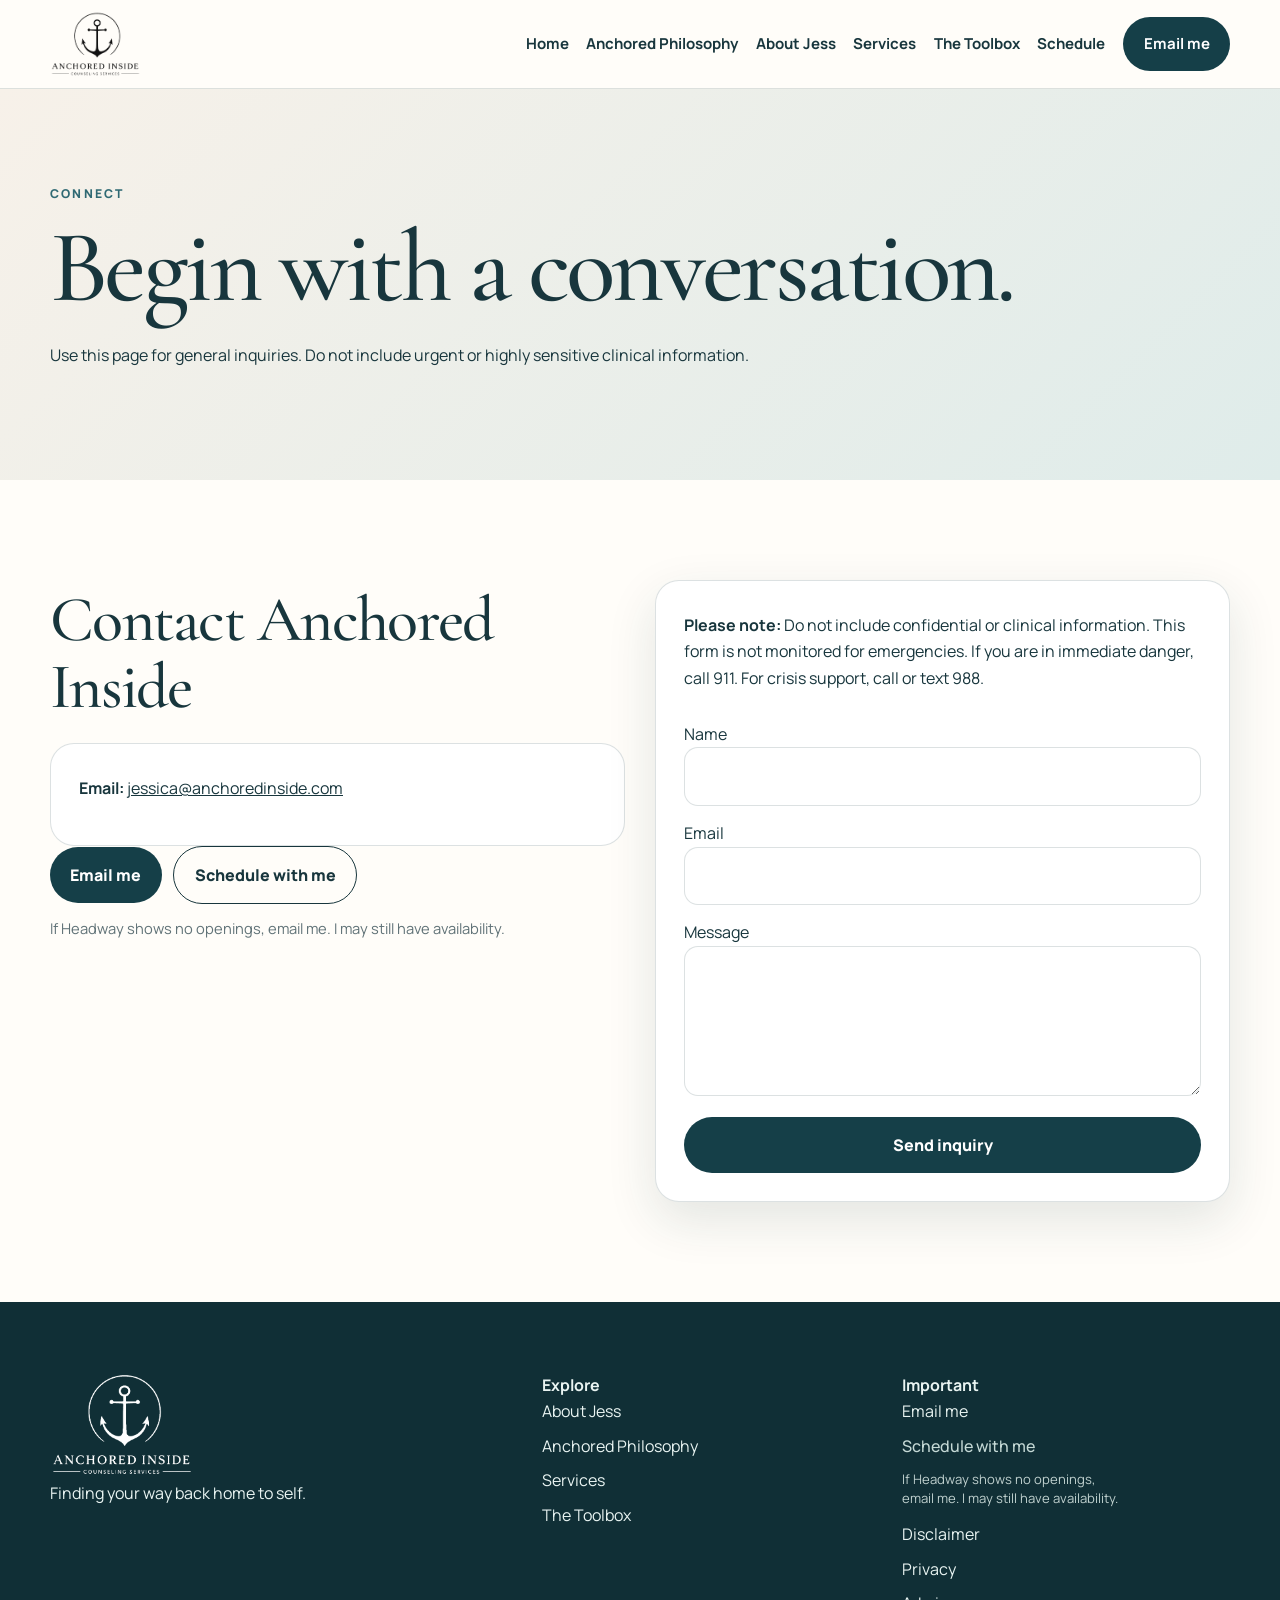
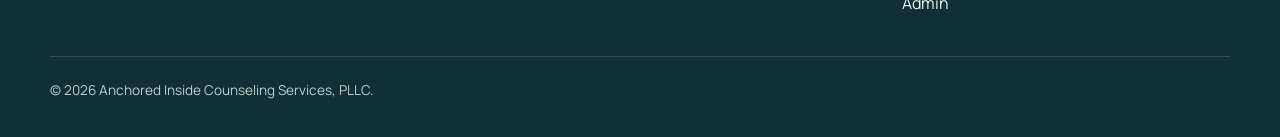
<file: contact.html>
<!doctype html><html lang='en'><head><title>Contact | Anchored Inside</title><meta charset="utf-8">
<meta name="viewport" content="width=device-width, initial-scale=1">
<link rel="icon" href="assets/images/favicon.png">
<link rel="manifest" href="/manifest.webmanifest">
<meta name="theme-color" content="#153f48">
<meta name="mobile-web-app-capable" content="yes">
<meta name="apple-mobile-web-app-capable" content="yes">
<meta name="apple-mobile-web-app-status-bar-style" content="default">
<meta name="apple-mobile-web-app-title" content="Anchored Inside">
<link rel="apple-touch-icon" href="/assets/icons/apple-touch-icon.png">
<link rel="preconnect" href="https://fonts.googleapis.com">
<link rel="preconnect" href="https://fonts.gstatic.com" crossorigin>
<link href="https://fonts.googleapis.com/css2?family=Cormorant+Garamond:ital,wght@0,300;0,400;0,500;0,600;0,700;1,400;1,500;1,600&family=Manrope:wght@400;500;600;700;800&display=swap" rel="stylesheet">
<link rel="stylesheet" href="assets/css/styles.css?v=61-img"></head><body><header class="site-header"><div class="container nav-wrap">
<a href="index.html"><img class="logo" src="assets/images/anchored-inside-logo.png" alt="Anchored Inside Counseling Services"></a>
<button class="nav-toggle" aria-expanded="false">Menu</button>
<nav class="nav">
<a href="index.html">Home</a>
        <a href="philosophy.html">Anchored Philosophy</a>
        <a href="about.html">About Jess</a>
<a href="services.html">Services</a><a href="resources.html">The Toolbox</a>
<a href="https://care.headway.co/providers/jessica-prosser-2" target="_blank" rel="noopener">Schedule</a>
<a class="btn btn-primary" href="contact.html#inquiry" aria-current="page">Email me</a>
</nav></div></header><main>
<section class="page-hero"><div class="container"><div class="eyebrow">Connect</div><h1>Begin with a conversation.</h1><p>Use this page for general inquiries. Do not include urgent or highly sensitive clinical information.</p></div></section>
<section class="section" id="inquiry"><div class="container contact-grid"><div><h2>Contact Anchored Inside</h2><div class="card card-flat"><p><strong>Email:</strong> <a href="mailto:jessica@anchoredinside.com">jessica@anchoredinside.com</a></p></div><div class="cta-pair"><div class="cta-pair__actions"><a class="btn btn-primary" href="#contact-form">Email me</a><a class="btn btn-secondary" href="https://care.headway.co/providers/jessica-prosser-2" target="_blank" rel="noopener">Schedule with me</a></div><p class="cta-pair__note">If Headway shows no openings, email me. I may still have availability.</p></div></div>
<form id="contact-form" name="contact" class="card"><p><strong>Please note:</strong> Do not include confidential or clinical information. This form is not monitored for emergencies. If you are in immediate danger, call 911. For crisis support, call or text 988.</p><label>Name<input class="field" name="name" required></label><label>Email<input class="field" type="email" name="email" required></label><label>Message<textarea class="field" name="message" required></textarea></label><button class="btn btn-primary" type="submit">Send inquiry</button></form></div></section>
</main><footer><div class="container"><div class="footer-grid">
<div><img class="footer-logo" src="assets/images/anchored-inside-logo-white.png" alt="Anchored Inside"><p>Finding your way back home to self.</p></div>
<div><strong>Explore</strong><div class="footer-links"><a href="about.html">About Jess</a><a href="philosophy.html">Anchored Philosophy</a><a href="services.html">Services</a><a href="resources.html">The Toolbox</a></div></div>
<div><strong>Important</strong><div class="footer-links"><a href="contact.html#inquiry">Email me</a><a class="schedule-link" href="https://care.headway.co/providers/jessica-prosser-2" target="_blank" rel="noopener">Schedule with me</a><p class="footer-schedule-note">If Headway shows no openings, email me. I may still have availability.</p><a href="disclaimer.html">Disclaimer</a><a href="privacy.html">Privacy</a><a href="/admin/">Admin</a></div></div>
</div><div class="footer-bottom">© 2026 Anchored Inside Counseling Services, PLLC.</div></div></footer>
<script src="assets/app.js?v=20261105-pdfreader2"></script><script>
document.querySelector('form[name="contact"]').addEventListener('submit', function (event) {
  event.preventDefault();
  const form = new FormData(event.currentTarget);
  const name = form.get('name');
  const email = form.get('email');
  const message = form.get('message');
  const subject = `Website inquiry from ${name}`;
  const body = `Name: ${name}\nEmail: ${email}\n\nMessage:\n${message}`;
  window.location.href = `mailto:jessica@anchoredinside.com?subject=${encodeURIComponent(subject)}&body=${encodeURIComponent(body)}`;
});
</script></body></html>
</file>
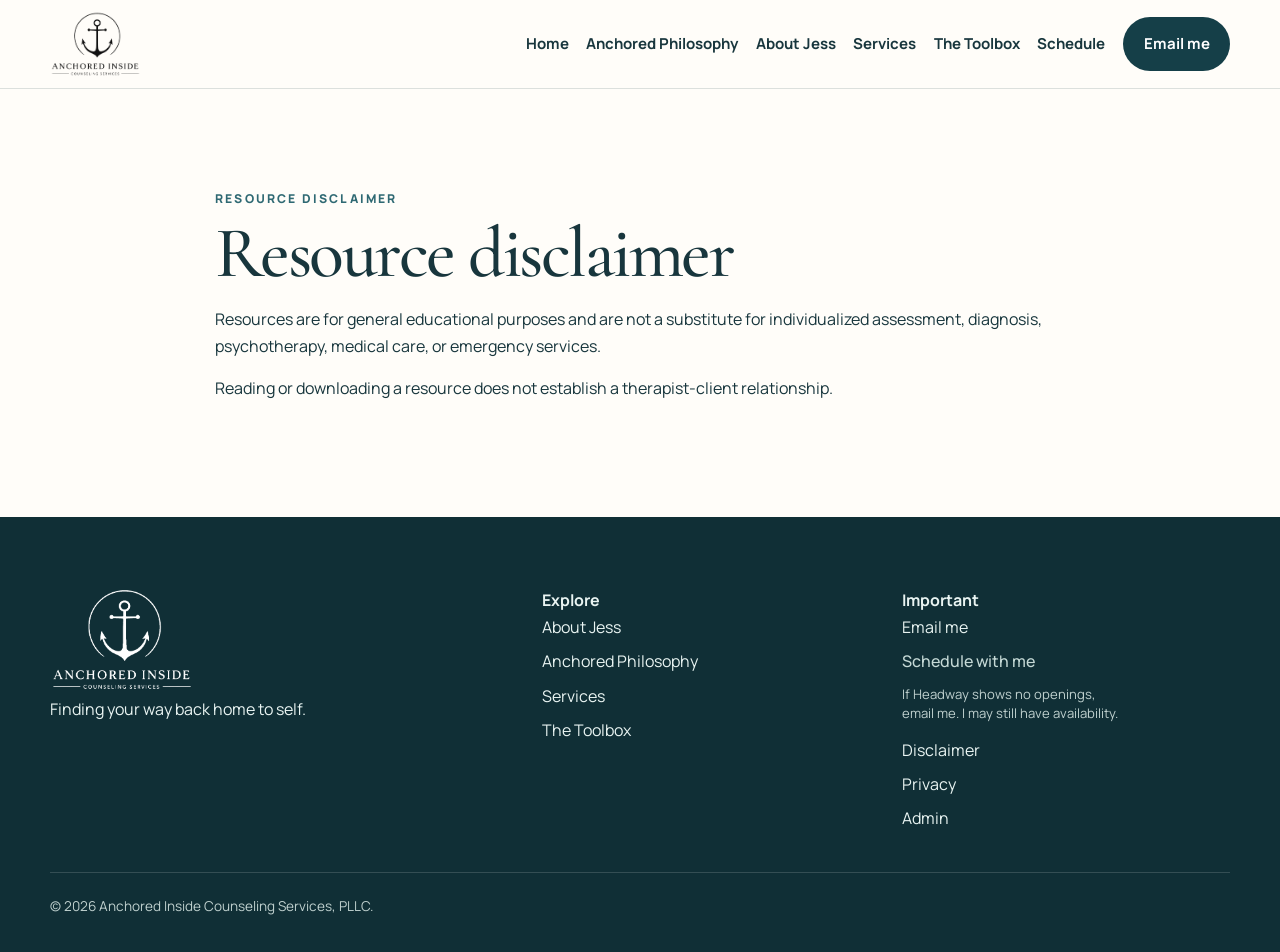
<file: disclaimer.html>
<!doctype html><html lang='en'><head><title>Disclaimer | Anchored Inside</title><meta charset="utf-8">
<meta name="viewport" content="width=device-width, initial-scale=1">
<link rel="icon" href="assets/images/favicon.png">
<link rel="manifest" href="/manifest.webmanifest">
<meta name="theme-color" content="#153f48">
<meta name="mobile-web-app-capable" content="yes">
<meta name="apple-mobile-web-app-capable" content="yes">
<meta name="apple-mobile-web-app-status-bar-style" content="default">
<meta name="apple-mobile-web-app-title" content="Anchored Inside">
<link rel="apple-touch-icon" href="/assets/icons/apple-touch-icon.png">
<link rel="preconnect" href="https://fonts.googleapis.com">
<link rel="preconnect" href="https://fonts.gstatic.com" crossorigin>
<link href="https://fonts.googleapis.com/css2?family=Cormorant+Garamond:ital,wght@0,300;0,400;0,500;0,600;0,700;1,400;1,500;1,600&family=Manrope:wght@400;500;600;700;800&display=swap" rel="stylesheet">
<link rel="stylesheet" href="assets/css/styles.css?v=61-img"></head><body><header class="site-header"><div class="container nav-wrap">
<a href="index.html"><img class="logo" src="assets/images/anchored-inside-logo.png" alt="Anchored Inside Counseling Services"></a>
<button class="nav-toggle" aria-expanded="false">Menu</button>
<nav class="nav">
<a href="index.html">Home</a>
        <a href="philosophy.html">Anchored Philosophy</a>
        <a href="about.html">About Jess</a>
<a href="services.html">Services</a><a href="resources.html">The Toolbox</a>
<a href="https://care.headway.co/providers/jessica-prosser-2" target="_blank" rel="noopener">Schedule</a>
<a class="btn btn-primary" href="contact.html#inquiry">Email me</a>
</nav></div></header><main><section class='section'><div class='container' style='max-width:850px'><div class='eyebrow'>Resource disclaimer</div><h1 style='font-size:4.5rem'>Resource disclaimer</h1><p>Resources are for general educational purposes and are not a substitute for individualized assessment, diagnosis, psychotherapy, medical care, or emergency services.</p><p>Reading or downloading a resource does not establish a therapist-client relationship.</p></div></section></main><footer><div class="container"><div class="footer-grid">
<div><img class="footer-logo" src="assets/images/anchored-inside-logo-white.png" alt="Anchored Inside"><p>Finding your way back home to self.</p></div>
<div><strong>Explore</strong><div class="footer-links"><a href="about.html">About Jess</a><a href="philosophy.html">Anchored Philosophy</a><a href="services.html">Services</a><a href="resources.html">The Toolbox</a></div></div>
<div><strong>Important</strong><div class="footer-links"><a href="contact.html#inquiry">Email me</a><a class="schedule-link" href="https://care.headway.co/providers/jessica-prosser-2" target="_blank" rel="noopener">Schedule with me</a><p class="footer-schedule-note">If Headway shows no openings, email me. I may still have availability.</p><a href="disclaimer.html">Disclaimer</a><a href="privacy.html">Privacy</a><a href="/admin/">Admin</a></div></div>
</div><div class="footer-bottom">© 2026 Anchored Inside Counseling Services, PLLC.</div></div></footer>
<script src="assets/app.js?v=20261105-pdfreader2"></script></body></html>
</file>
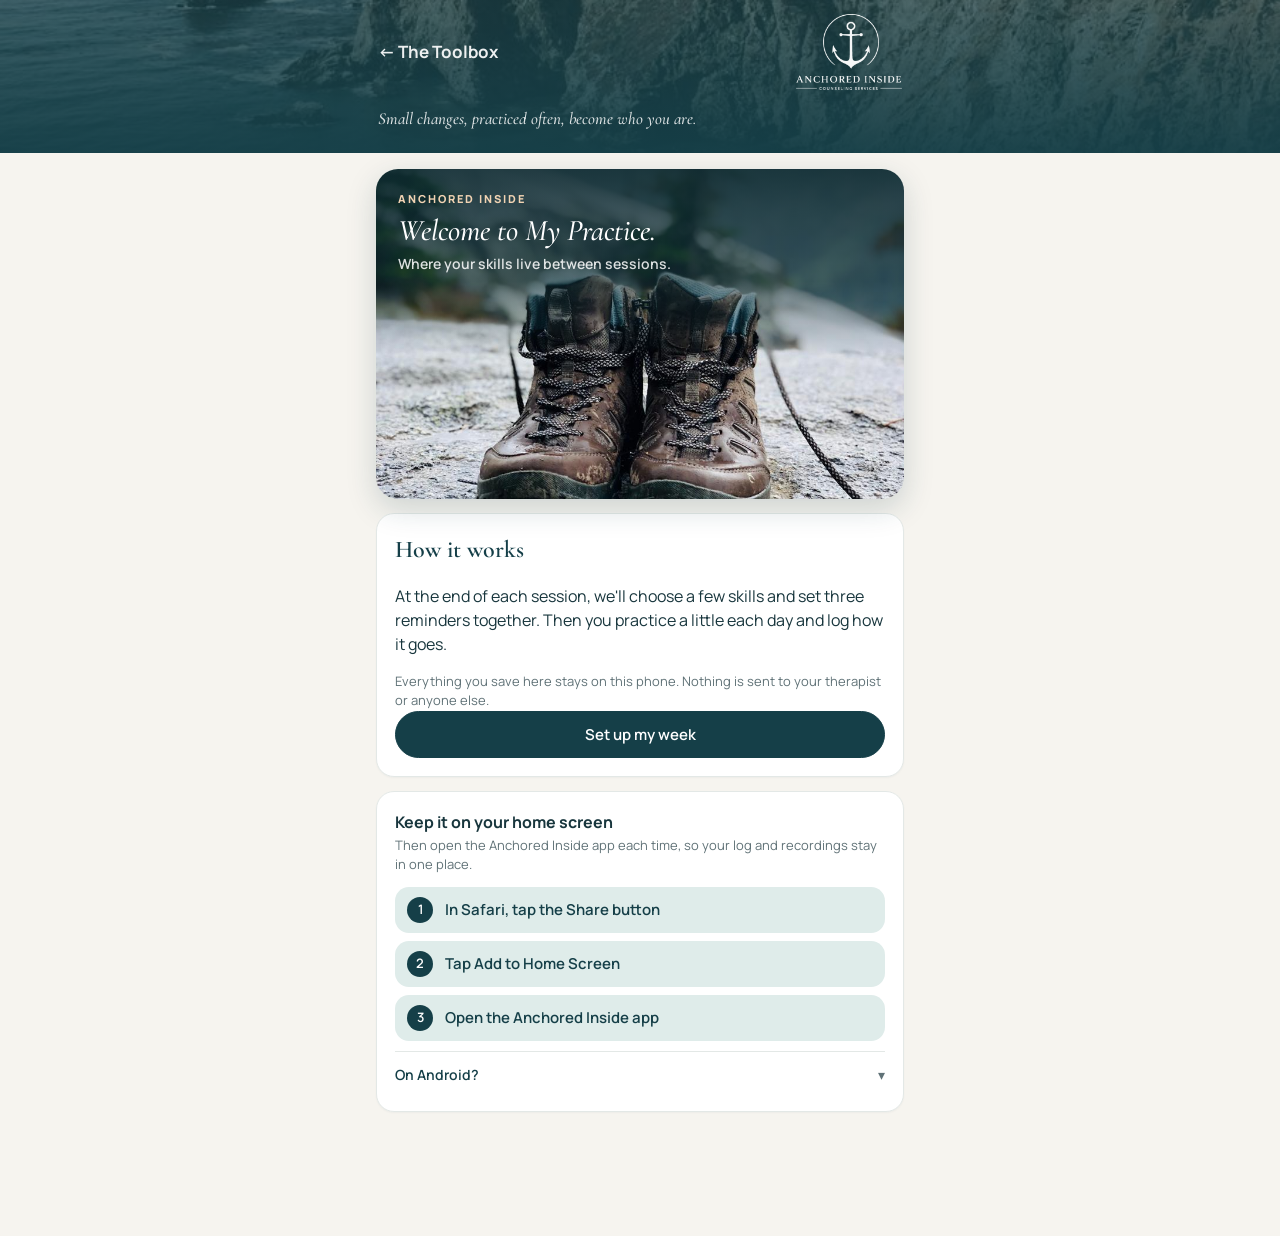
<file: practice.html>
<!DOCTYPE html>
<html lang="en">
<head>
<meta charset="utf-8">
<meta name="viewport" content="width=device-width, initial-scale=1, viewport-fit=cover">
<title>My Practice | Anchored Inside</title>
<meta name="theme-color" content="#153f48">
<meta name="apple-mobile-web-app-capable" content="yes">
<meta name="mobile-web-app-capable" content="yes">
<meta name="apple-mobile-web-app-title" content="Anchored Inside">
<meta name="apple-mobile-web-app-status-bar-style" content="default">
<meta name="robots" content="noindex">
<link rel="apple-touch-icon" href="/assets/icons/apple-touch-icon.png">
<link rel="manifest" href="/manifest-practice.webmanifest">
<script>try{sessionStorage.setItem('anchoredAppLaunched','1')}catch(e){}</script>
<link rel="icon" type="image/png" sizes="192x192" href="/assets/icons/icon-192.png">
<link rel="preconnect" href="https://fonts.googleapis.com">
<link rel="preconnect" href="https://fonts.gstatic.com" crossorigin>
<link href="https://fonts.googleapis.com/css2?family=Cormorant+Garamond:ital,wght@0,500;0,600;1,500;1,600&family=Manrope:wght@400;500;600;700&display=swap" rel="stylesheet">

<!--
  =====================================================================
  MEDITATION LIBRARY  (edit this list to add or remove meditations)
  ---------------------------------------------------------------------
  One line per meditation:  title, length, topic, link
  - Your own recordings: upload the MP3 to /assets/audio/ and use that path.
  - YouTube: paste the share link. It plays inside the page.
  - Other sites (Insight Timer, Spotify, SoundCloud): paste the link.
    It opens in that app.
  Only link to other people's meditations. Do not re-upload their audio.
  =====================================================================
-->
<script>
const MEDITATIONS = [
  { title: "Guided breathing for intense anxiety", length: "3 min 30 sec", topic: "Anxiety", link: "https://youtu.be/8Ffhv3-8Sjw" },
  { title: "Meditation for Managing Panic Attacks", length: "9 min 37 sec", topic: "Panic attacks", link: "https://www.youtube.com/watch?v=P3uFPd7eDTs" },
  // { title: "Calm place",         length: "5 min",  topic: "Grounding", link: "/assets/audio/calm-place.mp3" },
  // { title: "Container practice", length: "4 min",  topic: "EMDR",      link: "/assets/audio/container.mp3" },
  // { title: "Body scan for sleep", length: "10 min", topic: "Sleep",     link: "https://insighttimer.com/..." },
];
function allMeds(){ return MEDITATIONS.concat(((typeof S!=="undefined"&&S&&S.myMeds)||[]).map(m=>Object.assign({topic:"My meditations",mine:true},m))); }
</script>

<style>
:root{--ink:#153f48;--ink2:#2f6973;--bg:#f6f4ef;--card:#fff;--line:#e3e8e6;--soft:#dfecea;--sand:#f3e9dc;--sandink:#6b4a32;--blush:#f6e7e0;--blushink:#7a3f2a;--mut:#607277;--txt:#18363d;--ok:#2f6973;--okbg:#dfecea;--warm:#9c6c4c;--warmbg:#f6e7e0;--r:18px}
*{box-sizing:border-box}
html{background:#153f48}
html,body{margin:0;color:var(--txt);font-family:Manrope,system-ui,-apple-system,sans-serif;font-size:16px;line-height:1.5;-webkit-text-size-adjust:100%}
body{background:var(--bg);min-height:100vh;min-height:100dvh;padding:env(safe-area-inset-top) 0 env(safe-area-inset-bottom)}
.wrap{max-width:560px;margin:0 auto;padding:16px 16px 110px}
h1,h2{font-family:"Cormorant Garamond",Georgia,serif;font-weight:600;color:var(--ink);margin:0}
h1{font-size:32px;line-height:1.1}
h2{font-size:24px;margin-bottom:4px}
.backlink{display:inline-block;font-size:14px;font-weight:600;color:var(--ink);text-decoration:none;margin:0 0 10px}
.eyebrow{font-size:12px;letter-spacing:.14em;text-transform:uppercase;color:var(--mut);font-weight:600}
.sub{color:var(--mut);font-size:14px;margin:2px 0 0}
.card{background:var(--card);border:1px solid var(--line);border-radius:var(--r);padding:18px;margin:0 0 14px;box-shadow:0 1px 2px rgba(21,63,72,.04)}
.btn{appearance:none;border:1px solid var(--ink);background:var(--card);color:var(--ink);border-radius:999px;padding:12px 18px;font:600 15px Manrope,sans-serif;cursor:pointer;display:inline-flex;align-items:center;justify-content:center;gap:8px;min-height:46px}
.btn.solid{background:var(--ink);color:#fff}
.btn.block{width:100%}
.btn.small{padding:8px 14px;min-height:38px;font-size:14px}
.btn.ghost{border-color:var(--line)}
.btn.rec{background:var(--warm);border-color:var(--warm);color:#fff}
.btn.solid:active,.btn.clay:active{opacity:.92}
.btn:active{transform:scale(.98)}
.row{display:flex;gap:10px;align-items:center}
.row.wrapr{flex-wrap:wrap}
.chip{display:inline-flex;align-items:center;gap:6px;background:var(--soft);color:var(--ink);border-radius:999px;padding:6px 12px;font-size:14px;margin:0 6px 8px 0}
.week{display:flex;justify-content:space-between;margin-top:10px}
.day{flex:1;text-align:center;font-size:12px;color:var(--mut)}
.dot{width:34px;height:34px;border-radius:50%;margin:0 auto 4px;border:1.5px solid var(--line);display:flex;align-items:center;justify-content:center;font-weight:700;color:var(--ok);font-size:13px}
.dot.on{background:var(--okbg);border-color:var(--ok)}
.dot.today{border-color:var(--ink)}
.dot.plan{border-style:dashed;border-color:var(--warm)}
.dot.plan::after{content:'';}
.dot.med{background:var(--sand);border-color:#b08a5c;color:var(--sandink)}
.dot.both{background:linear-gradient(135deg,var(--okbg) 50%,var(--sand) 50%);border-color:var(--ok)}
.legend{display:flex;gap:14px;flex-wrap:wrap;justify-content:center;margin-top:12px;font-size:12px;color:var(--mut)}
.legend span{display:inline-flex;align-items:center;gap:6px}
.legend i{width:12px;height:12px;border-radius:50%;display:inline-block}
.lg-s{background:var(--okbg);border:1.5px solid var(--ok)} .lg-m{background:var(--sand);border:1.5px solid #b08a5c} .lg-r{border:1.5px dashed var(--warm)}
.stats{display:grid;grid-template-columns:repeat(3,1fr);gap:8px;margin:12px 0 4px}
.stat{position:relative;border-radius:14px;padding:14px 12px 12px;text-align:left;background:#fff;border:1px solid var(--line);overflow:hidden}
.stat::before{content:"";position:absolute;left:0;top:0;right:0;height:3px;background:var(--acc)}
.stat b{display:block;font-family:Manrope,system-ui,sans-serif;font-variant-numeric:lining-nums tabular-nums;font-size:26px;line-height:1;font-weight:700;letter-spacing:-.02em;color:var(--acc)}
.stat small{display:block;font-size:12px;line-height:1.25;margin-top:8px;font-weight:600;color:var(--mut)}
.stat.s1{--acc:var(--ink2)} .stat.s2{--acc:#9a7448} .stat.s3{--acc:var(--warm)}
.statline{margin:10px 0 0;font-family:"Cormorant Garamond",Georgia,serif;font-style:italic;font-size:19px;color:var(--ink);line-height:1.3}
.sumhead{border:0;color:#fff;background:linear-gradient(180deg,rgba(21,63,72,.86),rgba(21,63,72,.95)),url(assets/images/practice-header.jpg) center 40%/cover,var(--ink)}
.sumhead .eyebrow{color:rgba(255,255,255,.72)}
.sumhead h2{color:#fff}
.sumhead .stat{background:rgba(255,255,255,.1);border-color:rgba(255,255,255,.16)}
.sumhead .stat b{color:#fff}
.sumhead .stat small{color:rgba(255,255,255,.75)}
.sumhead .stat.s1{--acc:#9fd0c8} .sumhead .stat.s2{--acc:#e3c79f} .sumhead .stat.s3{--acc:#e8b49c}
.sumhead .statline{color:#f3e9dc}
@media print{.sumhead{background:#fff!important;color:var(--ink)}.sumhead h2,.sumhead .stat b{color:var(--ink)}.sumhead .eyebrow,.sumhead .stat small,.sumhead .statline{color:var(--mut)}.sumhead .stat{border-color:var(--line)}}
.sumhead h2{font-size:30px}
.slog{border-left:4px solid var(--ok);background:#fff;border-radius:10px;padding:8px 12px;margin-top:8px;border-top:1px solid var(--line);border-right:1px solid var(--line);border-bottom:1px solid var(--line)}
.slog.m{border-left-color:#b08a5c}
.slog .top{display:flex;justify-content:space-between;gap:8px}
.slog .n{font-size:13px;color:var(--mut)}
.chips2{display:flex;flex-wrap:wrap;gap:6px;margin-top:8px}
.chips2 span{background:var(--soft);color:var(--ink);border-radius:999px;padding:5px 11px;font-size:13px;font-weight:600}
.chips2 span.m{background:var(--sand);color:var(--sandink)}
.introrow{display:flex;gap:14px;align-items:flex-start}
.introicon{width:44px;height:44px;border-radius:14px;display:flex;align-items:center;justify-content:center;flex:none;background:var(--soft);color:var(--ink2)}
.introicon svg{width:24px;height:24px}
.introrow h3{font-family:"Cormorant Garamond",Georgia,serif;font-weight:600;font-size:23px;line-height:1.15;margin:2px 0 4px;color:var(--ink)}
.introrow p{margin:0;font-size:14px;color:var(--mut)}
.firstcard{position:relative;min-height:236px;border-radius:22px;overflow:hidden;margin:0 0 14px;box-shadow:0 10px 30px rgba(21,63,72,.16);
  background:linear-gradient(100deg,rgba(255,250,243,.94) 0%,rgba(255,250,243,.72) 38%,rgba(255,250,243,0) 66%),url(assets/images/practice-week-begins.jpg) center 70%/cover no-repeat,#f3e9dc}
.firstcard::after{content:"";position:absolute;inset:0;border-radius:22px;box-shadow:inset 0 0 0 1px rgba(255,255,255,.5);pointer-events:none}
.fc-copy{position:relative;padding:24px 22px;max-width:60%}
.fc-eyebrow{font-size:11px;letter-spacing:.18em;text-transform:uppercase;font-weight:800;color:var(--warm)}
.fc-copy h3{font-family:"Cormorant Garamond",Georgia,serif;font-style:italic;font-weight:500;font-size:29px;line-height:1.05;color:var(--ink);margin:10px 0 12px}
.fc-copy p{margin:0;font-size:14px;color:var(--ink2);font-weight:600}
.fc-copy p::before{content:"";display:block;width:34px;height:2px;background:var(--warm);border-radius:2px;margin-bottom:10px;opacity:.8}
.tdrop{border-left:5px solid var(--tc,var(--ink2))}
.tdrop summary .tico{width:30px;height:30px;border-radius:10px;display:inline-flex;align-items:center;justify-content:center;margin-right:10px;background:var(--tcbg,var(--soft));color:var(--tc,var(--ink2));flex:none}
.tdrop summary .tico svg{width:17px;height:17px}
.tdrop summary>span:first-child{display:flex;align-items:center}
.tc0{--tc:#2f6973;--tcbg:#dfecea} .tc1{--tc:#9c6c4c;--tcbg:#f6e7e0} .tc2{--tc:#8a6a3f;--tcbg:#f3e9dc} .tc3{--tc:#4f6f8f;--tcbg:#e3ebf3} .tc4{--tc:#5e7a5a;--tcbg:#e6efe2}
.medby{font-size:12px;color:var(--mut)}
.su-skill{flex-wrap:wrap}
#setup .su-skill input{flex:1 1 calc(100% - 40px)}
.mseg{display:flex;margin:6px 0 6px 38px;background:var(--bg);border:1px solid var(--line);border-radius:999px;padding:3px;gap:2px}
.mseg button{border:0;background:none;border-radius:999px;padding:6px 12px;font:700 12.5px Manrope,sans-serif;color:var(--mut);cursor:pointer;white-space:nowrap}
.mseg[aria-pressed="false"] .ms-s{background:#fff;color:var(--ink);box-shadow:0 1px 4px rgba(21,63,72,.14)}
.mseg[aria-pressed="true"] .ms-m{background:var(--blush);color:var(--blushink);box-shadow:0 1px 4px rgba(122,63,42,.14)}
.su-hint{margin:6px 0 0;font-size:12.5px;color:var(--blushink)}
.recmeta{display:flex;align-items:center;gap:8px;font-size:13px;color:var(--mut);font-weight:600;margin:4px 0 6px}
.newtag{background:var(--warm);color:#fff;border-radius:999px;font-size:10.5px;letter-spacing:.1em;text-transform:uppercase;font-weight:800;padding:3px 8px}
.welcomehero{position:relative;min-height:330px;border-radius:22px;overflow:hidden;margin:0 0 14px;display:flex;flex-direction:column;justify-content:flex-start;padding:22px;box-shadow:0 10px 30px rgba(21,63,72,.18);
  background:linear-gradient(180deg,rgba(14,42,48,.9) 0%,rgba(14,42,48,.6) 34%,rgba(14,42,48,0) 56%),url(assets/images/practice-welcome-boots.jpg) center 70%/cover no-repeat,var(--ink)}
.welcomehero h3{font-family:"Cormorant Garamond",Georgia,serif;font-style:italic;font-weight:500;font-size:30px;line-height:1.05;color:#fff;margin:8px 0 6px}
.topband h1 .gold{color:#e8c98a}
.topband h1 .hq{display:block;font-style:italic;font-weight:500;font-size:min(17px,4vw);line-height:1.35;letter-spacing:0;color:rgba(255,255,255,.85);max-width:100%;white-space:nowrap}
.topband h1:has(.hq){margin:18px 0 0}
.welcomehero .wh-title{font-family:"Cormorant Garamond",Georgia,serif;font-weight:600;font-size:31px;line-height:1.08;color:#fff;margin:0 0 8px;letter-spacing:-.01em}
.welcomehero .wh-quote{font-family:"Cormorant Garamond",Georgia,serif;font-style:italic;font-weight:500;font-size:26px!important;line-height:1.2;color:#fff!important;max-width:94%}
.welcomehero p{margin:0;color:rgba(255,255,255,.85);font-size:14px;font-weight:600}
.sug{border:1px solid var(--line);border-radius:14px;background:#fff;margin:6px 0 4px;overflow:auto;max-height:330px;-webkit-overflow-scrolling:touch;box-shadow:0 6px 18px rgba(21,63,72,.08)}
.sug-h{font-size:10.5px;letter-spacing:.14em;text-transform:uppercase;font-weight:800;color:var(--mut);padding:10px 14px 4px}
.sug-i{display:flex;align-items:baseline;justify-content:space-between;gap:10px;width:100%;text-align:left;background:none;border:0;border-top:1px solid var(--line);padding:11px 14px;font:inherit;cursor:pointer;color:var(--txt)}
.sug-h+.sug-i,.sug-i:first-child{border-top:0}
.sug-i b{font-size:15px;font-weight:600;color:var(--ink)}
.sug-i small{font-size:10.5px;letter-spacing:.1em;text-transform:uppercase;font-weight:700;color:var(--ink2);flex:none}
.sug-i:active,.sug-i:hover{background:#f4f9f8}
.lenrow{display:flex;align-items:center;justify-content:space-between;gap:10px;flex-wrap:wrap;margin-top:12px;font-size:14px;font-weight:700;color:var(--ink)}
.lenseg{margin-top:0;background:#fff;flex:none}
.lenseg button{flex:none;white-space:nowrap;padding:8px 14px}
.sumhead .wksplit{color:#e3c79f}
.week.two{flex-wrap:wrap;row-gap:6px}
.week.two .day{flex:0 0 calc(100%/7)}
.wkhead{flex:0 0 100%;font-size:10.5px;letter-spacing:.14em;text-transform:uppercase;font-weight:800;color:var(--mut);margin-top:6px}
.wksplit{margin:4px 0 0;font-size:13px;font-weight:700;color:var(--ink2)}
.halfcard{border-left:4px solid var(--warm)}
.halfcard h3{font-family:"Cormorant Garamond",Georgia,serif;font-style:italic;font-weight:600;font-size:24px;margin:4px 0;color:var(--ink)}
.halfcard p{margin:0;font-size:14px;color:var(--mut)}
.mom-intro{background:var(--blush);color:var(--blushink);border-radius:12px;padding:10px 12px;font-size:14px;margin:4px 0 2px}
.mom-missed{display:flex;gap:10px;align-items:flex-start;font-size:14px;margin:10px 0 0;color:var(--txt)}
.mom-missed input{width:20px;height:20px;margin-top:1px;accent-color:var(--warm);flex:none}
.dot.mom{background:var(--blush);border-color:var(--warm);color:var(--blushink)}
.lg-o{background:var(--blush);border:1.5px solid var(--warm)}
.slog.mo{border-left-color:var(--warm)}
.slog .mrow{font-size:14px;margin-top:4px}
.slog .mrow span{display:block;font-size:11px;letter-spacing:.1em;text-transform:uppercase;font-weight:800;color:var(--blushink)}
.chips2 span.o{background:var(--blush);color:var(--blushink)}
.seg{display:flex;background:var(--bg);border:1px solid var(--line);border-radius:999px;padding:3px;margin-top:8px}
.seg button{flex:1;border:0;background:none;border-radius:999px;padding:9px 8px;font:700 13px Manrope,sans-serif;color:var(--mut);cursor:pointer}
.seg button.sel{background:#fff;color:var(--ink);box-shadow:0 1px 4px rgba(21,63,72,.15)}
.unpl{font-style:normal;font-size:10.5px;letter-spacing:.08em;text-transform:uppercase;background:var(--warm);color:#fff;border-radius:999px;padding:2px 7px;margin-left:6px;vertical-align:2px}
.addmed{margin-top:12px}
.addmed>summary{font-weight:700;color:var(--ink)}
.addmed .plus{width:24px;height:24px;border-radius:50%;background:var(--soft);color:var(--ink);display:inline-flex;align-items:center;justify-content:center;font-weight:800}
#weekMeds .rmmine{display:none}
.rmmine{background:none;border:1px solid var(--line);border-radius:999px;color:#a3332b;font:600 12px Manrope,sans-serif;padding:5px 10px;margin-left:6px;cursor:pointer;flex:none}
.srow{display:flex;align-items:center;gap:12px;width:100%;text-align:left;background:#fff;border:1.5px solid var(--line);border-radius:14px;padding:10px 12px;margin:0 0 8px;cursor:pointer;font:inherit;color:var(--txt);transition:border-color .15s,background .15s}
.srow .sic{width:36px;height:36px;border-radius:11px;display:flex;align-items:center;justify-content:center;flex:none}
.srow .sic svg{width:19px;height:19px}
.srow .stx{flex:1;min-width:0}
.srow .stx b{display:block;font-size:15px;font-weight:700;color:var(--ink);line-height:1.25}
.srow .stx small{display:block;font-size:12px;color:var(--mut);margin-top:1px}
.srow .sck{width:22px;height:22px;border-radius:50%;border:1.5px solid var(--line);flex:none;position:relative}
.srow.sel{border-color:var(--ink2);background:#f4f9f8}
.srow.sel .sck{background:var(--ink2);border-color:var(--ink2)}
.srow.sel .sck::after{content:"";position:absolute;left:7px;top:3px;width:5px;height:10px;border:solid #fff;border-width:0 2px 2px 0;transform:rotate(45deg)}
.k-s .sic{background:var(--soft);color:var(--ink2)} .k-m .sic{background:var(--sand);color:#9a7448} .k-o .sic{background:var(--blush);color:var(--warm)}
.k-x{border-style:dashed} .k-x .sic{background:var(--bg);color:var(--mut)}
.pick{border:1.5px solid var(--line);background:var(--card);border-radius:999px;padding:9px 14px;font:500 14px Manrope,sans-serif;margin:0 8px 8px 0;color:var(--txt);cursor:pointer}
.pick.sel{border-color:var(--ink);background:var(--soft);color:var(--ink);font-weight:700}
label.f{display:block;font-size:14px;font-weight:600;margin:12px 0 6px;color:var(--ink)}
input[type=text],input[type=url],input[type=time],input[type=date],textarea{width:100%;font:16px Manrope,sans-serif;padding:11px 12px;border:1px solid var(--line);border-radius:10px;background:#fff;color:var(--txt)}
textarea{min-height:64px;resize:vertical}
input[type=range]{width:100%;accent-color:var(--ink);height:32px}
.scale{display:flex;justify-content:space-between;font-size:12px;color:var(--mut);margin-top:-4px}
.big{font-family:"Cormorant Garamond",serif;font-size:28px;color:var(--ink);font-weight:600;min-width:32px;text-align:right}
.med{display:flex;align-items:center;gap:12px;padding:12px 0;border-top:1px solid var(--line)}
.med:first-child{border-top:0}
.med .t{flex:1;min-width:0}
.med .t b{display:block;font-weight:600}
.med .t span{font-size:13px;color:var(--mut)}
.star{background:none;border:0;font-size:24px;line-height:1;color:#c9cfcd;cursor:pointer;padding:6px}
.star.on{color:var(--warm)}
.play{width:44px;height:44px;border-radius:50%;border:0;background:var(--ink);color:#fff;font-size:16px;cursor:pointer;flex:none}
.embed{position:relative;padding-top:56.25%;border-radius:10px;overflow:hidden;margin:4px 0 8px;background:#000}
.embed iframe{position:absolute;inset:0;width:100%;height:100%;border:0}
audio{width:100%;margin:6px 0}
.log{border-top:1px solid var(--line);padding:10px 0;font-size:14px}
.log:first-child{border-top:0}
.log .top{display:flex;justify-content:space-between;gap:8px}
.log .n{color:var(--mut)}
.x{background:none;border:0;color:var(--mut);font-size:13px;cursor:pointer;padding:2px 0 0;text-decoration:underline}
.note{font-size:13px;color:var(--mut);margin:8px 0 0}
.ok{color:var(--ok);font-weight:600;font-size:14px;min-height:20px;margin:8px 0 0}
.err{color:#a3332b;font-size:14px;margin:6px 0 0;min-height:0}
.safety{background:var(--warmbg);border-left:3px solid var(--warm);border-radius:0 10px 10px 0;padding:12px 14px;font-size:14px}
.hidden{display:none!important}
.timer{font-variant-numeric:tabular-nums;font-weight:700;color:var(--warm)}
details summary{cursor:pointer;font-weight:600;color:var(--ink);padding:6px 0}
.libdrop>summary{list-style:none;display:flex;align-items:center;gap:10px;cursor:pointer}
.libdrop>summary::-webkit-details-marker{display:none}
.libdrop>summary::after{content:'▾';display:inline-block;color:var(--mut);transition:transform .15s}
.libdrop[open]>summary::after{transform:rotate(180deg)}
.libdrop .tcount{margin-left:auto;font-size:13px;color:var(--mut)}
.tdrop{border:1px solid var(--line);border-radius:12px;margin:8px 0;padding:0 14px;background:#fff}
.tdrop summary{list-style:none;display:flex;justify-content:space-between;align-items:center;padding:14px 0;cursor:pointer;font-weight:700;color:var(--ink)}
.tdrop summary::-webkit-details-marker{display:none}
.tdrop summary::after{content:'▾';display:inline-block;margin-left:10px;color:var(--mut);transition:transform .15s}
.tdrop[open] summary::after{transform:rotate(180deg)}
.tdrop .tcount{margin-left:auto;font-weight:500;font-size:13px;color:var(--mut)}
.tdrop[open]{padding-bottom:6px}
.topic{font-size:12px;letter-spacing:.12em;text-transform:uppercase;color:var(--mut);font-weight:700;margin:14px 0 2px}
.hr{height:1px;background:var(--line);margin:14px 0}
.checkin{background:var(--soft);border-radius:12px;padding:12px 14px;margin:8px 0 12px}
.checkin b{color:var(--ink)}
.topband{position:relative;color:#fff;padding:calc(env(safe-area-inset-top) + 14px) 0 22px;background:linear-gradient(180deg,rgba(21,63,72,.70) 0%,rgba(21,63,72,.84) 55%,rgba(21,63,72,.96) 100%),url(assets/images/practice-header.jpg) center 40%/cover no-repeat,var(--ink)}
.tagline{font-family:"Cormorant Garamond",Georgia,serif;font-style:italic;font-weight:500;font-size:19px;line-height:1.3;color:#f3e9dc;margin:8px 0 0;opacity:.95}
.topband-in{max-width:560px;margin:0 auto;padding:0 18px}
.tb-row{display:flex;justify-content:space-between;align-items:center;gap:10px}
.topband .backlink{color:#fff;opacity:.92;margin:0;font-size:17px;font-weight:700}
.tb-brand{display:flex;align-items:center;gap:7px;font-size:11px;letter-spacing:.14em;text-transform:uppercase;opacity:.8;font-weight:600}
.tb-logo{height:76px;width:auto;display:block;opacity:.96;filter:drop-shadow(0 2px 8px rgba(0,0,0,.18))}
@media(max-width:380px){.tb-logo{height:64px}}
.topband h1{color:#fff;font-size:34px;margin:14px 0 2px}
.topband .sub{color:rgba(255,255,255,.78)}
.ringrow{display:flex;align-items:center;gap:14px;margin-top:16px;background:rgba(255,255,255,.08);border-radius:18px;padding:12px 14px}
.ringrow b{display:block;font-size:16px;font-weight:700}
.ringrow span{font-size:13px;opacity:.8}
.tabpanel{padding-top:16px}
.tabbar{position:fixed;left:0;right:0;bottom:0;z-index:20;background:rgba(255,255,255,.97);border-top:1px solid var(--line);display:flex;justify-content:center;padding:6px 6px calc(env(safe-area-inset-bottom) + 8px);box-shadow:0 -4px 18px rgba(21,63,72,.06)}
.tabbar-in{display:flex;width:100%;max-width:560px}
.tab{flex:1;background:none;border:0;color:#8a9a9d;font:600 11px Manrope,sans-serif;display:flex;flex-direction:column;align-items:center;gap:3px;padding:6px 0;cursor:pointer}
.tab svg{width:24px;height:24px}
.tab.on{color:var(--ink)}
.tab.on .tabpill{background:var(--soft)}
.tabpill{border-radius:999px;padding:3px 16px;display:flex}
.nextcard{border:0;background:#fff;box-shadow:0 6px 20px rgba(21,63,72,.08)}
.nextrow{display:flex;gap:12px;align-items:center;margin:10px 0 2px}
.nexticon{width:44px;height:44px;border-radius:14px;background:var(--blush);color:var(--warm);display:flex;align-items:center;justify-content:center;flex:none}
.nexticon svg{width:22px;height:22px}
.nextrow b{display:block;font-size:17px}
.nextrow span{font-size:14px;color:var(--mut)}
.btn.clay{background:var(--warm);border-color:var(--warm);color:#fff}
.ico{width:18px;height:18px;flex:none;display:inline-block;vertical-align:-3px}
.play .ico{width:20px;height:20px;margin-left:2px}
.play{display:flex;align-items:center;justify-content:center}
.dot .ico{width:15px;height:15px}
.chip .ico{width:14px;height:14px;color:var(--warm)}
.tiles{display:grid;grid-template-columns:1fr 1fr;gap:12px;margin:0 0 14px}
.tile{appearance:none;border:0;border-radius:18px;padding:16px;min-height:112px;text-align:left;display:flex;flex-direction:column;justify-content:space-between;cursor:pointer;font-family:Manrope,sans-serif}
.tile svg{width:26px;height:26px}
.tile b{display:block;font-size:15px;font-weight:700}
.tile small{display:block;font-size:12.5px;opacity:.82;margin-top:2px}
.tile:active{transform:scale(.98)}
.t-sea{background:var(--soft);color:var(--ink)}
.t-sand{background:var(--sand);color:var(--sandink)}
.t-ink{background:var(--ink);color:#fff}
.t-blush{background:var(--blush);color:var(--blushink)}
.sechead{display:flex;justify-content:space-between;align-items:baseline;gap:10px;margin-bottom:6px}
.stressbox{display:grid;grid-template-columns:1fr 1fr;gap:10px;margin:12px 0 4px}
.sbox{border-radius:14px;padding:10px 12px}
.sbox.b{background:var(--blush);color:var(--blushink)}
.sbox.a{background:var(--soft);color:var(--ink)}
.sbox label{display:flex;justify-content:space-between;align-items:baseline;font-size:13px;font-weight:700}
.sbox .big{color:inherit;font-size:30px;min-width:0}
.sbox input[type=range]{accent-color:currentColor}
.sbox .scale{color:inherit;opacity:.75}

/* setup: three colored steps */
.su-intro{background:linear-gradient(135deg,#ffffff 0%,#f3e9dc 100%)}
.su-steps{display:flex;gap:6px;flex-wrap:wrap;margin-top:12px}
.su-chip{display:inline-flex;align-items:center;gap:5px;padding:5px 10px 5px 5px;border-radius:999px;font-size:12.5px;font-weight:700}
.su-chip i{font-style:normal;width:22px;height:22px;border-radius:50%;display:flex;align-items:center;justify-content:center;font-size:12px;color:#fff}
.su-chip.c1{background:var(--soft);color:var(--ink)} .su-chip.c1 i{background:var(--ink2)}
.su-chip.c2{background:var(--sand);color:var(--sandink)} .su-chip.c2 i{background:#b08a5c}
.su-chip.c3{background:var(--blush);color:var(--blushink)} .su-chip.c3 i{background:var(--warm)}
.su-card{border-top:4px solid var(--ink2)}
.su-card.c1{border-top-color:var(--ink2);background:linear-gradient(180deg,#f1f7f6 0,#fff 90px)}
.su-card.c2{border-top-color:#b08a5c;background:linear-gradient(180deg,#faf4ec 0,#fff 90px)}
.su-card.c3{border-top-color:var(--warm);background:linear-gradient(180deg,#fbf1ec 0,#fff 90px)}
.su-head{display:flex;align-items:center;gap:12px;margin-bottom:8px}
.su-head h3{font-family:"Cormorant Garamond",Georgia,serif;font-weight:600;font-size:24px;line-height:1.1;margin:0;color:var(--ink)}
.su-step{font-size:11px;letter-spacing:.14em;text-transform:uppercase;font-weight:800;color:var(--mut)}
.su-badge{width:44px;height:44px;border-radius:14px;display:flex;align-items:center;justify-content:center;flex:none}
.su-badge svg{width:24px;height:24px}
.c1 .su-badge{background:var(--soft);color:var(--ink2)}
.c2 .su-badge{background:var(--sand);color:var(--sandink)}
.c3 .su-badge{background:var(--blush);color:var(--warm)}
.c2 .su-step{color:var(--sandink)} .c3 .su-step{color:var(--blushink)}
.su-skill{display:flex;align-items:center;gap:10px;margin-top:8px}
.su-skill i{font-style:normal;width:28px;height:28px;border-radius:50%;background:var(--soft);color:var(--ink);font-weight:800;font-size:13px;display:flex;align-items:center;justify-content:center;flex:none}
.su-skill input{flex:1;min-width:0}
.su-rem{background:#fff;border:1px solid var(--line);border-left:4px solid var(--warm);border-radius:14px;padding:12px;margin-top:10px}
.su-remtop{display:flex;align-items:center;justify-content:space-between;margin-bottom:8px}
.su-remnum{font-size:12px;letter-spacing:.1em;text-transform:uppercase;font-weight:800;color:var(--blushink)}
.su-mini{display:block;font-size:12.5px;font-weight:700;color:var(--mut);margin:8px 0 4px}
.su-save{display:flex;gap:10px;margin:4px 0 8px;position:sticky;bottom:calc(10px + env(safe-area-inset-bottom));z-index:5;background:rgba(246,244,239,.92);backdrop-filter:blur(8px);-webkit-backdrop-filter:blur(8px);padding:10px;border-radius:999px;box-shadow:0 6px 20px rgba(21,63,72,.12)}
/* polish */
@keyframes fadeUp{from{opacity:0;transform:translateY(6px)}to{opacity:1;transform:none}}
.tabpanel:not(.hidden),#welcome:not(.hidden),#setup:not(.hidden),#summary:not(.hidden){animation:fadeUp .28s ease both}
#ringArc{transition:stroke-dashoffset .9s cubic-bezier(.2,.8,.2,1)}
@media(prefers-reduced-motion:reduce){*{animation:none!important;transition:none!important}}
.sbox{padding:12px 14px 10px;transition:background .3s,box-shadow .3s}
.sbox label{font-size:14px}
.sbox .big{font-size:36px;line-height:1}
.sbox.a.better{background:#cfe6e1;box-shadow:0 0 0 2px rgba(47,105,115,.25)}
.sbox .scale span:last-child{text-align:right}
input[type=range].rng{-webkit-appearance:none;appearance:none;background:transparent;height:34px;width:100%;margin:6px 0 2px}
input[type=range].rng::-webkit-slider-runnable-track{height:6px;border-radius:99px;background:rgba(21,63,72,.16)}
input[type=range].rng::-moz-range-track{height:6px;border-radius:99px;background:rgba(21,63,72,.16)}
input[type=range].rng::-webkit-slider-thumb{-webkit-appearance:none;width:26px;height:26px;border-radius:50%;background:#fff;border:2px solid currentColor;margin-top:-10px;box-shadow:0 2px 6px rgba(21,63,72,.2)}
input[type=range].rng::-moz-range-thumb{width:24px;height:24px;border-radius:50%;background:#fff;border:2px solid currentColor;box-shadow:0 2px 6px rgba(21,63,72,.2)}
.steps{display:flex;flex-direction:column;gap:8px;margin:12px 0 4px}
.step{display:flex;align-items:center;gap:12px;background:var(--soft);border-radius:14px;padding:10px 12px;font-weight:600;color:var(--ink);font-size:15px}
.step i{font-style:normal;width:26px;height:26px;border-radius:50%;background:var(--ink);color:#fff;display:flex;align-items:center;justify-content:center;font-size:13px;flex:none}
.more{margin-top:10px;border-top:1px solid var(--line);padding-top:4px}
.more>summary{list-style:none;display:flex;align-items:center;gap:8px;font-size:14px;padding:8px 0}
.more>summary::-webkit-details-marker{display:none}
.more>summary::after{content:'▾';color:var(--mut);margin-left:auto;transition:transform .15s}
.more[open]>summary::after{transform:rotate(180deg)}
.weekline>summary{list-style:none;cursor:pointer;display:flex;align-items:flex-start;gap:10px}
.weekline>summary::-webkit-details-marker{display:none}
.weekline>summary::after{content:'▾';color:var(--mut);margin-left:auto;margin-top:6px;transition:transform .15s}
.weekline[open]>summary::after{transform:rotate(180deg)}
.weekline .wl{margin-top:10px}
.weekline>summary>div{flex:1;min-width:0}
.wlist{border-top:1px solid var(--line);border-bottom:1px solid var(--line)}
.wrow{display:flex;align-items:center;gap:10px;padding:9px 0;border-top:1px solid var(--line)}
.wrow:first-child{border-top:0}
.wrow i{width:9px;height:9px;border-radius:50%;flex:none;background:var(--ink2)}
.w-m i{background:#b08a5c} .w-o i{background:var(--warm)}
.wrow .wn{flex:1;min-width:0;font-size:15px;font-weight:600;color:var(--txt);letter-spacing:-.005em;white-space:nowrap;overflow:hidden;text-overflow:ellipsis}
.wrow .wt{font-size:10.5px;letter-spacing:.12em;text-transform:uppercase;font-weight:700;color:var(--ink2);flex:none}
.w-m .wt{color:#9a7448} .w-o .wt{color:var(--warm)}
.wrem{display:flex;align-items:center;gap:7px;font-size:13px;font-weight:600;color:var(--mut);margin-top:12px}
.wrem .ico{width:14px;height:14px;color:var(--warm)}
.dots{background:none;border:0;color:var(--mut);font-size:20px;line-height:1;padding:0 4px 6px;cursor:pointer;border-radius:8px}
.log .top{align-items:flex-start}
.log .acts{display:none;margin-top:6px}
.log.open .acts{display:block}
.log .delbtn{background:none;border:1px solid var(--line);color:#a3332b;border-radius:999px;font:600 13px Manrope,sans-serif;padding:6px 12px;cursor:pointer}
.goalcard{position:relative;min-height:290px;border-radius:22px;overflow:hidden;margin:0 0 14px;display:flex;align-items:flex-end;box-shadow:0 10px 30px rgba(21,63,72,.2);
  background:linear-gradient(180deg,rgba(14,42,48,0) 42%,rgba(14,42,48,.7) 66%,rgba(14,42,48,.94) 100%),url(assets/images/practice-goal-lighthouse.jpg) 38% top/cover no-repeat,var(--ink)}
.gc-copy{padding:22px}
.gc-copy h3{font-family:"Cormorant Garamond",Georgia,serif;font-style:italic;font-weight:500;font-size:25px;line-height:1.08;color:#fff;margin:8px 0 8px;max-width:92%}
.gc-copy p{margin:0;font-size:14px;color:rgba(255,255,255,.82);font-weight:600}
.pstrip{margin:-18px -18px 16px;height:132px;border-radius:var(--r) var(--r) 0 0;background-size:cover;background-repeat:no-repeat;display:flex;align-items:flex-end;padding:14px 18px}
.pstrip span{font-family:"Cormorant Garamond",Georgia,serif;font-style:italic;font-size:21px;color:#fff;text-shadow:0 1px 8px rgba(0,0,0,.25)}
.embed{background:var(--soft)}
.embed .ld{position:absolute;inset:0;display:flex;flex-direction:column;align-items:center;justify-content:center;gap:8px;color:var(--ink);font-size:13px;font-weight:600}
.embed .ld img{width:34px;height:34px;opacity:.7;border-radius:9px}
.note-item{border-top:1px solid var(--line);padding:12px 0}
.note-item:first-child{border-top:0}
.note-item .txt{white-space:pre-wrap;font-size:15px;margin-top:2px}
.note-item .grat{white-space:pre-wrap;font-size:15px;margin-top:8px;background:var(--sand);color:var(--sandink);border-radius:12px;padding:8px 12px}
.note-item .grat span{display:block;font-size:11px;letter-spacing:.12em;text-transform:uppercase;font-weight:700;opacity:.8;margin-bottom:2px}
.note-item .meta{display:flex;justify-content:space-between;align-items:center;font-size:12.5px;color:var(--mut)}
@media(min-width:700px){.topband h1{font-size:40px}}
@media print{.tabbar,.topband{display:none!important}.noprint{display:none!important}body{background:#fff}.card{border:0;padding:0}}
</style>
</head>
<body>
<header class="topband noprint">
  <div class="topband-in">
    <div class="tb-row"><a href="resources.html" class="backlink">← The Toolbox</a><img class="tb-logo" src="assets/images/practice-logo-white.png" alt="Anchored Inside Counseling Services" width="86" height="62"></div>
    <h1 id="greet">My Practice</h1>
    <p class="sub" id="weekLabel">Where your skills live between sessions.</p>
    <p class="tagline" id="tagline">Small practices. A way back home to yourself.</p>
    <div class="ringrow hidden" id="ringRow">
      <svg width="58" height="58" viewBox="0 0 58 58" aria-hidden="true"><circle cx="29" cy="29" r="24" fill="none" stroke="rgba(255,255,255,.18)" stroke-width="6"/><circle id="ringArc" cx="29" cy="29" r="24" fill="none" stroke="#e8d8c4" stroke-width="6" stroke-linecap="round" stroke-dasharray="150.8" stroke-dashoffset="150.8" transform="rotate(-90 29 29)"/><text id="ringText" x="29" y="33.5" text-anchor="middle" fill="#fff" font-size="13" font-family="Manrope, system-ui, sans-serif" font-weight="700" style="font-variant-numeric:lining-nums">0/3</text></svg>
      <div><b id="ringMain">0 of 3 practices</b><span id="ringSub">Your first practice is the hardest. You've got this.</span></div>
    </div>
  </div>
</header>
<div class="wrap">


  <!-- ============ WELCOME (first visit) ============ -->
  <section id="welcome" class="hidden">
    <div class="welcomehero" role="img" aria-label="Hiking boots resting on a mountain summit">
      <div class="fc-eyebrow" style="color:#f1d3b3">Anchored Inside</div>
      <h3>Welcome to My Practice.</h3>
      <p>Where your skills live between sessions.</p>
    </div>
    <div class="card">
      <h2>How it works</h2>
      <p>At the end of each session, we'll choose a few skills and set three reminders together. Then you practice a little each day and log how it goes.</p>
      <p class="note">Everything you save here stays on this phone. Nothing is sent to your therapist or anyone else.</p>
      <button class="btn solid block" onclick="openSetup()">Set up my week</button>
    </div>
    <div class="card">
      <b>Keep it on your home screen</b>
      <p class="note" style="margin-top:2px">Then open the Anchored Inside app each time, so your log and recordings stay in one place.</p>
      <div class="steps">
        <div class="step"><i>1</i>In Safari, tap the Share button</div>
        <div class="step"><i>2</i>Tap Add to Home Screen</div>
        <div class="step"><i>3</i>Open the Anchored Inside app</div>
      </div>
      <details class="more"><summary>On Android?</summary>
        <p class="note" style="margin-top:0">In Chrome, tap the ⋮ menu, then <i>Add to Home screen</i> or <i>Install app</i>.</p>
      </details>
    </div>
  </section>

  <!-- ============ SETUP (done together in session) ============ -->
  <section id="setup" class="hidden">
    <div class="card su-intro">
      <h2>Set up until next session</h2>
      <p class="sub">We'll fill this in together at the end of session. Three small steps.</p>
      <div class="lenrow"><span>Next session in</span><div class="seg lenseg" role="radiogroup" aria-label="Next session in">
        <button type="button" id="len7" onclick="setLen(7)">1 week</button><button type="button" id="len14" onclick="setLen(14)">2 weeks</button></div></div>
      <div class="su-steps" aria-hidden="true">
        <span class="su-chip c1"><i>1</i>Skills</span>
        <span class="su-chip c2"><i>2</i>Meditations</span>
        <span class="su-chip c3"><i>3</i>Reminders</span>
      </div>
    </div>

    <div class="card su-card c1">
      <div class="su-head"><span class="su-badge"><svg viewBox="0 0 24 24" fill="none" stroke="currentColor" stroke-width="1.8" stroke-linecap="round" stroke-linejoin="round" aria-hidden="true"><path d="M12 21c-4-3-7-6.5-7-11a7 7 0 0 1 14 0c0 4.5-3 8-7 11z"/><path d="M12 7v7M9 11h6"/></svg></span>
        <div><div class="su-step">Step 1</div><h3>Skills to practice</h3></div></div>
      <p class="note" style="margin-top:0">Up to 3. Starred meditations in Step 2 count too, so there's no need to type them here.</p>
      <div class="su-skill"><i>1</i><input type="text" id="sk0" placeholder="Four Elements" aria-label="Skill 1"></div>
      <div class="su-skill"><i>2</i><input type="text" id="sk1" placeholder="Calm place" aria-label="Skill 2"></div>
      <div class="su-skill"><i>3</i><input type="text" id="sk2" placeholder="Container" aria-label="Skill 3"></div>
      <p class="err" id="skErr"></p>
    </div>

    <div class="card su-card c2">
      <div class="su-head"><span class="su-badge"><svg viewBox="0 0 24 24" fill="none" stroke="currentColor" stroke-width="1.8" stroke-linecap="round" stroke-linejoin="round" aria-hidden="true"><path d="M4 15v-3a8 8 0 0 1 16 0v3"/><rect x="3" y="14" width="4" height="7" rx="1.5"/><rect x="17" y="14" width="4" height="7" rx="1.5"/></svg></span>
        <div><div class="su-step">Step 2</div><h3>This week's meditations</h3></div></div>
      <p class="note" style="margin-top:0">Tap the star on any to practice. They'll show at the top of your page.</p>
      <div id="setupMeds"></div>
      <div id="addMed1"></div>
    </div>

    <div class="card su-card c3">
      <div class="su-head"><span class="su-badge"><svg viewBox="0 0 24 24" fill="none" stroke="currentColor" stroke-width="1.8" stroke-linecap="round" stroke-linejoin="round" aria-hidden="true"><path d="M6 8a6 6 0 0 1 12 0c0 7 3 8 3 8H3s3-1 3-8"/><path d="M10 20a2 2 0 0 0 4 0"/></svg></span>
        <div><div class="su-step">Step 3</div><h3>My 3 practice reminders</h3></div></div>
      <p class="note" style="margin-top:0">Pick 3 days, and tie each one to something you already do.</p>
      <p class="note hidden" id="lenHint" style="margin-top:0;background:var(--blush);color:var(--blushink);border-radius:12px;padding:8px 12px">These 3 reminders repeat in week 2, so you practice 3 times each week.</p>
      <div id="remRows"></div>
      <p class="err" id="remErr"></p>
    </div>

    <div class="su-save">
      <button class="btn ghost" onclick="cancelSetup()" id="cancelBtn">Cancel</button>
      <button class="btn solid" style="flex:1" onclick="saveSetup()">Save my week</button>
    </div>
  </section>

  <!-- ============ HOME (tabs) ============ -->
  <main id="home" class="hidden">
    <div id="pendingCard"></div>

    <section class="tabpanel" id="tab-today" role="tabpanel" aria-label="Today">
      <div class="goalcard hidden" id="goalCard" role="img" aria-label="A lighthouse on a rocky point at dusk">
        <div class="gc-copy">
          <div class="fc-eyebrow" style="color:#f1d3b3">Goal reached</div>
          <h3>Three times this week, you came back to yourself.</h3>
          <p id="goalSub">Anything extra is a bonus. Bring this week to session.</p>
        </div>
      </div>
      <div class="firstcard hidden" id="firstCard" role="img" aria-label="A person standing at the edge of a calm lake at sunrise">
        <div class="fc-copy">
          <div class="fc-eyebrow">Your week begins</div>
          <h3>Start whenever you're ready.</h3>
          <p>Even two minutes counts.</p>
        </div>
      </div>
      <div class="card halfcard hidden" id="halfCard">
        <div class="eyebrow" style="color:var(--warm)">Halfway there</div>
        <h3>Week 2 starts today.</h3>
        <p id="halfSub"></p>
      </div>
      <div class="card nextcard">
        <div class="eyebrow">Next reminder</div>
        <div class="nextrow"><div class="nexticon"><svg viewBox="0 0 24 24" fill="none" stroke="currentColor" stroke-width="1.8" stroke-linecap="round" stroke-linejoin="round" aria-hidden="true"><path d="M6 8a6 6 0 0 1 12 0c0 7 3 8 3 8H3s3-1 3-8"/><path d="M10 20a2 2 0 0 0 4 0"/></svg></div><div id="nextRem"><b>—</b><span></span></div></div>
        <button class="btn clay block" id="startBtn" style="margin-top:12px" onclick="startPractice()"><svg class="ico" viewBox="0 0 24 24" aria-hidden="true"><path d="M8 5.5v13l11-6.5z" fill="currentColor"/></svg> Start practice</button>
      </div>
      <div class="tiles">
        <button class="tile t-sea" onclick="goTab('today','sum')"><svg viewBox="0 0 24 24" fill="none" stroke="currentColor" stroke-width="1.8" stroke-linecap="round" stroke-linejoin="round" aria-hidden="true"><rect x="9" y="3" width="6" height="12" rx="3"/><path d="M5 11a7 7 0 0 0 14 0M12 18v3"/></svg><span><b>Session summary</b><small id="tileSum">Listen to your recap</small></span></button>
        <button class="tile t-sand" onclick="goTab('meditate')"><svg viewBox="0 0 24 24" fill="none" stroke="currentColor" stroke-width="1.8" stroke-linecap="round" stroke-linejoin="round" aria-hidden="true"><path d="M4 15v-3a8 8 0 0 1 16 0v3"/><rect x="3" y="14" width="4" height="7" rx="1.5"/><rect x="17" y="14" width="4" height="7" rx="1.5"/></svg><span><b>Meditate</b><small id="tileMed">Your meditations</small></span></button>
        <button class="tile t-ink" onclick="goTab('practice','log')"><svg viewBox="0 0 24 24" fill="none" stroke="currentColor" stroke-width="1.8" stroke-linecap="round" stroke-linejoin="round" aria-hidden="true"><circle cx="12" cy="12" r="9"/><path d="M8 12l3 3 5-6"/></svg><span><b>Log a practice</b><small>Takes 3 taps</small></span></button>
        <button class="tile t-blush" onclick="goTab('week')"><svg viewBox="0 0 24 24" fill="none" stroke="currentColor" stroke-width="1.8" stroke-linecap="round" stroke-linejoin="round" aria-hidden="true"><rect x="3" y="5" width="18" height="16" rx="2"/><path d="M16 3v4M8 3v4M3 10h18"/></svg><span><b>My week</b><small id="tileWeek">0 of 3 done</small></span></button>
      </div>
    <!-- Session summary recorder -->
    <div class="card" id="sumCard">
      <h2>Session summary recording</h2>
      <p class="sub">Our recap from today's session. Play it back during the week, especially when a reminder goes off.</p>
      <div id="sumPlayer" style="margin-top:10px"></div>
      <div class="row wrapr" style="margin-top:6px">
        <button class="btn rec" id="recBtn" onclick="toggleRec('summary')">Record summary</button>
        <span class="timer hidden" id="recTimer">0:00</span>
      </div>
      <p class="err" id="recErr"></p>
      <details class="more" id="takeMore">
        <summary>My own takeaway <span class="sub" style="margin:0;font-weight:500">(optional)</span></summary>
        <p class="note" style="margin-top:0">One sentence in your own voice. "The thing I want to remember is…"</p>
        <div id="takePlayer"></div>
        <div class="row wrapr" style="margin-top:6px">
          <button class="btn small ghost" id="recBtn2" onclick="toggleRec('takeaway')">Record my takeaway</button>
          <span class="timer hidden" id="recTimer2">0:00</span>
        </div>
        <p class="note">The first time, your phone will ask to use the microphone. Tap <b>Allow</b>. Recordings stay on this phone only.</p>
      </details>
    </div>

    <!-- This week -->
    <div class="card">
      <details class="weekline">
        <summary><div><h2 style="margin:0">This week</h2><div class="wl" id="weekLine"></div></div></summary>
        <div id="skillChips" style="margin-top:12px"></div>
        <div class="hr"></div>
        <div class="eyebrow">Reminders</div>
        <div id="remChips" style="margin-top:8px"></div>
        <button class="btn small ghost" onclick="downloadReminders()">Add reminders to my calendar</button>
        <p class="err" id="icsMsg"></p>
        <p class="note">Or set 3 alarms in your Clock app and name each one after your skill.</p>
      </details>
    </div>
    </section>

    <section class="tabpanel hidden" id="tab-practice" role="tabpanel" aria-label="Practice">
      <div class="card" id="logCard">
      <h2>What did you practice?</h2>
      <div id="logSkills" style="margin-top:10px"></div>
      <input type="text" id="otherIn" class="hidden" placeholder="Start typing a skill, e.g. Opposite action" aria-label="What did you practice?" autocomplete="off" autocapitalize="sentences" oninput="$('#logErr').textContent='';renderSug()" onfocus="renderSug()">
      <div id="otherSug" class="sug hidden" role="listbox" aria-label="Suggested skills"></div>
      <div id="otherMode" class="hidden">
        <div class="seg" role="radiogroup" aria-label="How did you use it?">
          <button type="button" id="omPractice" class="sel" onclick="setOtherMoment(false)">I practiced it</button>
          <button type="button" id="omMoment" onclick="setOtherMoment(true)">It came up in a moment</button>
        </div>
        <p class="note" id="omNote" style="margin-top:6px">Used a skill you didn't plan on? That's a big deal. It means the skill is becoming yours.</p>
      </div>

      <div id="momentPart" class="hidden">
        <div class="mom-intro">Log a real moment. It counts whether it went well, went sideways, or you only noticed afterward.</div>
        <label class="f">When</label>
        <div id="momWhen"></div>
        <label class="f" for="momWhat">What happened?</label>
        <textarea id="momWhat" rows="2" placeholder="He threw his shoes after school" style="min-height:64px"></textarea>
        <label class="mom-missed"><input type="checkbox" id="momMissed" onchange="renderMoment()"> I missed it in the moment, but noticed afterward</label>
        <label class="f" for="momTried" id="momTriedLbl">What I tried</label>
        <textarea id="momTried" rows="2" placeholder="Told myself he's exhausted, not defiant" style="min-height:64px"></textarea>
        <div id="momOutcomeWrap">
          <label class="f">How did it go?</label>
          <div id="momOutcome"></div>
        </div>
        <label class="f">How calm did I stay?</label>
        <div id="momCalm"></div>
      </div>
      <div id="stressPart">
      <div class="stressbox">
        <div class="sbox b"><label for="before">Before <span class="big" id="bv">5</span></label><input type="range" class="rng" min="0" max="10" step="1" value="5" id="before" oninput="$('#bv').textContent=this.value;sliderGlow()"><div class="scale"><span>calm</span><span>intense</span></div></div>
        <div class="sbox a" id="afterBox"><label for="after">After <span class="big" id="av">5</span></label><input type="range" class="rng" min="0" max="10" step="1" value="5" id="after" oninput="$('#av').textContent=this.value;sliderGlow()"><div class="scale"><span>calm</span><span>intense</span></div></div>
      </div>
      <p class="note" style="margin-top:2px">Your stress, from 0 (calm) to 10 (overwhelmed).</p>
      <label class="f">Note <span style="font-weight:400;color:var(--mut)">(optional)</span></label>
      <input type="text" id="noteIn" placeholder="Used it in the car before work">
      </div>

      <button class="btn solid block" id="logBtn" style="margin-top:14px" onclick="logPractice()">✓ Save practice</button>
      <p class="err" id="logErr"></p>
      <p class="ok" id="logOk"></p>
      </div>
    </section>

    <section class="tabpanel hidden" id="tab-meditate" role="tabpanel" aria-label="Meditate">
      <div class="card">
        <div class="pstrip" style="background-image:linear-gradient(180deg,rgba(21,63,72,.05) 30%,rgba(21,63,72,.6) 100%),url(assets/images/practice-meditate-coast.jpg);background-position:center 45%" role="img" aria-label="A misty green coastline above calm water"><span>Coming home</span></div>
        <h2 id="meditate">This week's meditations</h2>
        <p class="sub">A few quiet minutes to come home to yourself. Tap play to begin.</p>
        <div id="weekMeds"></div>
      </div>
      <div class="card" id="libDrop">
        <div class="sechead"><h2>All meditations</h2><span class="tcount sub" id="libCount"></span></div>
        <p class="sub">Tap a topic to open it. Tap the star to add a meditation to this week.</p>
        <div id="library"></div>
        <div id="addMed2"></div>
      </div>
    </section>

    <section class="tabpanel hidden" id="tab-notes" role="tabpanel" aria-label="Reflection">
      <div class="card">
        <div class="pstrip" style="background-image:linear-gradient(180deg,rgba(21,63,72,0) 35%,rgba(21,63,72,.55) 100%),url(assets/images/practice-reflect-beach.jpg);background-position:center 60%" role="img" aria-label="A wooden walkway through beach dunes at sunset"><span>A quiet place to write</span></div>
        <h2>Reflection</h2>
        <p class="sub">A few quiet words for yourself. Everything stays on this phone.</p>
        <label class="f" for="noteText">What I'm noticing</label>
        <textarea id="noteText" rows="4" placeholder="What came up this week… what I want to bring to session…" style="min-height:100px"></textarea>
        <button class="btn solid block" style="margin-top:10px" onclick="saveNote('text')">Save</button>
        <p class="err" id="noteErr"></p>
        <p class="ok" id="noteOk"></p>
        <div class="hr"></div>
        <label class="f" for="gratText" style="margin-top:0">What I'm grateful for</label>
        <textarea id="gratText" rows="2" placeholder="Something small counts. Morning sun, a kind text, my dog…" style="min-height:70px"></textarea>
        <button class="btn clay block" style="margin-top:10px" onclick="saveNote('grateful')">Save</button>
        <p class="err" id="gratErr"></p>
        <p class="ok" id="gratOk"></p>
      </div>
      <div class="card" id="notesCard">
        <div class="sechead"><h2>My reflections</h2><span class="tcount sub" id="noteCount"></span></div>
        <div id="noteList"></div>
      </div>
    </section>

    <section class="tabpanel hidden" id="tab-week" role="tabpanel" aria-label="My week">
      <div class="card">
        <div class="sechead"><h2>My week</h2><span class="sub"><b id="dayCount">0</b> of 3 practices</span></div>
        <div class="week" id="week"></div>
        <div class="legend"><span><i class="lg-s"></i>Skill</span><span><i class="lg-m"></i>Meditation</span><span class="lgmom"><i class="lg-o"></i>Moment</span><span><i class="lg-r"></i>Reminder day</span></div>
        <p class="note" id="goalNote" style="text-align:center"></p>
      </div>
      <div class="card">
        <div class="eyebrow" id="soFarLbl">This week so far</div>
        <div id="weekStats"></div>
      </div>
      <div class="card" id="recentDrop">
        <div class="sechead"><h2>Recent practice</h2><span class="tcount sub" id="logCount"></span></div>
        <div id="logList"></div>
      </div>
      <button class="btn solid block" style="margin-bottom:10px" onclick="showSummary()">Show my week in session</button>
      <div class="row" style="margin-bottom:14px">
        <button class="btn ghost" style="flex:1" onclick="openSetup()">Edit my week</button>
        <button class="btn ghost" style="flex:1" onclick="newWeek(this)">Start a new week</button>
      </div>
    <div class="card">
      <details>
        <summary>Help and privacy</summary>
        <p class="note"><b>Always open it the same way.</b> Open the Anchored Inside app from your home screen. On iPhone, each home-screen app and Safari keep separate copies of your practice, so using the same app every time keeps your log in one place.</p>
        <p class="note"><b>Your privacy.</b> Your skills, log and recordings are saved only on this phone, in this browser. They are not sent to your therapist, this website or anyone else. If you clear your browser data or switch phones, they will be erased.</p>
        <p class="note"><b>Microphone.</b> If recording does not work, check that your browser is allowed to use the microphone in your phone's Settings.</p>
      </details>
    </div>
    <div class="safety">If you are in crisis or thinking about harming yourself, call or text <b>988</b> (Suicide and Crisis Lifeline) or call <b>911</b>. This page is not monitored.</div>
    </section>
  </main>


  <!-- ============ WEEK SUMMARY (show in session / print) ============ -->
  <section id="summary" class="hidden">
    <div class="card sumhead">
      <div class="eyebrow">Anchored Inside · Practice snapshot</div>
      <h2 id="sumTitle" style="margin-top:4px">My week</h2>
      <div id="sumStats"></div>
    </div>
    <div class="card">
      <div id="sumBody"></div>
      <div class="row wrapr noprint" style="margin-top:14px">
        <button class="btn small ghost" onclick="show('home')">Back</button>
        <button class="btn small ghost" onclick="window.print()">Print</button>
        <button class="btn small ghost" onclick="copySummary()">Copy as text</button>
      </div>
      <p class="ok noprint" id="copyOk"></p>
    </div>
  </section>

</div>

<nav class="tabbar hidden noprint" id="tabbar" role="tablist" aria-label="Sections">
  <div class="tabbar-in">
    <button class="tab on" data-tab="today" role="tab" aria-selected="true" onclick="goTab('today')"><span class="tabpill"><svg viewBox="0 0 24 24" fill="none" stroke="currentColor" stroke-width="1.8" stroke-linecap="round" stroke-linejoin="round" aria-hidden="true"><path d="M3 11l9-7 9 7"/><path d="M5 10v10h14V10"/></svg></span>Today</button>
    <button class="tab" data-tab="practice" role="tab" aria-selected="false" onclick="goTab('practice')"><span class="tabpill"><svg viewBox="0 0 24 24" fill="none" stroke="currentColor" stroke-width="1.8" stroke-linecap="round" stroke-linejoin="round" aria-hidden="true"><circle cx="12" cy="12" r="9"/><path d="M8 12l3 3 5-6"/></svg></span>Log</button>
    <button class="tab" data-tab="meditate" role="tab" aria-selected="false" onclick="goTab('meditate')"><span class="tabpill"><svg viewBox="0 0 24 24" fill="none" stroke="currentColor" stroke-width="1.8" stroke-linecap="round" stroke-linejoin="round" aria-hidden="true"><path d="M4 15v-3a8 8 0 0 1 16 0v3"/><rect x="3" y="14" width="4" height="7" rx="1.5"/><rect x="17" y="14" width="4" height="7" rx="1.5"/></svg></span>Meditate</button>
    <button class="tab" data-tab="notes" role="tab" aria-selected="false" onclick="goTab('notes')"><span class="tabpill"><svg viewBox="0 0 24 24" fill="none" stroke="currentColor" stroke-width="1.8" stroke-linecap="round" stroke-linejoin="round" aria-hidden="true"><path d="M5 4h10l4 4v12H5z"/><path d="M15 4v4h4M8.5 12h7M8.5 16h5"/></svg></span>Reflect</button>
    <button class="tab" data-tab="week" role="tab" aria-selected="false" onclick="goTab('week')"><span class="tabpill"><svg viewBox="0 0 24 24" fill="none" stroke="currentColor" stroke-width="1.8" stroke-linecap="round" stroke-linejoin="round" aria-hidden="true"><rect x="3" y="5" width="18" height="16" rx="2"/><path d="M16 3v4M8 3v4M3 10h18"/></svg></span>My week</button>
  </div>
</nav>
<script>
const $ = s => document.querySelector(s);
const ICON = {
  play:'<svg class="ico" viewBox="0 0 24 24" aria-hidden="true"><path d="M8 5.5v13l11-6.5z" fill="currentColor"/></svg>',
  stop:'<svg class="ico" viewBox="0 0 24 24" aria-hidden="true"><rect x="7" y="7" width="10" height="10" rx="2" fill="currentColor"/></svg>',
  bell:'<svg class="ico" viewBox="0 0 24 24" fill="none" stroke="currentColor" stroke-width="2" stroke-linecap="round" stroke-linejoin="round" aria-hidden="true"><path d="M6 8a6 6 0 0 1 12 0c0 7 3 8 3 8H3s3-1 3-8"/><path d="M10 20a2 2 0 0 0 4 0"/></svg>',
  pen:'<svg class="ico" viewBox="0 0 24 24" fill="none" stroke="currentColor" stroke-width="2" stroke-linecap="round" stroke-linejoin="round" aria-hidden="true"><path d="M4 20h4L19 9l-4-4L4 16z"/></svg>',
  leaf:'<svg viewBox="0 0 24 24" fill="none" stroke="currentColor" stroke-width="2" stroke-linecap="round" aria-hidden="true"><path d="M3 10c3-3 6-3 9 0s6 3 9 0"/><path d="M3 16c3-3 6-3 9 0s6 3 9 0" opacity=".6"/></svg>'
};
const KEY = 'anchoredInside.practice.v1';
const DAY = 86400000;
const DEFAULT_REM = [{day:1,time:'08:00',anchor:'after my morning coffee'},{day:3,time:'12:30',anchor:'at lunch'},{day:5,time:'21:30',anchor:'at bedtime'}];
const GOAL = 3;

/* ---------- storage ---------- */
function load(){ try{ return JSON.parse(localStorage.getItem(KEY)) || null; }catch(e){ return null; } }
function save(){ try{ localStorage.setItem(KEY, JSON.stringify(S)); }catch(e){} }
let S = load() || {week:null, logs:[], stars:[], history:[]};

/* audio recordings live in IndexedDB on this device */
let dbp = null;
function db(){
  if(dbp) return dbp;
  dbp = new Promise((res,rej)=>{
    try{
      const r = indexedDB.open('anchoredInsidePractice',1);
      r.onupgradeneeded = ()=> r.result.createObjectStore('audio');
      r.onsuccess = ()=> res(r.result); r.onerror = ()=> rej(r.error);
    }catch(e){ rej(e); }
  });
  return dbp;
}
async function putAudio(k,v){ const d=await db(); return new Promise((res,rej)=>{ const t=d.transaction('audio','readwrite'); t.objectStore('audio').put(v,k); t.oncomplete=res; t.onerror=()=>rej(t.error); }); }
async function getAudio(k){ try{ const d=await db(); return await new Promise(res=>{ const q=d.transaction('audio').objectStore('audio').get(k); q.onsuccess=()=>res(q.result||null); q.onerror=()=>res(null); }); }catch(e){ return null; } }
async function delAudio(k){ try{ const d=await db(); d.transaction('audio','readwrite').objectStore('audio').delete(k); }catch(e){} }

/* ---------- helpers ---------- */
function confirmTap(btn, label){
  if(!btn) return true;
  if(btn.dataset.armed==='1'){ btn.dataset.armed=''; btn.textContent=btn.dataset.orig; btn.style.borderColor=''; btn.style.color=''; return true; }
  btn.dataset.orig=btn.textContent; btn.dataset.armed='1'; btn.textContent=label||'Tap again to confirm';
  btn.style.borderColor='#a3332b'; btn.style.color='#a3332b';
  setTimeout(()=>{ if(btn.dataset.armed==='1'){ btn.dataset.armed=''; btn.textContent=btn.dataset.orig; btn.style.borderColor=''; btn.style.color=''; } },5000);
  return false;
}
function esc(s){ return String(s||'').replace(/[&<>"']/g,c=>({'&':'&amp;','<':'&lt;','>':'&gt;','"':'&quot;',"'":'&#39;'}[c])); }
function midnight(d){ const x=new Date(d); x.setHours(0,0,0,0); return x; }
function dayIndex(ts){ return Math.floor((midnight(ts)-midnight(S.week.start))/DAY); }
function wlen(){ return (S.week && S.week.len===14) ? 14 : 7; }
function nWeeks(){ return wlen()/7; }
function curWk(){ return Math.max(0, Math.min(nWeeks()-1, Math.floor(Math.max(0,dayIndex(Date.now()))/7))); }
function inPeriod(ts){ const d=dayIndex(ts); return d>=0 && d<wlen(); }
function inWk(ts,k){ const d=dayIndex(ts); return d>=k*7 && d<k*7+7; }
function fmtDay(ts){ return new Date(ts).toLocaleDateString(undefined,{weekday:'short',month:'short',day:'numeric'}); }
function fmtTime(t){ const [h,m]=t.split(':').map(Number); const d=new Date(); d.setHours(h,m); return d.toLocaleTimeString(undefined,{hour:'numeric',minute:'2-digit'}); }
function medId(m){ return m.link; }
function ytId(url){ const m=String(url).match(/(?:youtu\.be\/|youtube\.com\/(?:watch\?(?:.*&)?v=|embed\/|shorts\/))([\w-]{11})/); return m?m[1]:null; }
function isAudio(url){ return /\.(mp3|m4a|wav|ogg|aac)(\?|$)/i.test(url); }
function show(id){ ['welcome','setup','home','summary'].forEach(s=>$('#'+s).classList.toggle('hidden', s!==id)); $('#tagline').textContent = id==='welcome' ? 'Small practices. A way back home to yourself.' : tagline(); $('#tagline').classList.toggle('hidden', !(id==='home' && curTab==='today')); $('#weekLabel').classList.toggle('hidden', id==='welcome'); $('header').classList.toggle('hidden', id==='summary'); $('#tabbar').classList.toggle('hidden', id!=='home'); $('#ringRow').classList.toggle('hidden', !(id==='home' && (curTab==='today'||curTab==='week'))); if(id!=='home'){ if(id==='welcome') $('#greet').innerHTML='<span class="hq">Small changes, practiced often, become who you are.</span>'; else $('#greet').textContent='My Practice'; } else { setGreeting(); } window.scrollTo(0,0); }
let curTab='today';
const TAGLINES = [
  "The body remembers. It also knows the way home.",
  "Small practices. A way back home to yourself.",
  "The calm you borrowed in session is becoming your own.",
  "Every part of you is welcome here.",
  "Not becoming someone new. Returning to who's been there all along.",
  "Steadiness has always been there, waiting beneath the noise.",
  "One small practice at a time."
];
function tagline(){ const d=new Date(); const n=Math.floor((midnight(d)-new Date(d.getFullYear(),0,0))/DAY); return TAGLINES[n%TAGLINES.length]; }
const lastSeen = (()=>{ try{ return +localStorage.getItem(KEY+'.seen')||0; }catch(e){ return 0; } })();
const welcomeBack = lastSeen && Date.now()-lastSeen > 6*3600*1000;
try{ localStorage.setItem(KEY+'.seen', String(Date.now())); }catch(e){}
function setGreeting(){ const h=new Date().getHours(); $('#greet').textContent = curTab==='today' ? (welcomeBack?'Welcome back':(h<12?'Good morning':h<17?'Good afternoon':'Good evening')) : ({practice:'Log a practice',meditate:'Meditate',notes:'Reflection',week:'My week'})[curTab]; $('#tagline').textContent=tagline(); $('#tagline').classList.toggle('hidden', curTab!=='today'); }
function goTab(t, focus){
  curTab=t;
  ['today','practice','meditate','notes','week'].forEach(x=>$('#tab-'+x).classList.toggle('hidden', x!==t));
  document.querySelectorAll('#tabbar .tab').forEach(b=>{ const on=b.dataset.tab===t; b.classList.toggle('on',on); b.setAttribute('aria-selected', on?'true':'false'); });
  setGreeting();
  $('#ringRow').classList.toggle('hidden', !(t==='today'||t==='week'));
  window.scrollTo(0,0);
  if(focus==='sum'){ setTimeout(()=>{ const c=$('#sumCard'); c.scrollIntoView({behavior:'smooth',block:'start'}); c.style.boxShadow='0 0 0 2px var(--warm)'; setTimeout(()=>c.style.boxShadow='',2200); },60); }
}
function nextReminder(){
  if(!S.week) return null;
  const now=Date.now();
  const list=[]; for(let k=0;k<nWeeks();k++) S.week.reminders.forEach(r=>{ const [h,m]=r.time.split(':').map(Number); const d=new Date(S.week.start+((r.day||0)+7*k)*DAY); d.setHours(h,m,0,0); list.push({...r, at:d.getTime()}); }); list.sort((a,b)=>a.at-b.at);
  return list.find(r=>r.at>=now-30*60*1000) || null;
}
function renderNext(){
  const r=nextReminder(), el=$('#nextRem');
  if(!r){ el.innerHTML='<b>No more reminders before your next session</b><span>Practice anytime. Every bit counts.</span>'; return; }
  const d=new Date(r.at), isToday=new Date().toDateString()===d.toDateString();
  const when=(isToday?'Today':d.toLocaleDateString(undefined,{weekday:'long'}))+' · '+fmtTime(r.time);
  const what=r.what?r.what.replace(' (meditation)',''):'Any of my skills';
  const k=remKind(r);
  const sk2 = what==='Any of my skills'?'your skills':what;
  const line = k==='intention' ? (r.anchor ? `Intention: when ${r.anchor}, use ${sk2}` : `Intention: look for a moment to use ${sk2}${isToday?' today':' that day'}`) : k==='catchup' ? `Catch-up: did a moment come up${isToday?' today':''}? Log it, even if you only noticed afterward.` : `${r.anchor?esc(r.anchor)+' · ':''}${esc(what)}`;
  el.innerHTML=`<b>${esc(when)}</b><span>${k==='practice'?line:esc(line)}</span>`;
  const sb=$('#startBtn'); if(sb) sb.innerHTML = k==='practice' ? `${ICON.play} Start practice` : `${ICON.pen} Log a moment`;
}
function sliderGlow(){ const b=+$('#before').value, a=+$('#after').value; $('#afterBox').classList.toggle('better', a<b); }
function startPractice(){
  const r=nextReminder();
  if(r && r.what){ logSkill=r.what.replace(' (meditation)',''); }
  renderLogSkills();
  goTab('practice');
}

/* ---------- setup ---------- */
function openSetup(){
  const w = S.week || {skills:[], reminders:DEFAULT_REM};
  for(let i=0;i<3;i++){ $('#sk'+i).value = w.skills[i] || '';  }
  $('#remRows').innerHTML = [0,1,2].map(i=>{
    const r = w.reminders[i] || DEFAULT_REM[i];
    const base = S.week ? S.week.start : midnight(Date.now()).getTime();
    const dayOpts = [...Array(7)].map((_,d)=>`<option value="${d}" ${d===(r.day??i*2+1)?'selected':''}>${(d===0&&!S.week?'Today · ':'')+new Date(base+d*DAY).toLocaleDateString(undefined,{weekday:'short',month:'short',day:'numeric'})}</option>`).join('');
    return `<div class="su-rem"><div class="su-remtop"><span class="su-remnum">Reminder ${i+1}</span></div>
      <div class="row" style="margin-bottom:8px"><select id="rd${i}" aria-label="Day" style="flex:1;min-width:0;font:16px Manrope,sans-serif;padding:11px 12px;border:1px solid var(--line);border-radius:10px;background:#fff;color:var(--txt)">${dayOpts}</select><input type="time" id="rt${i}" value="${r.time}" aria-label="Time" style="width:128px;flex:none"></div>
      <label class="su-mini" for="ra${i}" id="ral${i}">Tie it to</label><input type="text" id="ra${i}" value="${esc(r.anchor)}" placeholder="after brushing my teeth"><p class="su-hint" id="rah${i}"></p>
      <label class="su-mini" for="rw${i}">Practice</label><select id="rw${i}" data-cur="${esc(r.what||'')}" style="width:100%;font:16px Manrope,sans-serif;padding:11px 12px;border:1px solid var(--line);border-radius:10px;background:#fff;color:var(--txt)"></select></div>`;
  }).join('');
  renderMedList('#setupMeds', false); mountAddForms();
  setLen(S.week && S.week.len===14 ? 14 : 7);
  refreshWhat();
  $('#cancelBtn').classList.toggle('hidden', !S.week);
  $('#skErr').textContent=''; $('#remErr').textContent='';
  show('setup');
}
function isGenericMed(s){ return /^\s*(guided\s+)?(meditation|meditations|meditate|meditating)\s*$/i.test(s); }
function practiceOptions(skills){
  const meds=allMeds().filter(m=>S.stars.includes(medId(m))).map(m=>m.title+' (meditation)');
  const kept = meds.length ? skills.filter(s=>!isGenericMed(s)) : skills;
  return [...kept, ...meds];
}
function setupSkills(){ return [0,1,2].map(i=>$('#sk'+i).value.trim()).filter(Boolean); }
function setupMoments(){ return []; }
function isMoment(name){ return false; }
function remKind(r, moments){
  moments = moments || (S.week&&S.week.moment) || [];
  const what=(r.what||'').replace(' (meditation)','');
  const all = S.week ? practiceOptions(S.week.skills).map(x=>x.replace(' (meditation)','')) : [];
  const momentish = what ? moments.includes(what) : (all.length && all.every(x=>moments.includes(x)));
  if(!momentish) return 'practice';
  return (+String(r.time||'12:00').split(':')[0]) < 15 ? 'intention' : 'catchup';
}
function refreshWhat(){
  const opts=practiceOptions(setupSkills());
  [0,1,2].forEach(i=>{
    const el=$('#rw'+i); if(!el) return;
    const cur=el.value||el.dataset.cur||'';
    el.innerHTML='<option value="">Any of my skills</option>'+opts.map(o=>`<option ${o===cur?'selected':''}>${esc(o)}</option>`).join('');
  });
  refreshAnchors();
}
document.addEventListener('input',e=>{ if(/^sk\d$/.test(e.target.id)) refreshWhat(); if(/^r[tw]\d$/.test(e.target.id)) refreshAnchors(); });
document.addEventListener('change',e=>{ if(/^r[tw]\d$/.test(e.target.id)) refreshAnchors(); });
function refreshAnchors(){
  const moms=setupMoments(), sk=practiceOptions(setupSkills()).map(x=>x.replace(' (meditation)',''));
  [0,1,2].forEach(i=>{
    const rt=$('#rt'+i), rw=$('#rw'+i), lab=$('#ral'+i), inp=$('#ra'+i), hint=$('#rah'+i); if(!rt||!lab) return;
    const what=(rw.value||'').replace(' (meditation)','');
    const mom = what ? moms.includes(what) : (sk.length && sk.every(x=>moms.includes(x)));
    const k = !mom ? 'practice' : (+String(rt.value||'12:00').split(':')[0]) < 15 ? 'intention' : 'catchup';
    if(k==='intention'){ lab.textContent='When this happens…'; inp.placeholder='my son melts down after school'; hint.textContent='Morning intention: "When this happens, I\'ll use the skill."'; }
    else if(k==='catchup'){ lab.textContent='Tie it to'; inp.placeholder='after the kids are in bed'; hint.textContent='Evening catch-up: a calm moment to log what happened today.'; }
    else { lab.textContent='Tie it to'; inp.placeholder='after brushing my teeth'; hint.textContent=''; }
    hint.classList.toggle('hidden', !hint.textContent);
  });
}
function cancelSetup(){ show(S.week?'home':'welcome'); }
let setupLen=7;
function setLen(n){ setupLen=n; $('#len7').classList.toggle('sel',n===7); $('#len14').classList.toggle('sel',n===14); const h=$('#lenHint'); if(h) h.classList.toggle('hidden', n!==14); }
function saveSetup(){
  const skills=[0,1,2].map(i=>$('#sk'+i).value.trim()).filter(Boolean);
  if(!skills.length && !allMeds().some(m=>S.stars.includes(medId(m)))){ $('#skErr').textContent='Add at least one skill, or star a meditation in Step 2.'; $('#sk0').focus(); return; }
  const reminders=[0,1,2].map(i=>({day:+$('#rd'+i).value, time:$('#rt'+i).value, anchor:$('#ra'+i).value.trim(), what:$('#rw'+i).value})).filter(r=>r.time).sort((a,b)=>a.day-b.day||a.time.localeCompare(b.time));
  if(!reminders.length){ $('#remErr').textContent='Add at least one reminder time.'; return; }
  const isNew = !S.week;
  S.week = {start: isNew ? midnight(Date.now()).getTime() : S.week.start, skills, reminders, moment: setupMoments(), len: setupLen};
  save(); renderHome(); show('home');
}
function newWeek(btn){
  if(!confirmTap(btn,'Tap again to start a new week')) return;
  if(S.week) S.history.unshift({start:S.week.start, skills:S.week.skills, len:wlen(), logs:S.logs.filter(l=>inPeriod(l.ts))});
  S.history = S.history.slice(0,12);
  S.logs = []; S.week = null; save(); openSetup();
}

/* ---------- meditations ---------- */
function toggleStar(id){
  S.stars = S.stars.includes(id) ? S.stars.filter(x=>x!==id) : [...S.stars, id];
  save(); renderMedList('#setupMeds',false); renderMedList('#library',true); renderWeekMeds(); if(S.week) renderLogSkills(); refreshWhat();
}
function medRow(m, withPlay){
  const id=medId(m), on=S.stars.includes(id);
  const meta=[m.length,m.topic,m.by].filter(Boolean).join(' · ');
  return `<div class="med"><button class="star ${on?'on':''}" aria-label="${on?'Remove from':'Add to'} this week" data-id="${esc(id)}" onclick="toggleStar(this.dataset.id)">${on?'★':'☆'}</button>
    <div class="t"><b>${esc(m.title)}</b><span>${esc(meta)}</span></div>
    ${m.mine?`<button class="rmmine" aria-label="Remove ${esc(m.title)}" data-id="${esc(id)}" onclick="removeMyMed(this.dataset.id,this)">Remove</button>`:''}
    ${withPlay?`<button class="play" aria-label="Play ${esc(m.title)}" data-id="${esc(id)}" onclick="playMed(this.dataset.id,this)">${ICON.play}</button>`:''}</div>
    <div class="medslot" data-id="${esc(id)}"></div>`;
}
function addMedForm(k){
  return `<details class="more addmed"><summary><span class="plus">+</span> Add my own meditation</summary>
    <p class="note" style="margin-top:0">Found one you like? Paste the link from YouTube, Insight Timer, Spotify or anywhere else.</p>
    <input type="url" id="mmLink${k}" placeholder="Paste the link" inputmode="url" autocapitalize="off" autocorrect="off">
    <input type="text" id="mmName${k}" placeholder="Name it (optional), e.g. Ocean breathing" style="margin-top:8px">
    <button class="btn small solid" style="margin-top:10px" onclick="addMyMed('${k}')">Add to my meditations</button>
    <p class="err" id="mmErr${k}"></p><p class="ok" id="mmOk${k}"></p></details>`;
}
function addMyMed(k){
  const link=$('#mmLink'+k).value.trim(), name=$('#mmName'+k).value.trim(), err=$('#mmErr'+k); err.textContent='';
  let u; try{ u=new URL(link); }catch(e){}
  if(!u || !/^https?:$/.test(u.protocol)){ err.textContent='Paste the full link, starting with https://'; $('#mmLink'+k).focus(); return; }
  if(allMeds().some(m=>m.link===link)){ err.textContent='That meditation is already in your list.'; return; }
  const host=u.hostname.replace(/^www\./,'');
  const title = name || (ytId(link)?'My YouTube meditation':`My meditation (${host})`);
  S.myMeds=S.myMeds||[]; S.myMeds.push({title, link, length:''});
  if(!S.stars.includes(link)) S.stars.push(link);
  save(); $('#mmLink'+k).value=''; $('#mmName'+k).value='';
  refreshMeds(); const ok=$('#mmOk'+k); if(ok){ ok.textContent='Added and starred for this week.'; setTimeout(()=>ok.textContent='',5000); }
}
function removeMyMed(id,btn){
  if(!confirmTap(btn,'Tap again')) return;
  S.myMeds=(S.myMeds||[]).filter(m=>m.link!==id); S.stars=S.stars.filter(x=>x!==id); save(); refreshMeds();
}
function refreshMeds(){
  renderMedList('#setupMeds',false); renderMedList('#library',true);
  if(S.week){ renderWeekMeds(); renderLogSkills(); } if(typeof refreshWhat==='function') refreshWhat();
}
function renderMedList(sel, withPlay){
  if(!allMeds().length){ $(sel).innerHTML='<p class="note">Meditations will appear here.</p>'; return; }
  const topics=[...new Set(allMeds().map(m=>m.topic||'Other'))];
  const open = new Set([...document.querySelectorAll(sel+' details[open]')].map(d=>d.dataset.t));
  $(sel).innerHTML = topics.map((t,ti)=>{
    const list=allMeds().filter(m=>(m.topic||'Other')===t);
    const starred=list.filter(m=>S.stars.includes(medId(m))).length;
    return `<details class="tdrop tc${ti%5}" data-t="${esc(t)}" ${open.has(t)?'open':''}><summary><span><span class="tico">${ICON.leaf}</span>${esc(t)}</span><span class="tcount">${list.length} meditation${list.length===1?'':'s'}${starred?` · ${starred} ★`:''}</span></summary>${list.map(m=>medRow(m,withPlay)).join('')}</details>`;
  }).join('');
}
function mountAddForms(){ ['1','2'].forEach(k=>{ const el=$('#addMed'+k); if(el && !el.innerHTML) el.innerHTML=addMedForm(k); }); }
function renderLibCount(){ const el=$('#libCount'); if(el) el.textContent=`${allMeds().length} meditation${allMeds().length===1?'':'s'}`; }
function renderWeekMeds(){
  renderLibCount();
  const nStar=allMeds().filter(m=>S.stars.includes(medId(m))).length;
  if($('#tileMed')) $('#tileMed').textContent = nStar ? `${nStar} picked for you` : 'Browse meditations';
  const list=allMeds().filter(m=>S.stars.includes(medId(m)));
  $('#weekMeds').innerHTML = list.length ? list.map(m=>medRow(m,true)).join('') : '<p class="note">No meditations picked yet. Tap a star in the list below.</p>';
}
function checkinHTML(m, before){
  return `<div class="checkin" data-title="${esc(m.title)}">
    <div data-step="before"><b>Before you start: how stressed are you?</b>
      <div class="row"><input type="range" min="0" max="10" step="1" value="${before}" class="ciB rng" oninput="this.nextElementSibling.textContent=this.value;updatePending(+this.value)"><span class="big">${before}</span></div>
      <div class="scale"><span>0 calm</span><span>10 overwhelmed</span></div>
      <button class="btn small ghost" style="margin-top:10px" onclick="ciDone(this)">I'm done</button>
    </div>
    <div data-step="after" class="hidden"><b>And now?</b>
      <div class="row"><input type="range" min="0" max="10" step="1" value="${before}" class="ciA rng" oninput="this.nextElementSibling.textContent=this.value"><span class="big">${before}</span></div>
      <div class="scale"><span>0 calm</span><span>10 overwhelmed</span></div>
      <input type="text" class="ciN" placeholder="Anything you noticed? (optional)" style="margin-top:8px">
      <button class="btn small solid" style="margin-top:10px" onclick="ciSave(this)">✓ Save</button>
    </div>
    <p class="ok ciOk"></p>
  </div>`;
}
function updatePending(v){ if(S.pending){ S.pending.before=v; save(); } }
function ciDone(btn){
  const c=btn.closest('.checkin');
  c.querySelector('[data-step=before]').classList.add('hidden');
  c.querySelector('[data-step=after]').classList.remove('hidden');
}
function ciSave(btn){
  const c=btn.closest('.checkin');
  const before=+c.querySelector('.ciB').value, after=+c.querySelector('.ciA').value;
  const ts=(S.pending&&S.pending.title===c.dataset.title)?S.pending.ts:Date.now();
  S.logs.unshift({id:Date.now(), ts, skill:c.dataset.title, before, after, note:c.querySelector('.ciN').value.trim()});
  S.pending=null; save();
  const diff=before-after;
  c.querySelector('[data-step=after]').classList.add('hidden');
  c.querySelector('.ciOk').textContent = cheer(before, after);
  renderWeek(); renderLogs(); renderPending();
}
function playMed(id, btn){
  const m=allMeds().find(x=>medId(x)===id); if(!m) return;
  const slot=btn.closest('.med').nextElementSibling;
  if(slot.innerHTML){ slot.innerHTML=''; btn.innerHTML=ICON.play; return; }
  const yt=ytId(m.link);
  const canEmbed = /^https?:$/.test(location.protocol) && window.self===window.top;
  if(yt && !canEmbed){ startPending(m); window.open('https://www.youtube.com/watch?v='+yt,'_blank','noopener'); slot.innerHTML=checkinHTML(m, S.pending.before)+`<p class="note">Opened in YouTube. Come back here when you're done.</p>`; btn.innerHTML=ICON.stop; return; }
  if(!yt && !isAudio(m.link)){ startPending(m); window.open(m.link,'_blank','noopener'); renderPending(); return; }
  startPending(m);
  const player = yt
    ? `<div class="embed"><div class="ld"><img src="assets/icons/icon-192.png" alt="">Loading your meditation…</div><iframe src="https://www.youtube.com/embed/${yt}?rel=0&playsinline=1&autoplay=1&origin=${encodeURIComponent(location.origin)}" referrerpolicy="strict-origin-when-cross-origin" allow="autoplay; encrypted-media; picture-in-picture" allowfullscreen title="${esc(m.title)}"></iframe></div>
       <p class="note" style="margin-top:0">Video not playing? <a href="https://www.youtube.com/watch?v=${yt}" target="_blank" rel="noopener" style="color:var(--ink);font-weight:600">Open it in YouTube</a>, then come back here to finish your check-in.</p>`
    : `<audio controls autoplay preload="none" src="${esc(m.link)}"></audio>`;
  slot.innerHTML = checkinHTML(m, S.pending.before) + player;
  const au=slot.querySelector('audio');
  if(au) au.addEventListener('ended',()=>{ const d=slot.querySelector('.checkin [data-step=before]'); if(d && !d.classList.contains('hidden')) ciDone(d.querySelector('button')); slot.querySelector('.checkin').scrollIntoView({behavior:'smooth',block:'center'}); });
  btn.innerHTML=ICON.stop;
}
function startPending(m){ S.pending={title:m.title, ts:Date.now(), before:(S.pending&&S.pending.title===m.title)?S.pending.before:5}; save(); }
function renderPending(){
  const p=S.pending, el=$('#pendingCard'); if(!el) return;
  if(!p || Date.now()-p.ts < 20*60*1000 && document.querySelector('#weekMeds .checkin, #library .checkin')){ el.innerHTML=''; return; }
  const m={title:p.title};
  el.innerHTML=`<div class="card"><b>You started ${esc(p.title)} on ${fmtDay(p.ts)}. Did you finish it?</b>
    <div class="row" style="margin-top:10px"><button class="btn small solid" onclick="pendingYes()">Yes, log it</button><button class="btn small ghost" onclick="pendingNo()">No</button></div>
    <div id="pendingSlot"></div></div>`;
}
function pendingYes(){
  const p=S.pending; $('#pendingSlot').innerHTML=checkinHTML({title:p.title}, p.before??5);
  ciDone($('#pendingSlot .checkin button'));
  const c=$('#pendingSlot .checkin'); c.querySelector('.ciB').value=p.before??5;
  $('#pendingCard .row').classList.add('hidden');
}
function pendingNo(){ S.pending=null; save(); renderPending(); }

/* ---------- recorder ---------- */
let rec=null, chunks=[], recKey=null, tick=null, recStart=0;
const MAX_SEC=180;
function pickMime(){ const c=['audio/mp4','audio/webm;codecs=opus','audio/webm','audio/ogg']; if(!window.MediaRecorder) return null; for(const t of c){ try{ if(MediaRecorder.isTypeSupported(t)) return t; }catch(e){} } return ''; }
async function toggleRec(key){
  $('#recErr').textContent='';
  if(rec && rec.state==='recording'){ rec.stop(); return; }
  if(!navigator.mediaDevices || !window.MediaRecorder){ $('#recErr').textContent='Recording isn\'t supported in this browser. Try Safari on iPhone or Chrome on Android.'; return; }
  let stream;
  try{ stream = await navigator.mediaDevices.getUserMedia({audio:true}); }
  catch(e){
    const preview = window.self!==window.top || !/^https:$/.test(location.protocol) && location.hostname!=='localhost';
    $('#recErr').textContent = preview
      ? 'Recording only works once this page is on your website (anchoredinside.com). Previews and saved files block the microphone.'
      : 'Microphone access was blocked. Allow it in your phone\'s Settings for this browser, then try again.';
    return; }
  const mime=pickMime(); chunks=[]; recKey=key;
  try{ rec = mime ? new MediaRecorder(stream,{mimeType:mime}) : new MediaRecorder(stream); }catch(e){ rec = new MediaRecorder(stream); }
  rec.ondataavailable = e=>{ if(e.data && e.data.size) chunks.push(e.data); };
  rec.onstop = async ()=>{
    stream.getTracks().forEach(t=>t.stop()); clearInterval(tick);
    const type=(rec.mimeType||mime||'audio/mp4').split(';')[0];
    const blob=new Blob(chunks,{type});
    setRecUI(false);
    if(!blob.size){ $('#recErr').textContent='That recording came out empty. Please try again.'; renderRecordings(); return; }
    const at=Date.now(), dur=Math.max(1,Math.round((at-recStart)/1000));
    if(recKey==='summary'){ S.sumHeard=false; save(); }
    try{
      // Store raw bytes, not a Blob: Safari on iPhone can fail to save Blobs in IndexedDB.
      const buf=await blob.arrayBuffer();
      await putAudio(recKey,{buf, type, at, dur});
      delete memAudio[recKey];
    }catch(e){
      memAudio[recKey]={blob, at, dur};
      $('#recErr').textContent='This recording will play while this page is open, but your phone couldn\'t save it for later. Try again in the Anchored Inside app, or record it in your Voice Memos app.';
    }
    renderRecordings();
  };
  rec.start(1000); recStart=Date.now(); setRecUI(true);
  tick=setInterval(()=>{ const s=Math.floor((Date.now()-recStart)/1000); const el=recKey==='summary'?$('#recTimer'):$('#recTimer2'); el.textContent=`${Math.floor(s/60)}:${String(s%60).padStart(2,'0')} recording`; if(s>=MAX_SEC) rec.stop(); },250);
}
function setRecUI(on){
  const b1=$('#recBtn'), b2=$('#recBtn2'), t1=$('#recTimer'), t2=$('#recTimer2');
  if(on){
    const b=recKey==='summary'?b1:b2, t=recKey==='summary'?t1:t2;
    b.innerHTML=ICON.stop+' Stop'; b.classList.add('rec'); t.classList.remove('hidden'); t.textContent='0:00 recording';
    (recKey==='summary'?b2:b1).disabled=true;
  } else {
    b1.disabled=b2.disabled=false; b2.classList.remove('rec'); t1.classList.add('hidden'); t2.classList.add('hidden');
  }
}
const urls={};
const memAudio={};
async function renderRecordings(){
  for(const [k,el,btn,label] of [['summary','#sumPlayer','#recBtn','Record summary'],['takeaway','#takePlayer','#recBtn2','Record my takeaway']]){
    const stored=await getAudio(k);
    const a=memAudio[k] || stored;
    const audioBlob = a ? (a.blob || (a.buf ? new Blob([a.buf],{type:a.type||'audio/mp4'}) : null)) : null;
    if(urls[k]){ URL.revokeObjectURL(urls[k]); urls[k]=null; }
    if(a && audioBlob){
      urls[k]=URL.createObjectURL(audioBlob);
      const len = a.dur ? ` · ${Math.floor(a.dur/60)}:${String(a.dur%60).padStart(2,'0')}` : '';
      const isNew = k==='summary' && !S.sumHeard;
      $(el).innerHTML=`<div class="recmeta">${isNew?'<span class="newtag">New</span>':''}<span>Recorded ${fmtDay(a.at)}${len}</span></div><audio controls preload="metadata" src="${urls[k]}" ${k==='summary'?'onplay="markHeard()"':''}></audio><p class="note" style="margin:0"><button class="x" onclick="deleteRec('${k}',this)">Delete</button></p>`;
      $(btn).textContent = k==='summary' ? 'Record a new summary' : 'Record again';
      if(k==='summary' && $('#tileSum')) $('#tileSum').textContent = (isNew?'New · ':'') + 'Recorded ' + new Date(a.at).toLocaleDateString(undefined,{month:'short',day:'numeric'});
    } else { $(el).innerHTML = k==='summary' ? '<p class="note" style="margin-top:0">No recording yet. Tap the button at the end of your next session.</p>' : ''; $(btn).textContent=label; }
  }
}
function markHeard(){ if(!S.sumHeard){ S.sumHeard=true; save(); const t=document.querySelector('#sumPlayer .newtag'); if(t) t.remove(); const ts=$('#tileSum'); if(ts) ts.textContent=ts.textContent.replace('New · ',''); } }
async function deleteRec(k,btn){ if(!confirmTap(btn,'Tap again to delete')) return; delete memAudio[k]; await delAudio(k); renderRecordings(); }

/* ---------- reminders (.ics) ---------- */
function isMed(r){ return /\(meditation\)$/.test(r.what||''); }
function icsText(t){ return String(t).replace(/\\/g,'\\\\').replace(/;/g,'\\;').replace(/,/g,'\\,').replace(/\r?\n/g,' '); }
function icsSummary(r,skills){
  const w=r.what?r.what.replace(' (meditation)',''):skills, k=remKind(r);
  return k==='intention' ? (r.anchor ? 'Intention: when '+r.anchor+', use '+w : 'Intention: look for a moment to use '+w) : k==='catchup' ? 'Catch-up: log a moment ('+w+')' : 'Practice: '+w;
}
function downloadReminders(){
  if(!S.week) return;
  const iOS=/iPad|iPhone|iPod/.test(navigator.userAgent)||(navigator.platform==='MacIntel'&&navigator.maxTouchPoints>1);
  const pad=n=>String(n).padStart(2,'0');
  const start=new Date(S.week.start);
  const skills=S.week.skills.join(', ');
  const base=location.href.split('#')[0];
  let ics='BEGIN:VCALENDAR\r\nVERSION:2.0\r\nPRODID:-//Anchored Inside//My Practice//EN\r\nCALSCALE:GREGORIAN\r\n';
  S.week.reminders.forEach((r,i)=>{
    const [h,m]=r.time.split(':').map(Number);
    let d, k=0;
    for(; k<nWeeks(); k++){ d=new Date(start); d.setDate(d.getDate()+(r.day||0)+7*k); d.setHours(h,m,0,0); if(d>=Date.now()) break; }
    if(k>=nWeeks()) return;
    const rrule = (nWeeks()-k)>1 ? `RRULE:FREQ=WEEKLY;COUNT=${nWeeks()-k}\r\n` : '';
    const dt=`${d.getFullYear()}${pad(d.getMonth()+1)}${pad(d.getDate())}T${pad(h)}${pad(m)}00`;
    const now=new Date(), stamp=`${now.getUTCFullYear()}${pad(now.getUTCMonth()+1)}${pad(now.getUTCDate())}T${pad(now.getUTCHours())}${pad(now.getUTCMinutes())}00Z`;
    ics+=`BEGIN:VEVENT\r\nUID:ai-practice-${S.week.start}-${i}@anchoredinside.com\r\nDTSTAMP:${stamp}\r\nDTSTART:${dt}\r\n${rrule}DURATION:PT5M\r\nSUMMARY:${icsText(icsSummary(r,skills))}\r\nDESCRIPTION:${icsText((r.anchor?('When: '+r.anchor+'. '):'')+(iOS?'Open the Anchored Inside app. ':'')+(remKind(r)==='intention'?'Look for one moment today to use your skill. Log it this evening.':remKind(r)==='catchup'?'Did a moment come up today? Open My Practice and log it, even if you only noticed afterward.':isMed(r)?'Tap play on your meditation, then save your check-in.':'Play your summary, practice, then tap Log.')+(iOS?'':' '+base+(isMed(r)?'#meditate':'#practice')))}\r\n${iOS?'':`URL:${base}${isMed(r)?'#meditate':'#practice'}\r\n`}BEGIN:VALARM\r\nACTION:DISPLAY\r\nDESCRIPTION:Time to practice\r\nTRIGGER:PT0M\r\nEND:VALARM\r\nEND:VEVENT\r\n`;
  });
  ics+='END:VCALENDAR\r\n';
  if(!ics.includes('BEGIN:VEVENT')){ $('#icsMsg').textContent='All of this week\'s reminder times have already passed. Tap Edit my week to pick new days.'; return; }
  if(iOS){ location.href='data:text/calendar;charset=utf-8,'+encodeURIComponent(ics); return; }
  const a=document.createElement('a'); a.href=URL.createObjectURL(new Blob([ics],{type:'text/calendar'})); a.download='practice-reminders.ics';
  document.body.appendChild(a); a.click(); setTimeout(()=>{URL.revokeObjectURL(a.href); a.remove();},1000);
}


/* ---------- encouraging messages ---------- */
const CHEERS = {
  big: [ // dropped 4 or more points
    "Down {n} points! Your nervous system just sent you a thank-you card.",
    "{n} points calmer. Somewhere, a very tense shoulder just dropped an inch.",
    "Whoa, {n} points! You just turned the volume down on a loud day. That's real skill.",
    "{n} points lighter. If calm were a sport, you'd be warming up for the finals.",
    "Down {n}! Your body noticed, even if your to-do list didn't.",
    "{n} points! That's not luck. That's you, practicing. Be proud of that.",
    "Down {n} points. Your jaw would like to formally thank you for unclenching.",
    "{n} points calmer! You just gave your brain the cozy-blanket treatment.",
    "Look at you, {n} points down. Your inner storm just downgraded to a light drizzle.",
    "{n} points! If your stress had a feedback form, it would say \"I got out-calmed.\"",
    "Down {n}. That's the kind of progress worth a happy little dance, even a seated one."
  ],
  medium: [ // dropped 2 or 3
    "Down {n} points. Small waves, steady boat. Nicely done.",
    "{n} points calmer. Your future self is quietly cheering.",
    "You shaved {n} points off your stress. Not bad for a few minutes of being kind to yourself.",
    "Down {n}. Calm isn't a light switch, it's a dimmer, and you just turned it.",
    "{n} points lighter. Give yourself the credit you'd give a friend.",
    "Down {n} points. Your shoulders just came down from your ears for a visit.",
    "{n} points calmer. That's a solid deposit in the calm bank.",
    "Nice! {n} points down. Your heart rate would high-five you if it had hands.",
    "{n} points lighter. You're teaching your body that it's safe to settle, one practice at a time.",
    "Down {n}. Steady, gentle, and effective: basically the golden retriever of progress."
  ],
  small: [ // dropped 1
    "Down 1 point. Tiny steps still count as steps, and you took one.",
    "1 point calmer. Even a little ease is worth noticing.",
    "A 1-point drop! Your nervous system is listening, even when it whispers back.",
    "Down 1. Slow and steady is still moving.",
    "1 point lighter. A small exhale is still an exhale.",
    "Down 1 point. Turtles finish races too, and they look adorable doing it.",
    "1 point calmer. That's one less thing your body has to carry right now.",
    "A 1-point drop. Little wins add up faster than you'd think."
  ],
  same: [ // no change
    "Logged. Some days the work is just showing up, and you did.",
    "Same number, but you practiced anyway. That's how skills get built.",
    "No change today, and that's okay. You still kept your promise to yourself.",
    "Logged. Hard days count too, maybe even more.",
    "Holding steady. Practicing on a tough day is like stretching a muscle: it still helps.",
    "Logged. You gave yourself a few minutes of care, and that matters even when the number doesn't move."
  ],
  up: [ // went up
    "Logged. Sometimes feelings get louder before they get quieter. That's information, not failure.",
    "Thanks for being honest. Bring this one to session, and go gently with yourself right now.",
    "Logged. You noticed what was happening, and that's a skill too. Be kind to yourself today.",
    "Logged. Some practices stir things up before they settle. Try a slow breath, and know this is welcome in session.",
    "Thank you for checking in, even now. You don't have to feel better to be doing it right."
  ]
};
let lastCheer = '';
function cheer(before, after){
  const diff = before - after;
  const pool = diff >= 4 ? CHEERS.big : diff >= 2 ? CHEERS.medium : diff === 1 ? CHEERS.small : diff === 0 ? CHEERS.same : CHEERS.up;
  let msg = pool[Math.floor(Math.random()*pool.length)];
  if (pool.length > 1 && msg === lastCheer) msg = pool[(pool.indexOf(msg)+1) % pool.length];
  lastCheer = msg;
  return msg.replace('{n}', String(diff));
}

/* ---------- logging ---------- */
let logSkill=null;
function renderLogSkills(){
  const opts=[...practiceOptions(S.week.skills).map(o=>o.replace(' (meditation)','')), 'Other'];
  if(!opts.includes(logSkill)) logSkill=opts[0];
  const IC={s:'<svg viewBox="0 0 24 24" fill="none" stroke="currentColor" stroke-width="1.9" stroke-linecap="round" stroke-linejoin="round"><path d="M12 21c-4-3-7-6.5-7-11a7 7 0 0 1 14 0c0 4.5-3 8-7 11z"/><path d="M12 7v7M9 11h6"/></svg>',
    m:'<svg viewBox="0 0 24 24" fill="none" stroke="currentColor" stroke-width="1.9" stroke-linecap="round" stroke-linejoin="round"><path d="M4 15v-3a8 8 0 0 1 16 0v3"/><rect x="3" y="14" width="4" height="7" rx="1.5"/><rect x="17" y="14" width="4" height="7" rx="1.5"/></svg>',
    o:'<svg viewBox="0 0 24 24" fill="none" stroke="currentColor" stroke-width="1.9" stroke-linecap="round" stroke-linejoin="round"><path d="M13 3L5 13h6l-1 8 8-10h-6z"/></svg>',
    x:'<svg viewBox="0 0 24 24" fill="none" stroke="currentColor" stroke-width="2" stroke-linecap="round"><path d="M12 5v14M5 12h14"/></svg>'};
  const kind=o=> o==='Other'?'x' : allMeds().some(m=>m.title===o)?'m' : isMoment(o)?'o':'s';
  const SUB={s:'Skill',m:'Meditation',o:'In the moment',x:'Used a skill you didn\'t plan on? Log it here'};
  $('#logSkills').innerHTML=opts.map(o=>{ const k=kind(o), on=o===logSkill;
    return `<button type="button" class="srow k-${k} ${on?'sel':''}" role="radio" aria-checked="${on}" onclick="logSkill=this.dataset.v;renderLogSkills();if(logSkill==='Other')$('#otherIn').focus()" data-v="${esc(o)}"><span class="sic">${IC[k]}</span><span class="stx"><b>${o==='Other'?'Something else':esc(o)}</b><small>${SUB[k]}</small></span><span class="sck" aria-hidden="true"></span></button>`; }).join('');
  $('#otherIn').classList.toggle('hidden', logSkill!=='Other'); renderSug();
  $('#otherMode').classList.toggle('hidden', logSkill!=='Other');
  $('#omPractice').classList.toggle('sel', !otherMoment); $('#omMoment').classList.toggle('sel', otherMoment);
  const mo=isMoment(logSkill) || (logSkill==='Other' && otherMoment);
  $('#momentPart').classList.toggle('hidden', !mo); $('#stressPart').classList.toggle('hidden', mo);
  $('#logBtn').textContent = mo ? '✓ Save this moment' : '✓ Save practice';
  $('#logCard h2').textContent = mo ? 'Log a moment' : 'What did you practice?';
  if(mo) renderMoment();
}
const TECHNIQUES = [["Blue smoke breath", "Breathing", "Somatic"], ["Hand breathing", "Breathing", "Somatic"], ["Round-wave breath", "Breathing", "Somatic"], ["Calming belly breath", "Breathing", "Somatic"], ["Energizing breath", "Breathing", "Somatic"], ["Lateral (rib) breathing", "Breathing", "Somatic"], ["Three-part breath", "Breathing", "Somatic"], ["Lunar breath", "Breathing", "Somatic"], ["Paced breathing", "Breathing", "Somatic"], ["Cotton ball / feather blow", "Breathing", "Somatic Theraplay"], ["Feet and legs grounding", "Grounding", "Somatic"], ["Grounding into gravity (walking)", "Grounding", "Somatic"], ["Scanning toward safety", "Grounding", "Somatic"], ["Soft vision", "Grounding", "Somatic"], ["Orienting movements", "Grounding", "Somatic"], ["5 senses awareness", "Grounding", "Somatic"], ["Sensory toolkit", "Grounding", "Somatic"], ["Dropping anchor", "Grounding", "Somatic"], ["MOVE! freeze interrupt", "Movement", "Somatic"], ["Shaking to safety", "Movement", "Somatic"], ["Running faster than the tiger", "Movement", "Somatic"], ["Unfurling movement", "Movement", "Somatic"], ["Micro-movement in neck", "Movement", "Somatic"], ["Releasing the psoas", "Movement", "Somatic"], ["Posture snapshot", "Movement", "Somatic"], ["Flat back strength", "Movement", "Somatic"], ["Voo sound", "Sound & voice", "Somatic"], ["Hmmm sound", "Sound & voice", "Somatic"], ["Vowel sounds", "Sound & voice", "Somatic"], ["Corridor of sound", "Sound & voice", "Somatic"], ["Compassionate self-touch", "Body & self-touch", "Somatic"], ["Butterfly hug (self-tapping)", "Body & self-touch", "Somatic EMDR"], ["Tapping", "Body & self-touch", "Somatic"], ["Sun rays visualization", "Body & self-touch", "Somatic"], ["Dip-your-toe body scan", "Body & self-touch", "Somatic"], ["Body snapshot check-in", "Body & self-touch", "Somatic"], ["Open attention", "Body & self-touch", "Somatic"], ["Global body awareness", "Body & self-touch", "Somatic"], ["Body awareness inventory", "Body & self-touch", "Somatic"], ["Befriending the body", "Body & self-touch", "Somatic"], ["Somatic coherence check-in", "Body & self-touch", "Somatic"], ["Internal / external pendulation", "Body & self-touch", "Somatic"], ["Dual awareness practice", "Body & self-touch", "Somatic"], ["Outing the shame monster", "Body & self-touch", "Somatic"], ["Calm place", "Resources", "EMDR"], ["Container", "Resources", "EMDR"], ["Somatic container", "Resources", ""], ["Resource practice (RDI)", "Resources", "EMDR"], ["Nurturing figure", "Resources", "EMDR"], ["Protector figure", "Resources", "EMDR"], ["Wise self", "Resources", "EMDR"], ["Team of helpers", "Resources", "EMDR"], ["Internal support team", "Resources", ""], ["TICES log", "Tracking", "EMDR"], ["Tracking triggers chart", "Tracking", ""], ["Nervous system zones", "Tracking", ""], ["Makes it worse / makes it better list", "Tracking", ""], ["Self-monitoring log", "Tracking", ""], ["Wise mind", "Mindfulness", "DBT"], ["Observe", "Mindfulness", "DBT"], ["Describe", "Mindfulness", "DBT"], ["Participate", "Mindfulness", "DBT"], ["Nonjudgmental stance", "Mindfulness", "DBT"], ["One-mindfully", "Mindfulness", "DBT"], ["Effectively", "Mindfulness", "DBT"], ["TIPP", "Distress tolerance", "DBT"], ["STOP", "Distress tolerance", "DBT"], ["Pros and cons", "Distress tolerance", "DBT"], ["Self-soothe", "Distress tolerance", "DBT"], ["IMPROVE the moment", "Distress tolerance", "DBT"], ["Radical acceptance", "Distress tolerance", "DBT"], ["Turning the mind", "Distress tolerance", "DBT"], ["Check the facts", "Emotion regulation", "DBT"], ["Opposite action", "Emotion regulation", "DBT"], ["PLEASE", "Emotion regulation", "DBT"], ["Build mastery", "Emotion regulation", "DBT"], ["Cope ahead", "Emotion regulation", "DBT"], ["DEAR MAN", "Relationships", "DBT"], ["GIVE", "Relationships", "DBT"], ["FAST", "Relationships", "DBT"], ["Values check-in", "Values (ACT)", ""], ["Committed action", "Values (ACT)", ""], ["Cognitive defusion", "Values (ACT)", ""], ["Leaves on a stream", "Values (ACT)", ""], ["Make room for the feeling", "Values (ACT)", ""], ["Observer self", "Values (ACT)", ""], ["Choice point", "Values (ACT)", ""], ["Passengers on the bus", "Values (ACT)", ""], ["Willingness scale", "Values (ACT)", ""], ["Self-compassionate defusion", "Values (ACT)", ""], ["Values-based exposure", "Values (ACT)", ""], ["Compass check", "Values (ACT)", ""], ["Expansion practice", "Values (ACT)", ""], ["Drop the rope", "Values (ACT)", ""], ["CBT triangle", "Thoughts (CBT)", ""], ["Thought record", "Thoughts (CBT)", ""], ["Spot the thinking trap", "Thoughts (CBT)", ""], ["Behavioral activation", "Thoughts (CBT)", ""], ["Activity monitoring", "Thoughts (CBT)", ""], ["Graded exposure", "Thoughts (CBT)", ""], ["Worry time", "Thoughts (CBT)", ""], ["Problem-solving steps", "Thoughts (CBT)", ""], ["Behavioral experiment", "Thoughts (CBT)", ""], ["Coping cards", "Thoughts (CBT)", ""], ["Sleep routine", "Thoughts (CBT)", ""], ["Progressive muscle relaxation", "Thoughts (CBT)", ""], ["Special time", "Parenting", "Theraplay Parent kids child coaching card"], ["PACE", "Parenting", "Parent kids child"], ["Reflective responding", "Parenting", "Parent kids child"], ["Repair after a rupture", "Parenting", "Parent kids child coaching card"], ["Emotion coaching", "Parenting", "Parent kids child"], ["Co-regulation plan", "Parenting", "Parent kids child"], ["Separation games", "Parenting", "Theraplay Parent kids child"], ["Secure base scavenger hunt", "Parenting", "Theraplay Parent kids child"], ["Transitional object ritual", "Parenting", "Parent kids child"], ["Mirroring game", "Parenting", "Theraplay Parent kids child"], ["Weather report check-in", "Parenting", "Parent kids child"], ["Calm corner", "Parenting", "Parent kids child"], ["Praise for effort", "Parenting", "Parent kids child"], ["Family ritual", "Parenting", "Parent kids child"], ["Structure play", "Parenting", "Theraplay Parent kids child"], ["Engagement play", "Parenting", "Theraplay Parent kids child"], ["Nurture play", "Parenting", "Theraplay Parent kids child"], ["Challenge play", "Parenting", "Theraplay Parent kids child"], ["Most generous interpretation", "Parenting", "Parent kids child MGI coaching card"], ["Us vs. the problem", "Parenting", "Parent kids child coaching card"], ["Playful self-disclosure", "Parenting", "Parent kids child coaching card"], ["\"I wonder…\" statements", "Parenting", "Parent kids child coaching card"], ["Two things can be true", "Parenting", "Parent kids child coaching card"], ["Focus on the skill, not the \"crime\"", "Parenting", "Parent kids child coaching card"], ["Practice when emotions are cool", "Parenting", "Parent kids child coaching card"], ["Emotional vaccination", "Parenting", "Parent kids child coaching card"], ["Give an alternative", "Parenting", "Parent kids child coaching card"], ["Offer a do-over", "Parenting", "Parent kids child coaching card"], ["Sturdy leadership", "Parenting", "Parent kids child coaching card"], ["One foot in validation, one in hope", "Parenting", "Parent kids child coaching card"], ["Connect and hold the boundary", "Parenting", "Parent kids child coaching card"], ["Act it out", "Parenting", "Parent kids child coaching card"], ["Model your own struggle", "Parenting", "Parent kids child coaching card"], ["Feelings bench", "Parenting", "Parent kids child coaching card"], ["Befriend the worry voice", "Parenting", "Parent kids child coaching card"], ["AVP for parents", "Parenting", "Parent kids child coaching card"], ["Anticipate the feeling or urge", "Parenting", "Parent kids child coaching card"], ["Regulate first, then solve", "Parenting", "Parent kids child coaching card"], ["Active restraint", "Parenting", "Parent kids child coaching card"], ["Dry runs & skill rehearsal", "Parenting", "Parent kids child coaching card"], ["Contain, don't convince", "Parenting", "Parent kids child coaching card"], ["Don't take the bait", "Parenting", "Parent kids child coaching card"], ["Believe without understanding", "Parenting", "Parent kids child coaching card"], ["Presence without words", "Parenting", "Parent kids child coaching card"], ["Close, but not too close", "Parenting", "Parent kids child coaching card"], ["I am the pilot, not the turbulence", "Parenting", "Parent kids child coaching card"], ["Give an idea & take it back", "Parenting", "Parent kids child coaching card"], ["Connect, then suggest", "Parenting", "Parent kids child coaching card"], ["Thumbs up / thumbs down", "Parenting", "Parent kids child coaching card"], ["Name the two parts", "Parenting", "Parent kids child coaching card"], ["Separate their storm from yours", "Parenting", "Parent kids child coaching card"], ["Convince yourself first", "Parenting", "Parent kids child coaching card"], ["Know your road to reactivity", "Parenting", "Parent kids child coaching card"], ["Greet & befriend discomfort", "Parenting", "Parent kids child coaching card"], ["Not guilt", "Parenting", "Parent kids child coaching card"], ["Unconditional family security", "Parenting", "Parent kids child coaching card"], ["Reduce shame before teaching", "Parenting", "Parent kids child coaching card"], ["Don't label the child", "Parenting", "Parent kids child coaching card"]];
function pastSkills(){
  const cur=new Set(practiceOptions(S.week?S.week.skills:[]).map(x=>x.replace(' (meditation)','')));
  const seen=[]; const add=x=>{ if(x && !cur.has(x) && !seen.includes(x)) seen.push(x); };
  S.logs.forEach(l=>add(l.skill)); (S.history||[]).forEach(h=>(h.skills||[]).forEach(add));
  return seen.slice(0,4);
}
function renderSug(){
  const box=$('#otherSug'), inp=$('#otherIn'); if(!box||!inp) return;
  if(logSkill!=='Other'){ box.classList.add('hidden'); return; }
  const q=inp.value.trim().toLowerCase(); let items=[], head='';
  if(!q){ items=pastSkills().map(n=>{ const t=TECHNIQUES.find(x=>x[0].toLowerCase()===n.toLowerCase()); return [n, t?t[1]:'From past weeks']; }); head=items.length?'Recent skills':''; }
  else {
    const words=x=>x.toLowerCase().split(/[^a-z0-9!]+/).filter(Boolean);
    const qt=words(q);
    const cp=(a,b)=>{ let i=0; while(i<a.length&&i<b.length&&a[i]===b[i]) i++; return i; };
    const wm=(w,t)=> w.startsWith(t) || (t.length>=4 && (t.startsWith(w) && w.length>=4 || cp(w,t)>=Math.max(5,t.length-1)));
    const hit=str=>{ const ws=words(str); return qt.every(t=>ws.some(w=>wm(w,t))); };
    const starts=TECHNIQUES.filter(t=>t[0].toLowerCase().startsWith(q));
    const nameHits=TECHNIQUES.filter(t=>!starts.includes(t) && hit(t[0]));
    const catHits=TECHNIQUES.filter(t=>!starts.includes(t) && !nameHits.includes(t) && (hit(t[1]) || hit(t[1]+' '+(t[2]||''))));
    items=[...starts,...nameHits,...catHits].slice(0,80);
    head = items.length>6 ? `${items.length} skills · scroll for more` : '';
    if(items.length===1 && items[0][0].toLowerCase()===q) items=[];
  }
  box.innerHTML = (head?`<div class="sug-h">${head}</div>`:'') + items.map(([n,c])=>`<button type="button" role="option" class="sug-i" data-v="${esc(n)}" onclick="pickSug(this.dataset.v)"><b>${esc(n)}</b><small>${esc(c)}</small></button>`).join('');
  box.classList.toggle('hidden', !items.length);
}
function pickSug(v){ $('#otherIn').value=v; $('#otherSug').classList.add('hidden'); $('#logErr').textContent=''; }
let mom={when:'now', outcome:'', calm:''}, otherMoment=false;
function setOtherMoment(v){ otherMoment=v; renderLogSkills(); }
function pickRow(sel, key, opts){
  $(sel).innerHTML=opts.map(([v,l])=>`<button type="button" class="pick ${mom[key]===v?'sel':''}" onclick="mom['${key}']='${v}';$('#logErr').textContent='';renderMoment()">${l}</button>`).join('');
}
function renderMoment(){
  const whenOpts=[['now','Just now'],['earlier','Earlier today']]; if(S.week && dayIndex(Date.now())>0) whenOpts.push(['yesterday','Yesterday']);
  if(!whenOpts.some(o=>o[0]===mom.when)) mom.when='now';
  pickRow('#momWhen','when',whenOpts);
  pickRow('#momOutcome','outcome',[['tough','Tough'],['okay','Okay'],['helped','It helped']]);
  pickRow('#momCalm','calm',[['low','Not very'],['some','Somewhat'],['high','Pretty calm']]);
  const missed=$('#momMissed').checked;
  $('#momOutcomeWrap').classList.toggle('hidden', missed);
  $('#momTriedLbl').textContent = missed ? "What I'd try next time" : 'What I tried';
  $('#momTried').placeholder = missed ? 'Pause, breathe, then ask what he needs' : "Told myself he's exhausted, not defiant";
}
const MOMENT_CHEERS = {
  unplanned:["Nobody assigned that one. You reached for it on your own. That's the whole goal.","Off-script and on point. Your skills are starting to show up without being asked.","You used a skill you didn't plan on. Your nervous system is taking notes.","Surprise skill unlocked. Bring this one to session, it's a good one."],
  missed:["Noticing afterward is the skill growing. Next time you'll catch it a little sooner.","Hindsight counts here. Your brain just practiced the moment anyway.","You caught it on the replay. That's how the live version gets easier.","Spotting it later is step one of spotting it sooner. Well done."],
  helped:["Look at you, parenting from the anchor instead of the storm.","That's the stuff. Your kid felt that, even if they'd never say so.","Gold star, and the good kind that actually matters.","You did the hard, quiet thing. That moment just changed a little."],
  okay:["Okay is a real win in a real moment. Keep going.","Not perfect, still practice. That's exactly how this works.","You tried it in the wild. That's brave and it counts."],
  tough:["Hard moments are where the practice lives. You showed up for it.","Rough one. You still reached for the skill, and that matters.","Messy moments count double for effort. Be gentle with yourself tonight."]
};
function momentCheer(l){ const pool=(l.unplanned&&!l.missed)?MOMENT_CHEERS.unplanned:MOMENT_CHEERS[l.missed?'missed':(l.outcome||'okay')]; return pool[Math.floor(Math.random()*pool.length)]; }
const OUTCOME={tough:'Tough',okay:'Okay',helped:'It helped'}, CALM={low:'not very calm',some:'somewhat calm',high:'pretty calm'};
function momentLine(l){ return l.missed ? 'Noticed afterward' : (OUTCOME[l.outcome]||'Logged'); }
function logPractice(){
  $('#logErr').textContent='';
  if(!logSkill){ $('#logErr').textContent='Pick the skill you practiced.'; return; }
  let skillName=logSkill;
  if(logSkill==='Other'){ skillName=$('#otherIn').value.trim(); if(!skillName){ $('#logErr').textContent='Type what you practiced.'; $('#otherIn').focus(); return; } }
  const unplanned = logSkill==='Other' && otherMoment;
  if(isMoment(skillName) || unplanned){
    const what=$('#momWhat').value.trim(), missed=$('#momMissed').checked;
    if(!what){ $('#logErr').textContent='Write a few words about what happened.'; $('#momWhat').focus(); return; }
    if(!missed && !mom.outcome){ $('#logErr').textContent='Pick how it went.'; return; }
    const now=Date.now(); let ts=now;
    if(mom.when==='earlier') ts=Math.max(midnight(now).getTime()+60000, now-2*3600*1000);
    if(mom.when==='yesterday') ts=now-DAY;
    const l={id:now, ts, skill:skillName, type:'moment', unplanned, what, tried:$('#momTried').value.trim(), outcome:missed?'':mom.outcome, calm:mom.calm, missed};
    S.logs.unshift(l); S.logs.sort((a,b)=>b.ts-a.ts); save();
    $('#otherIn').value=''; $('#momWhat').value=''; $('#momTried').value=''; $('#momMissed').checked=false; mom={when:'now',outcome:'',calm:''}; renderMoment();
    $('#logOk').textContent=momentCheer(l); setTimeout(()=>$('#logOk').textContent='',9000);
    renderWeek(); renderLogs(); return;
  }
  const b=+$('#before').value, a=+$('#after').value;
  S.logs.unshift({id:Date.now(), ts:Date.now(), skill:skillName, before:b, after:a, note:$('#noteIn').value.trim()});
  $('#otherIn').value='';
  save(); $('#noteIn').value='';
  const diff=b-a;
  $('#logOk').textContent = cheer(b, a);
  setTimeout(()=>$('#logOk').textContent='',9000);
  renderWeek(); renderLogs();
}
function delLog(id,btn){ if(!confirmTap(btn,'Tap again to delete')) return; S.logs=S.logs.filter(l=>l.id!==id); save(); renderWeek(); renderLogs(); }
function renderLogs(){
  const n=S.logs.filter(l=>S.week&&inPeriod(l.ts)).length;
  $('#logCount').textContent = n ? `${n} ${nWeeks()>1?'since your session':'this week'}` : 'none yet';
  $('#logList').innerHTML = S.logs.length ? S.logs.slice(0,8).map(l=>`<div class="log"><div class="top"><div style="flex:1;min-width:0"><b>${esc(l.skill)}</b><div class="n">${fmtDay(l.ts)} · ${l.type==='moment'?(l.unplanned?'Unplanned moment · ':'Moment · ')+momentLine(l):`stress ${l.before} → ${l.after}`}</div>${l.type==='moment'?`<div class="n">${esc(l.what)}</div>`:''}${l.note?`<div class="n">${esc(l.note)}</div>`:''}</div><button class="dots" aria-label="More options" onclick="this.closest('.log').classList.toggle('open')">⋯</button></div><div class="acts"><button class="delbtn" onclick="delLog(${l.id},this)">Delete this entry</button></div></div>`).join('') : '<p class="note" style="margin-top:0">Your practice will show up here.</p>';
}
function renderWeek(){
  const today=dayIndex(Date.now());
  const days=[...Array(wlen())].map((_,i)=>{ const d=new Date(S.week.start+i*DAY); const L=S.logs.filter(l=>dayIndex(l.ts)===i); const ks=new Set(L.map(l=>l.type==='moment'?'mom':isMedLog(l)?'med':'s')); return {i, label:d.toLocaleDateString(undefined,{weekday:'short'}).slice(0,2), n:L.length, kind: ks.size>1?'both':ks.has('med')?'med':ks.has('mom')?'mom':''}; });
  const planned=new Set(); for(let k=0;k<nWeeks();k++) S.week.reminders.forEach(r=>planned.add((r.day||0)+7*k));
  const cw=curWk();
  $('#week').innerHTML=days.map(d=>(nWeeks()>1&&d.i%7===0?`<div class="wkhead">Week ${d.i/7+1}${d.i/7===cw&&today<wlen()?' · now':''}</div>`:'')+`<div class="day"><div class="dot ${d.n?'on '+d.kind:(planned.has(d.i)?'plan':'')} ${d.i===today?'today':''}">${d.n?(d.n>1?d.n:'✓'):(planned.has(d.i)?'<span style="color:var(--warm);display:flex">'+ICON.bell+'</span>':'')}</div>${d.label}</div>`).join('');
  const total=days.slice(cw*7,cw*7+7).reduce((a,d)=>a+d.n,0);
  const wkTotals=[...Array(nWeeks())].map((_,k)=>days.slice(k*7,k*7+7).reduce((a,d)=>a+d.n,0));
  $('#week').classList.toggle('two', nWeeks()>1);
  const hc=$('#halfCard'); if(hc){ const show=nWeeks()>1 && today>=7 && today<9; hc.classList.toggle('hidden',!show); if(show) $('#halfSub').textContent = wkTotals[0]>=GOAL ? `Week 1: ${wkTotals[0]} practices. You did what you set out to do. Same plan for week 2.` : `Week 1: ${wkTotals[0]} of ${GOAL}. Fresh week, same plan. Your reminders pick up again this week.`; }
  $('#dayCount').textContent=Math.min(total,99);
  $('#goalNote').textContent = total>=GOAL ? 'You reached your goal for the week. Extra practice is a bonus.' : `${GOAL-total} to go this week.`;
  $('#weekStats').innerHTML = statsHTML(summaryData()); $('#soFarLbl').textContent = nWeeks()>1 ? 'Since your session' : 'This week so far';
  const fc=$('#firstCard'); if(fc) fc.classList.toggle('hidden', days.some(d=>d.n>0) || today>=7);
  const lm=document.querySelector('.lgmom'); if(lm) lm.classList.toggle('hidden', !(S.week.moment||[]).length);
  $('#weekLabel').textContent = today>=wlen() ? (nWeeks()>1?'Your two weeks are complete. Bring them to session, then start a new week.':'Your week is complete. Bring it to session, then start a new week.') : `Day ${Math.max(1,today+1)} of ${wlen()} · started ${fmtDay(S.week.start)}`;
  const done=Math.min(total,GOAL), d=summaryData();
  $('#ringArc').setAttribute('stroke-dashoffset', String(150.8*(1-done/GOAL)));
  $('#ringText').textContent=`${Math.min(total,99)}/${GOAL}`;
  $('#ringMain').textContent = total>=GOAL ? `Goal reached: ${total} practices` : `${total} of ${GOAL} practices`;
  $('#ringSub').textContent = d.logs.length ? (d.stressN && d.avgDrop>0 ? `Stress down ${d.avgDrop.toFixed(1).replace('.0','')} points on average` : 'Showing up to practice counts.') : 'Your first practice is the hardest. You\'ve got this.';
  $('#tileWeek').textContent = `${Math.min(total,99)} of ${GOAL} done`;
  $('#goalCard').classList.toggle('hidden', total<GOAL);
  $('#goalSub').textContent = total>GOAL ? `${total} practices so far. Anything extra is a bonus.` : 'Anything extra is a bonus. Bring this week to session.';
  if(typeof renderNext==='function') renderNext();
}

/* ---------- notes ---------- */
function saveNote(kind){
  const g = kind==='grateful';
  const box=$(g?'#gratText':'#noteText'), err=$(g?'#gratErr':'#noteErr'), ok=$(g?'#gratOk':'#noteOk');
  const v=box.value.trim(); err.textContent='';
  if(!v){ err.textContent = g ? 'Write one thing you\'re grateful for first.' : 'Write a few words first.'; box.focus(); return; }
  S.notes=S.notes||[]; S.notes.unshift({id:Date.now(), ts:Date.now(), text:g?'':v, grateful:g?v:''}); S.notes=S.notes.slice(0,200);
  save(); box.value=''; ok.textContent = g ? 'Saved. Gratitude looks good on you.' : 'Saved. Thank you for listening to yourself.'; setTimeout(()=>ok.textContent='',5000);
  renderNotes();
}
function delNote(id,btn){ if(!confirmTap(btn,'Tap again to delete')) return; S.notes=(S.notes||[]).filter(n=>n.id!==id); save(); renderNotes(); }
function renderNotes(){
  const n=S.notes||[];
  $('#noteCount').textContent = n.length ? `${n.length} saved` : '';
  $('#notesCard').classList.toggle('hidden', !n.length);
  $('#noteList').innerHTML = n.map(x=>`<div class="note-item log"><div class="meta"><span>${new Date(x.ts).toLocaleDateString(undefined,{weekday:'short',month:'short',day:'numeric'})} · ${new Date(x.ts).toLocaleTimeString(undefined,{hour:'numeric',minute:'2-digit'})}</span><button class="dots" aria-label="More options" onclick="this.closest('.note-item').classList.toggle('open')">⋯</button></div>${noteBody(x)}<div class="acts"><button class="delbtn" onclick="delNote(${x.id},this)">Delete this reflection</button></div></div>`).join('');
}
function noteBody(x){ return (x.text?`<div class="txt">${esc(x.text)}</div>`:'') + (x.grateful?`<div class="grat"><span>Grateful for</span>${esc(x.grateful)}</div>`:''); }
function weekNotes(){ return (S.notes||[]).filter(x=>S.week&&inPeriod(x.ts)).slice().reverse(); }

/* ---------- summary ---------- */
function isMedLog(l){ return allMeds().some(m=>m.title===l.skill); }
function fmtDrop(d){ return d.stressN ? (d.avgDrop>0?'−':d.avgDrop<0?'+':'')+Math.abs(d.avgDrop).toFixed(1).replace('.0','') : '–'; }
function statsHTML(d){
  const unp=(d.moments||[]).filter(l=>l.unplanned).length;
  const line = unp ? `${unp} skill${unp===1?'':'s'} used without planning to. That's the practice becoming yours.` : !d.logs.length ? 'Your first practice is waiting whenever you are.' : (!d.stressN && d.moments.length) ? `${d.moments.length} real moment${d.moments.length===1?'':'s'} logged. That's the skill showing up in real life.` : d.avgDrop>0 ? `Stress went down ${Math.abs(d.avgDrop).toFixed(1).replace('.0','')} point${Math.abs(d.avgDrop)===1?'':'s'} on average. That's your nervous system learning.` : 'Showing up to practice is the work. Keep going.';
  return `<div class="stats"><div class="stat s1"><b>${d.logs.length}/${GOAL*(d.perWk?d.perWk.length:1)}</b><small>practices</small></div><div class="stat s2"><b>${d.days}</b><small>days practiced</small></div><div class="stat s3"><b>${fmtDrop(d)}</b><small>avg. stress change</small></div></div><p class="statline">${line}</p>${d.perWk&&d.perWk.length>1?`<p class="wksplit">${d.perWk.map((n,k)=>`Week ${k+1}: ${n}/${GOAL}`).join(' · ')}</p>`:''}`;
}
function summaryData(){
  const logs=S.logs.filter(l=>inPeriod(l.ts)).slice().reverse();
  const perWk=[...Array(nWeeks())].map((_,k)=>logs.filter(l=>inWk(l.ts,k)).length);
  const days=new Set(logs.map(l=>dayIndex(l.ts))).size;
  const st=logs.filter(l=>typeof l.before==='number'&&typeof l.after==='number');
  const avgDrop=st.length?(st.reduce((s,l)=>s+(l.before-l.after),0)/st.length):0;
  const moments=logs.filter(l=>l.type==='moment');
  const by={}; logs.forEach(l=>by[l.skill]=(by[l.skill]||0)+1);
  return {logs,days,avgDrop,by,stressN:st.length,moments,perWk};
}
function showSummary(){
  const d=summaryData();
  $('#sumTitle').textContent=`${nWeeks()>1?'Two weeks':'Week'} of ${fmtDay(S.week.start)}`;
  $('#sumStats').innerHTML=statsHTML(d);
  const sk=practiceOptions(S.week.skills).map(x=>x.replace(' (meditation)',''));
  $('#sumBody').innerHTML=`
    <div class="eyebrow">This week's skills</div>
    <div class="chips2">${sk.map(x=>`<span class="${allMeds().some(m=>m.title===x)?'m':isMoment(x)?'o':''}">${esc(x)}${d.by[x]?` · ${d.by[x]}×`:''}</span>`).join('')}</div>
    ${weekNotes().length?`<div class="hr"></div><div class="eyebrow">My reflections</div>${weekNotes().map(x=>`<div class="note-item"><div class="meta">${fmtDay(x.ts)}</div>${noteBody(x)}</div>`).join('')}`:''}
    <div class="hr"></div><div class="eyebrow">Practice log</div>
    <div>${d.logs.length?d.logs.map(l=>l.type==='moment' ? `<div class="slog mo"><div class="top"><b>${esc(l.skill)}${l.unplanned?' <em class="unpl">Unplanned</em>':''}</b><span class="n">${fmtDay(l.ts)} · ${momentLine(l)}</span></div><div class="mrow"><span>What happened</span>${esc(l.what)}</div>${l.tried?`<div class="mrow"><span>${l.missed?"Next time I'd try":'What I tried'}</span>${esc(l.tried)}</div>`:''}${l.calm?`<div class="n">Stayed ${CALM[l.calm]}</div>`:''}</div>` : `<div class="slog ${isMedLog(l)?'m':''}"><div class="top"><b>${esc(l.skill)}</b><span class="n">${fmtDay(l.ts)} · ${l.before} → ${l.after}</span></div>${l.note?`<div class="n">${esc(l.note)}</div>`:''}</div>`).join(''):'<p class="note">No practice logged this week yet.</p>'}</div>`;
  show('summary');
}
async function copySummary(){
  const d=summaryData();
  const txt=[`My practice: ${nWeeks()>1?'two weeks':'week'} of ${fmtDay(S.week.start)}`,`Skills: ${S.week.skills.join(', ')}`,`Practices: ${d.logs.length} of ${GOAL*nWeeks()}${nWeeks()>1?` (${d.perWk.map((n,k)=>`week ${k+1}: ${n}`).join(', ')})`:''} · Days practiced: ${d.days}`,
    ...d.logs.map(l=>l.type==='moment' ? `- ${fmtDay(l.ts)}: ${l.skill} (${l.unplanned?'unplanned ':''}moment, ${momentLine(l).toLowerCase()}). What happened: ${l.what}${l.tried?`. ${l.missed?"Next time I'd try":'Tried'}: ${l.tried}`:''}${l.calm?`. Stayed ${CALM[l.calm]}`:''}` : `- ${fmtDay(l.ts)}: ${l.skill}, stress ${l.before} → ${l.after}${l.note?` (${l.note})`:''}`),
    ...(weekNotes().length?['','My reflections:',...weekNotes().map(x=>`- ${fmtDay(x.ts)}: ${[x.text, x.grateful?'Grateful for: '+x.grateful:''].filter(Boolean).join(' | ')}`)]:[])].join('\n');
  try{ await navigator.clipboard.writeText(txt); $('#copyOk').textContent='Copied.'; }catch(e){ $('#copyOk').textContent='Copy didn\'t work on this device. Try Print instead.'; }
}

/* ---------- render ---------- */
function renderHome(){
  $('#skillChips').innerHTML=practiceOptions(S.week.skills).map(s=>s.replace(' (meditation)','')).map(s=>`<span class="chip">${esc(s)}</span>`).join('');
  const sk=practiceOptions(S.week.skills).map(s=>s.replace(' (meditation)',''));
  const wk=x=> allMeds().some(m=>m.title===x)?'m' : isMoment(x)?'o':'s';
  const WL={s:'Skill',m:'Meditation',o:'In the moment'};
  const days=[...new Set(S.week.reminders.slice().sort((a,b)=>(a.day||0)-(b.day||0)).map(r=>new Date(S.week.start+(r.day||0)*DAY).toLocaleDateString(undefined,{weekday:'short'})))];
  $('#weekLine').innerHTML = `<div class="wlist">${sk.map(x=>`<div class="wrow w-${wk(x)}"><i></i><span class="wn">${esc(x)}</span><span class="wt">${WL[wk(x)]}</span></div>`).join('')}</div><div class="wrem">${ICON.bell}${S.week.reminders.length} reminder${S.week.reminders.length===1?'':'s'} · ${days.join(', ')}</div>`;
  $('#remChips').innerHTML=S.week.reminders.map(r=>`<span class="chip">${ICON.bell} ${new Date(S.week.start+(r.day||0)*DAY).toLocaleDateString(undefined,{weekday:'short'})} ${fmtTime(r.time)}${r.anchor?` · ${esc(r.anchor)}`:''}${r.what?` · ${esc(r.what.replace(' (meditation)',''))}`:''}</span>`).join('');
  renderWeek(); renderLogSkills(); renderLogs(); renderWeekMeds(); renderMedList('#library',true); mountAddForms(); renderRecordings(); renderPending(); renderNotes();
}
function handleHash(){
  if(!S.week) return;
  const h=location.hash;
  if(h==='#meditate'){ goTab('meditate'); const m=allMeds().find(x=>S.stars.includes(medId(x))); if(m){ logSkill=m.title; renderLogSkills(); } }
  else if(h==='#practice'){ goTab('today','sum'); }
  else if(h==='#notes'){ goTab('notes'); }
}
if(S.week){ renderHome(); show('home'); setTimeout(handleHash,300); } else { show('welcome'); }
window.addEventListener('hashchange',handleHash);
</script>
</body>
</html>
</file>
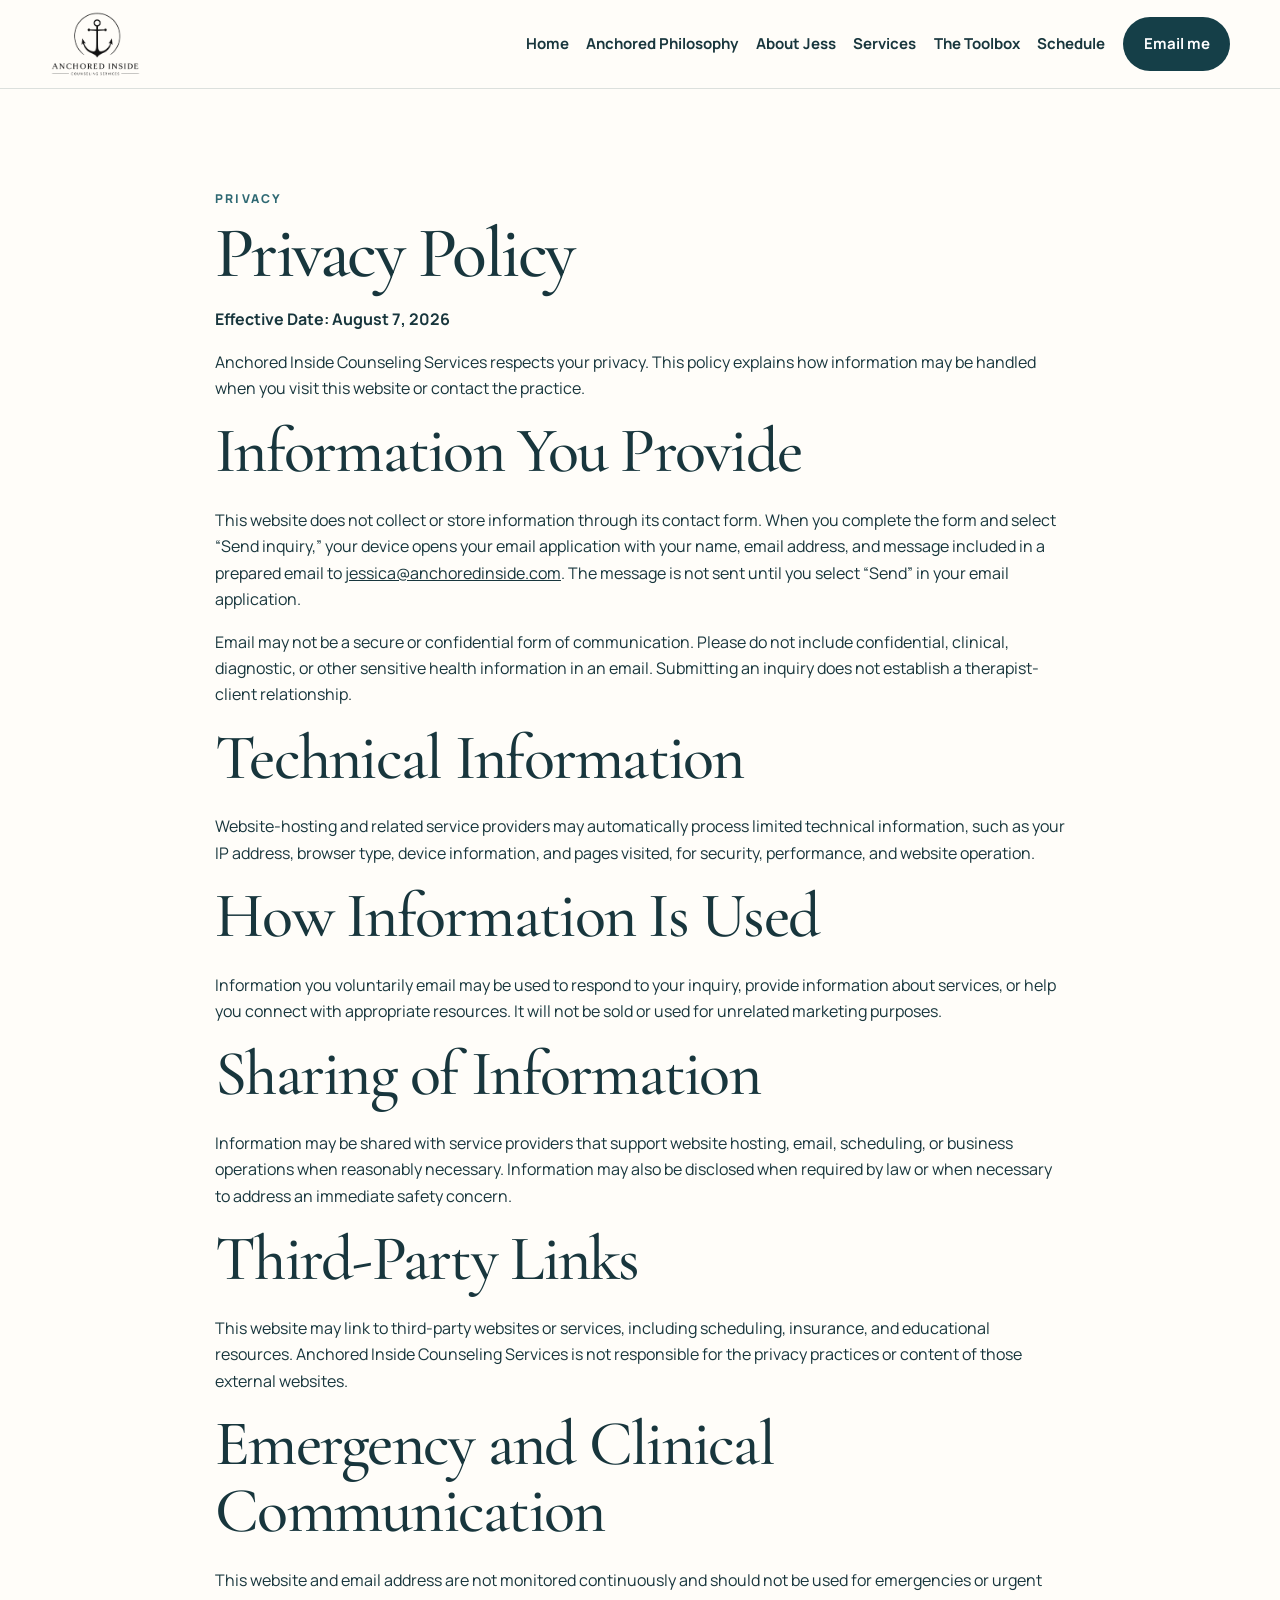
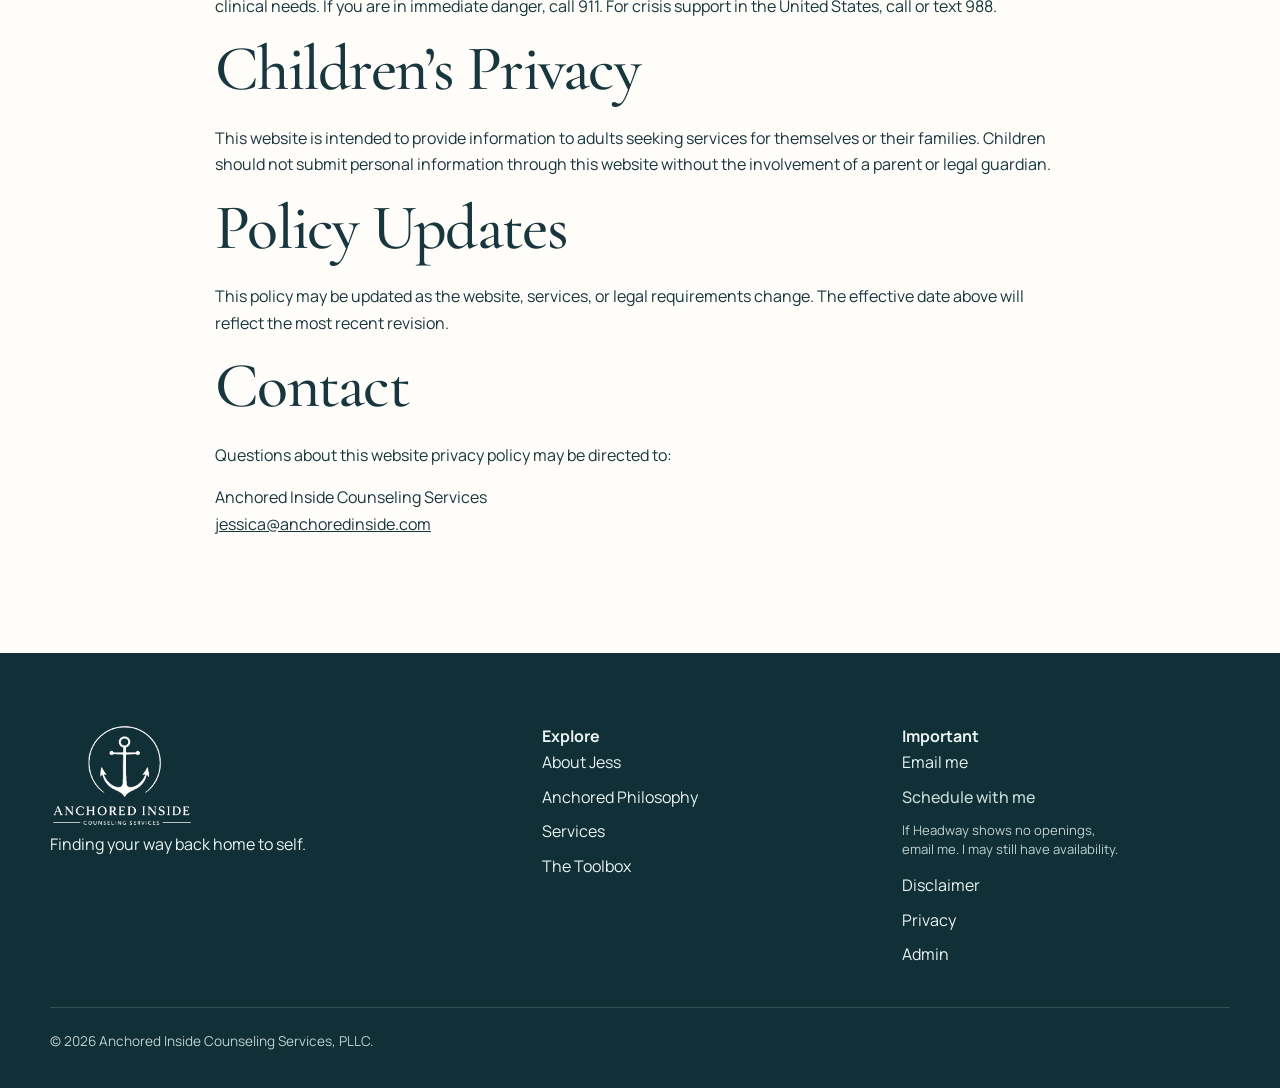
<file: privacy.html>
<!doctype html><html lang='en'><head><title>Privacy | Anchored Inside</title><meta charset="utf-8">
<meta name="viewport" content="width=device-width, initial-scale=1">
<link rel="icon" href="assets/images/favicon.png">
<link rel="manifest" href="/manifest.webmanifest">
<meta name="theme-color" content="#153f48">
<meta name="mobile-web-app-capable" content="yes">
<meta name="apple-mobile-web-app-capable" content="yes">
<meta name="apple-mobile-web-app-status-bar-style" content="default">
<meta name="apple-mobile-web-app-title" content="Anchored Inside">
<link rel="apple-touch-icon" href="/assets/icons/apple-touch-icon.png">
<link rel="preconnect" href="https://fonts.googleapis.com">
<link rel="preconnect" href="https://fonts.gstatic.com" crossorigin>
<link href="https://fonts.googleapis.com/css2?family=Cormorant+Garamond:ital,wght@0,300;0,400;0,500;0,600;0,700;1,400;1,500;1,600&family=Manrope:wght@400;500;600;700;800&display=swap" rel="stylesheet">
<link rel="stylesheet" href="assets/css/styles.css?v=61-img"></head><body><header class="site-header"><div class="container nav-wrap">
<a href="index.html"><img class="logo" src="assets/images/anchored-inside-logo.png" alt="Anchored Inside Counseling Services"></a>
<button class="nav-toggle" aria-expanded="false">Menu</button>
<nav class="nav">
<a href="index.html">Home</a>
        <a href="philosophy.html">Anchored Philosophy</a>
        <a href="about.html">About Jess</a>
<a href="services.html">Services</a><a href="resources.html">The Toolbox</a>
<a href="https://care.headway.co/providers/jessica-prosser-2" target="_blank" rel="noopener">Schedule</a>
<a class="btn btn-primary" href="contact.html#inquiry">Email me</a>
</nav></div></header><main><section class='section'><div class='container' style='max-width:850px'><div class='eyebrow'>Privacy</div><h1 style='font-size:4.5rem'>Privacy Policy</h1><p><strong>Effective Date: August 7, 2026</strong></p><p>Anchored Inside Counseling Services respects your privacy. This policy explains how information may be handled when you visit this website or contact the practice.</p><h2>Information You Provide</h2><p>This website does not collect or store information through its contact form. When you complete the form and select “Send inquiry,” your device opens your email application with your name, email address, and message included in a prepared email to <a href="mailto:jessica@anchoredinside.com">jessica@anchoredinside.com</a>. The message is not sent until you select “Send” in your email application.</p><p>Email may not be a secure or confidential form of communication. Please do not include confidential, clinical, diagnostic, or other sensitive health information in an email. Submitting an inquiry does not establish a therapist-client relationship.</p><h2>Technical Information</h2><p>Website-hosting and related service providers may automatically process limited technical information, such as your IP address, browser type, device information, and pages visited, for security, performance, and website operation.</p><h2>How Information Is Used</h2><p>Information you voluntarily email may be used to respond to your inquiry, provide information about services, or help you connect with appropriate resources. It will not be sold or used for unrelated marketing purposes.</p><h2>Sharing of Information</h2><p>Information may be shared with service providers that support website hosting, email, scheduling, or business operations when reasonably necessary. Information may also be disclosed when required by law or when necessary to address an immediate safety concern.</p><h2>Third-Party Links</h2><p>This website may link to third-party websites or services, including scheduling, insurance, and educational resources. Anchored Inside Counseling Services is not responsible for the privacy practices or content of those external websites.</p><h2>Emergency and Clinical Communication</h2><p>This website and email address are not monitored continuously and should not be used for emergencies or urgent clinical needs. If you are in immediate danger, call 911. For crisis support in the United States, call or text 988.</p><h2>Children’s Privacy</h2><p>This website is intended to provide information to adults seeking services for themselves or their families. Children should not submit personal information through this website without the involvement of a parent or legal guardian.</p><h2>Policy Updates</h2><p>This policy may be updated as the website, services, or legal requirements change. The effective date above will reflect the most recent revision.</p><h2>Contact</h2><p>Questions about this website privacy policy may be directed to:</p><p>Anchored Inside Counseling Services<br><a href="mailto:jessica@anchoredinside.com">jessica@anchoredinside.com</a></p></div></section></main><footer><div class="container"><div class="footer-grid">
<div><img class="footer-logo" src="assets/images/anchored-inside-logo-white.png" alt="Anchored Inside"><p>Finding your way back home to self.</p></div>
<div><strong>Explore</strong><div class="footer-links"><a href="about.html">About Jess</a><a href="philosophy.html">Anchored Philosophy</a><a href="services.html">Services</a><a href="resources.html">The Toolbox</a></div></div>
<div><strong>Important</strong><div class="footer-links"><a href="contact.html#inquiry">Email me</a><a class="schedule-link" href="https://care.headway.co/providers/jessica-prosser-2" target="_blank" rel="noopener">Schedule with me</a><p class="footer-schedule-note">If Headway shows no openings, email me. I may still have availability.</p><a href="disclaimer.html">Disclaimer</a><a href="privacy.html">Privacy</a><a href="/admin/">Admin</a></div></div>
</div><div class="footer-bottom">© 2026 Anchored Inside Counseling Services, PLLC.</div></div></footer>
<script src="assets/app.js?v=20261105-pdfreader2"></script></body></html>
</file>
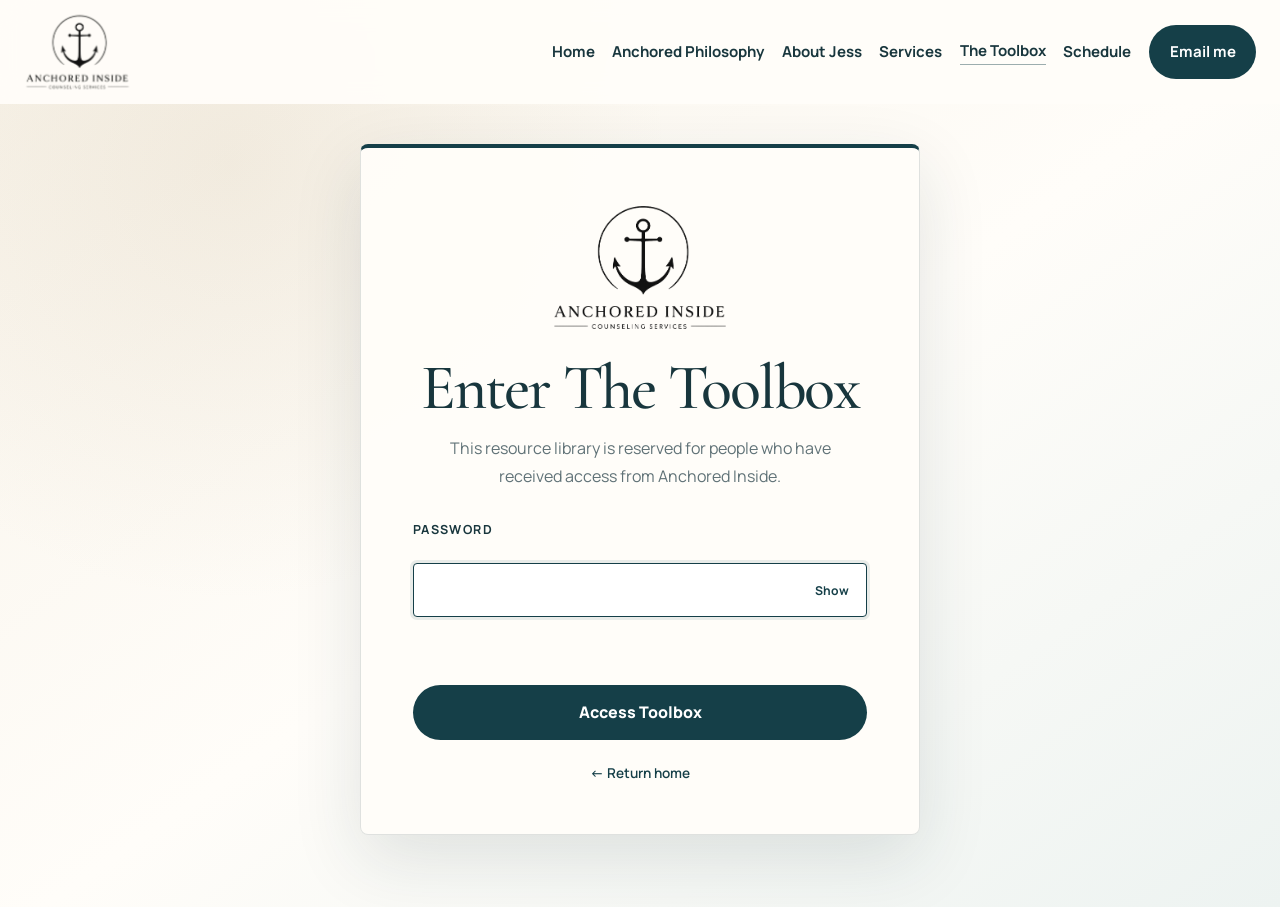
<file: resources.html>
<!doctype html>
<html lang="en">
<head>
  <title>The Toolbox | Anchored Inside</title>
  <meta charset="utf-8">
  <meta name="viewport" content="width=device-width, initial-scale=1">
  <meta name="description" content="Explore therapist-created handouts, visual guides, and practical tools for healing, growth, parenting, and connection.">
  <link rel="icon" href="assets/images/favicon.png">
  <link rel="manifest" href="/manifest-practice.webmanifest">
  <script>
    /* The home-screen app saved from this page opens on My Practice; tapping back to The Toolbox inside the app still works. */
    (function () {
      try {
        var app = window.navigator.standalone === true || window.matchMedia('(display-mode: standalone)').matches;
        if (app && !sessionStorage.getItem('anchoredAppLaunched') && !document.referrer) {
          sessionStorage.setItem('anchoredAppLaunched', '1');
          location.replace('/practice.html');
        }
        if (app) sessionStorage.setItem('anchoredAppLaunched', '1');
      } catch (e) {}
    })();
  </script>
  <meta name="theme-color" content="#153f48">
  <meta name="mobile-web-app-capable" content="yes">
  <meta name="apple-mobile-web-app-capable" content="yes">
  <meta name="apple-mobile-web-app-status-bar-style" content="default">
  <meta name="apple-mobile-web-app-title" content="Anchored Inside">
  <link rel="apple-touch-icon" href="/assets/icons/apple-touch-icon.png">
  <link rel="preconnect" href="https://fonts.googleapis.com">
  <link rel="preconnect" href="https://fonts.gstatic.com" crossorigin>
  <link href="https://fonts.googleapis.com/css2?family=Cormorant+Garamond:ital,wght@0,300;0,400;0,500;0,600;0,700;1,400;1,500;1,600&family=Manrope:wght@400;500;600;700;800&display=swap" rel="stylesheet">
  <link rel="stylesheet" href="assets/css/styles.css?v=60-img">
  <script>
    (function () {
      try {
        var expires = Number(localStorage.getItem('anchoredToolboxAccessUntil') || 0);
        if (expires > Date.now()) document.documentElement.classList.add('toolbox-authorized');
        else document.documentElement.classList.add('toolbox-locked');
      } catch (e) { document.documentElement.classList.add('toolbox-locked'); }
    }());
  </script>
</head>
<body class="toolkit-page toolkit-clean-page photo-header">
<header class="site-header" data-sticky-header>
  <div class="container nav-wrap">
    <a class="home-brand" href="index.html" aria-label="Anchored Inside home">
      <img class="logo logo-light" src="assets/images/anchored-inside-logo-white.png" alt="Anchored Inside Counseling Services">
      <img class="logo logo-dark" src="assets/images/anchored-inside-logo.png" alt="" aria-hidden="true">
    </a>
    <button class="nav-toggle" aria-expanded="false">Menu</button>
    <nav class="nav">
      <a href="index.html">Home</a>
        <a href="philosophy.html">Anchored Philosophy</a>
        <a href="about.html">About Jess</a><a href="services.html">Services</a><a href="resources.html" aria-current="page">The Toolbox</a><a href="https://care.headway.co/providers/jessica-prosser-2" target="_blank" rel="noopener">Schedule</a><a class="btn btn-primary" href="contact.html#inquiry">Email me</a>
    </nav>
  </div>
</header>
<section class="toolbox-access-gate" id="toolbox-access-gate" aria-labelledby="toolbox-access-title">
  <div class="toolbox-access-card">
    <img src="assets/images/anchored-inside-logo.png" alt="Anchored Inside Counseling Services" style="display:block; width:180px; max-width:42%; height:auto; margin:0 auto 24px;">
    <h1 id="toolbox-access-title">Enter The Toolbox</h1>
    <p>This resource library is reserved for people who have received access from Anchored Inside.</p>
    <form id="toolbox-access-form" novalidate>
      <label for="toolbox-password">Password</label>
      <div class="toolbox-password-row">
        <input id="toolbox-password" name="password" type="password" autocomplete="current-password" required autofocus>
        <button id="toolbox-password-toggle" class="toolbox-password-toggle" type="button" aria-label="Show password">Show</button>
      </div>
      <p class="toolbox-access-error" id="toolbox-access-error" role="alert" aria-live="polite"></p>
      <button class="btn btn-primary toolbox-access-submit" type="submit">Access Toolbox</button>
    </form>
    <a class="toolbox-access-back" href="index.html">← Return home</a>
  </div>
</section>
<main>
  <section class="clean-toolkit-hero">
    <div class="container clean-toolkit-grid">
      <div class="clean-toolkit-copy">
        <div class="eyebrow">Anchored Inside</div>
        <h1>The Toolbox</h1>
        <p class="clean-toolkit-lead">Practical tools for healing, growth,<br>and connection.</p>
        <p class="clean-toolkit-intro">Browse therapist-created handouts, visual guides, and skill-building resources designed to support children, teens, adults, parents, couples, and helping professionals.</p>
      </div>
      <div class="clean-search-card">
        <h2>What would feel helpful today?</h2>
        <div class="toolkit-search-wrap clean-search-wrap"><span aria-hidden="true">⌕</span><input id="resource-search" type="search" placeholder="Search anxiety, parenting, regulation…" autocomplete="off" aria-describedby="hero-search-status"></div>
        <div id="hero-search-status" class="hero-search-status" aria-live="polite">Start typing to search all tools.</div>
      </div>
    </div>
  </section>

  <section class="practice-callout" aria-labelledby="practice-callout-title">
    <div class="container">
      <a class="practice-callout-card" href="practice.html">
        <img class="practice-callout-icon" src="assets/icons/icon-192.png" alt="" width="52" height="52">
        <span class="practice-callout-text">
          <span class="practice-callout-eyebrow">For clients</span>
          <strong id="practice-callout-title">Track My Practice</strong>
          <span>Your weekly skills, meditations and session recording, all in one place. Save it to your home screen as the Anchored Inside app.</span>
        </span>
        <span class="btn btn-primary practice-callout-btn">Open My Practice <span aria-hidden="true">→</span></span>
      </a>
    </div>
  </section>

  <section class="clean-discovery section">
    <div class="container">
      <h2>Find what you need</h2>
      <div class="topic-row" aria-label="Browse by topic">
        <button type="button" data-topic-shortcut="anxiety">Anxiety</button><button type="button" data-topic-shortcut="trauma">Trauma</button><button type="button" data-topic-shortcut="attachment">Attachment</button><button type="button" data-topic-shortcut="regulation">Regulation</button><button type="button" data-topic-shortcut="parenting">Parenting</button><button type="button" data-topic-shortcut="relationships">Relationships</button><button type="button" data-topic-shortcut="self-compassion">Self-Compassion</button><button type="button" data-topic-shortcut="grief">Grief</button><button type="button" data-topic-shortcut="mindfulness">Mindfulness</button><button type="button" data-topic-shortcut="dbt">DBT Skills</button><button type="button" data-topic-shortcut="act">ACT Skills</button><a href="#library">More topics ↓</a>
      </div>
    </div>
  </section>

  <section class="clean-featured section">
    <div class="container">
      <h2>Featured Tools</h2>
      <div class="clean-featured-grid">
        <button class="editorial-card is-visible" type="button" data-resource-file="assets/handouts/understanding-your-nervous-system.pdf" data-resource-title="Window of Tolerance"><img src="assets/images/window-tolerance.png" alt="Quiet window seat overlooking a garden"><span class="editorial-card-body"><small>Visual Guide</small><strong>Window of Tolerance</strong><em>Understand your nervous system and build greater regulation.</em></span></button>
        <button class="editorial-card is-visible" type="button" data-resource-file="assets/handouts/your-values-compass-act.pdf" data-resource-title="Values Compass"><img src="assets/images/values-compass.png" alt="Compass held over a map"><span class="editorial-card-body"><small>Worksheet</small><strong>Values Compass</strong><em>Clarify what matters most and live with intention.</em></span></button>
        <button class="editorial-card is-visible" type="button" data-resource-file="assets/handouts/grounding-toolkit-blue-edition.pdf" data-resource-title="Grounding Toolkit"><img src="assets/images/toolkit/grounding-skills.jpg" alt="Beach grass in soft coastal light"><span class="editorial-card-body"><small>Practice</small><strong>Grounding Toolkit</strong><em>Simple, effective tools to come back to the present.</em></span></button>
        <button class="editorial-card is-visible" type="button" data-resource-file="assets/handouts/our-struggles-have-stories.pdf" data-resource-title="Our Struggles Have Stories"><img src="assets/images/struggles-have-stories.png" alt="Parent comforting a young child"><span class="editorial-card-body"><small>Reflection Guide</small><strong>Our Struggles Have Stories</strong><em>Explore how childhood adaptations can shape patterns in adulthood.</em></span></button>
      </div>
      <a class="browse-all-link" href="#library">Browse all tools <span>→</span></a>
    </div>
  </section>

  <section class="toolkit-library section section-soft clean-library" id="library">
    <div class="container">
      <div class="library-header"><div><div class="eyebrow">Browse all tools</div><h2>Build your toolbox.</h2></div><strong id="resource-count" aria-live="polite"></strong></div>
      <div class="toolkit-layout">
        <aside class="toolkit-filters" aria-label="Resource filters"><div class="filter-group"><div class="filter-label">Audience</div><div class="filter-chips" id="audience-chips"><button type="button" class="filter-chip active" data-audience="all">Everyone</button><button type="button" class="filter-chip" data-audience="parents">Parents</button><button type="button" class="filter-chip" data-audience="adults">Adults</button><button type="button" class="filter-chip" data-audience="teens">Teens</button><button type="button" class="filter-chip" data-audience="families">Families</button></div></div><div class="filter-group"><label class="filter-label" for="topic-filter">Topic</label><select id="topic-filter" class="field"><option value="all">All topics</option></select></div><div class="filter-group"><label class="filter-label" for="type-filter">Type</label><select id="type-filter" class="field"><option value="all">All types</option></select></div><button class="clear-filters" id="clear-filters" type="button">Clear filters</button></aside>
        <div><div id="active-filter-note" class="active-filter-note" hidden></div><div id="resource-grid" class="resource-grid toolkit-resource-grid"></div><div id="resource-empty" class="resource-empty" hidden><h3>No tools found</h3><p>Try a broader search or clear your filters.</p><button class="btn btn-primary" type="button" data-clear-all>View all tools</button></div></div>
      </div>
    </div>
  </section>

  <section class="toolkit-note section reveal-section"><div class="container toolkit-note-editorial"><div class="note-rule" aria-hidden="true"></div><div class="note-kicker"><span>A gentle note</span></div><div class="note-copy"><h2>Tools can support the work.<br><em>They do not replace support.</em></h2><p>These resources are educational companions—not a substitute for individualized mental health care, diagnosis, or crisis support. Choose what feels useful, move at your own pace, and reach out for professional support when needed.</p></div><div class="note-mark" aria-hidden="true">↟</div></div></section>
  <div class="modal" id="resource-modal" role="dialog" aria-modal="true" aria-labelledby="modal-title" aria-hidden="true">
    <div class="modal-card toolkit-modal-card">
      <button class="modal-close" aria-label="Close handout">×</button>
      <div class="modal-heading">
        <div><div class="eyebrow">Toolbox resource</div><h2 id="modal-title"></h2></div>
        <a id="modal-download" class="btn btn-secondary" href="#" download>Download handout</a>
      </div>
      <div id="modal-viewer" class="resource-viewer" aria-live="polite"></div>
    </div>
  </div>
</main>
<footer><div class="container"><div class="footer-grid"><div><img class="footer-logo" src="assets/images/anchored-inside-logo-white.png" alt="Anchored Inside"><p>Finding your way back home to self.</p></div><div><strong>Explore</strong><div class="footer-links"><a href="about.html">About Jess</a><a href="philosophy.html">Anchored Philosophy</a><a href="services.html">Services</a><a href="resources.html">The Toolbox</a></div></div><div><strong>Important</strong><div class="footer-links"><a href="contact.html#inquiry">Email me</a><a class="schedule-link" href="https://care.headway.co/providers/jessica-prosser-2" target="_blank" rel="noopener">Schedule with me</a><p class="footer-schedule-note">If Headway shows no openings, email me. I may still have availability.</p><a href="disclaimer.html">Disclaimer</a><a href="privacy.html">Privacy</a><a href="/admin/">Admin</a></div></div></div><div class="footer-bottom">© 2026 Anchored Inside Counseling Services, PLLC.</div></div></footer>
<script>
(function () {
  var expectedHash = '41d311a605520fc7b8b9a980a79437a26e26cebcbfdd569dd78d30f7cb3e7237';
  var form = document.getElementById('toolbox-access-form');
  var input = document.getElementById('toolbox-password');
  var error = document.getElementById('toolbox-access-error');
  var toggle = document.getElementById('toolbox-password-toggle');

  function bytesToHex(buffer) {
    return Array.prototype.map.call(new Uint8Array(buffer), function (byte) {
      return byte.toString(16).padStart(2, '0');
    }).join('');
  }

  async function hashPassword(value) {
    var data = new TextEncoder().encode(value);
    return bytesToHex(await crypto.subtle.digest('SHA-256', data));
  }

  function unlockToolbox() {
    try {
      localStorage.setItem('anchoredToolboxAccessUntil', String(Date.now() + 30 * 24 * 60 * 60 * 1000));
    } catch (e) {}
    document.documentElement.classList.remove('toolbox-locked');
    document.documentElement.classList.add('toolbox-authorized');
    window.scrollTo(0, 0);
  }

  if (toggle) {
    toggle.addEventListener('click', function () {
      var showing = input.type === 'text';
      input.type = showing ? 'password' : 'text';
      toggle.textContent = showing ? 'Show' : 'Hide';
      toggle.setAttribute('aria-label', showing ? 'Show password' : 'Hide password');
      input.focus();
    });
  }

  if (form) {
    form.addEventListener('submit', async function (event) {
      event.preventDefault();
      error.textContent = '';
      try {
        var enteredHash = await hashPassword(input.value);
        if (enteredHash === expectedHash) {
          unlockToolbox();
        } else {
          error.textContent = 'That password is not correct. Please try again.';
          input.value = '';
          input.focus();
          form.classList.remove('is-shaking');
          void form.offsetWidth;
          form.classList.add('is-shaking');
        }
      } catch (e) {
        error.textContent = 'Your browser could not verify the password. Please try another browser.';
      }
    });
  }
}());
</script>
<script src="assets/app.js?v=20261105-pdfreader2"></script>
</body></html>
</file>
<file: assets/css/styles.css>
:root{
 --ink:#18363d;--muted:#607277;--ocean:#2f6973;--ocean-deep:#153f48;
 --foam:#dfecea;--sand:#e8d8c4;--sand-soft:#f7f1e9;--white:#fffdf9;
 --clay:#9c6c4c;--line:rgba(24,54,61,.15);--shadow:0 18px 50px rgba(24,54,61,.12);
 --radius:24px;
}
*{box-sizing:border-box}
html{scroll-behavior:smooth}
body{margin:0;background:var(--white);color:var(--ink);font-family:"Manrope",system-ui,-apple-system,"Segoe UI",sans-serif;line-height:1.65}
img{max-width:100%;display:block}
a{color:inherit}
button,input,select,textarea{font:inherit}
.container{width:min(1180px,calc(100% - 40px));margin-inline:auto}
h1,h2,h3,.serif{font-family:"Cormorant Garamond",Georgia,serif;line-height:1.05}
h1{font-size:clamp(3.4rem,8vw,7.2rem);font-weight:500;margin:.1em 0 .2em}
h2{font-size:clamp(2.5rem,5vw,4.6rem);font-weight:500;margin:.1em 0 .35em}
h3{font-size:1.8rem;margin:.1em 0 .4em}
p{margin:.2em 0 1em}
.eyebrow{letter-spacing:.18em;text-transform:uppercase;font-size:.76rem;font-weight:800;color:var(--ocean)}
.small{font-size:.9rem;color:var(--muted)}
.btn{display:inline-flex;align-items:center;justify-content:center;gap:.45rem;padding:.92rem 1.28rem;border-radius:999px;border:0;text-decoration:none;font-weight:800;cursor:pointer}
.btn-primary{background:var(--ocean-deep);color:#fff}
.btn-secondary{background:transparent;border:1px solid var(--ink)}
.btn-soft{background:var(--foam);color:var(--ocean-deep)}
.site-header{position:sticky;top:0;z-index:40;background:rgba(255,253,249,.94);backdrop-filter:blur(14px);border-bottom:1px solid var(--line)}
.nav-wrap{min-height:88px;display:flex;align-items:center;justify-content:space-between;gap:1rem}
.logo{height:66px;width:auto}
.nav{display:flex;align-items:center;gap:1.1rem}
.nav a{text-decoration:none;font-weight:700;font-size:.94rem}
.nav-toggle{display:none;background:#fff;border:1px solid var(--line);border-radius:12px;padding:.72rem}
.hero{min-height:760px;display:grid;align-items:center;background:
 linear-gradient(90deg,rgba(247,241,233,.98),rgba(247,241,233,.86) 40%,rgba(247,241,233,.1) 68%),
 url("../images/hero-coast.jpg") center/cover}
.hero-copy{max-width:680px;padding:80px 0}
.hero-copy p{font-size:1.18rem;max-width:620px}
.actions{display:flex;gap:.8rem;flex-wrap:wrap;margin-top:1.5rem}
.section{padding:100px 0}
.section-soft{background:var(--sand-soft)}
.section-ocean{background:var(--ocean-deep);color:#fff}
.grid-2{display:grid;grid-template-columns:1fr 1fr;gap:64px;align-items:center}
.grid-3{display:grid;grid-template-columns:repeat(3,1fr);gap:22px}
.card{background:#fff;border:1px solid var(--line);border-radius:var(--radius);padding:28px;box-shadow:var(--shadow)}
.card-flat{box-shadow:none}
.photo{border-radius:30px;overflow:hidden;box-shadow:var(--shadow)}
.photo img{aspect-ratio:4/5;object-fit:cover}
.quote{font-family:"Cormorant Garamond",Georgia,serif;font-size:clamp(2rem,4vw,3.8rem);line-height:1.15;color:var(--ocean-deep)}
.path{min-height:320px;display:flex;flex-direction:column;justify-content:flex-end;position:relative;overflow:hidden;color:#fff;text-decoration:none;background-size:cover;background-position:center}
.path::before{content:"";position:absolute;inset:0;background:linear-gradient(0deg,rgba(10,39,45,.9),rgba(10,39,45,.06));z-index:0}
.path>*{position:relative;z-index:1}
.path.parents{background-image:url("../handouts/anchoring-family.jpeg")}
.path.individuals{background-image:url("../images/homepage-hero-crisp.svg")}
.path.teens{background-image:url("../handouts/upstairs-downstairs-brain.jpeg")}
.path.professionals{background-image:url("../handouts/structure.jpeg")}
.split-quote{background:var(--ocean-deep);color:#fff;padding:52px;border-radius:34px}
.icon-list{display:grid;gap:15px;margin-top:25px}
.icon-row{display:flex;gap:14px;align-items:flex-start}
.icon{width:40px;height:40px;border-radius:50%;background:var(--foam);color:var(--ocean-deep);display:grid;place-items:center;font-weight:900;flex:0 0 auto}
.page-hero{padding:95px 0;background:linear-gradient(135deg,var(--sand-soft),var(--foam))}
.resource-controls{display:grid;grid-template-columns:2fr 1fr 1fr;gap:12px;margin:28px 0}
.field{width:100%;padding:.95rem 1rem;border:1px solid var(--line);border-radius:14px;background:#fff;color:var(--ink)}
.resource-grid{display:grid;grid-template-columns:repeat(3,1fr);gap:22px}
.resource-card{padding:0;overflow:hidden;display:flex;flex-direction:column}
.resource-card img{width:100%;aspect-ratio:16/10;object-fit:cover;background:#eee}
.resource-body{padding:22px;display:flex;flex-direction:column;flex:1}
.tags{display:flex;flex-wrap:wrap;gap:.42rem;margin:.7rem 0 1rem}
.tag{border-radius:999px;background:var(--foam);color:var(--ocean-deep);padding:.3rem .65rem;font-size:.76rem;font-weight:800}
.resource-actions{display:flex;gap:.6rem;flex-wrap:wrap;margin-top:auto}
.hidden{display:none!important}
.modal{position:fixed;inset:0;background:rgba(4,20,24,.82);display:none;z-index:100;padding:26px;overflow:auto}
.modal.open{display:grid;place-items:center}
.modal-card{background:#fff;width:min(1200px,100%);border-radius:24px;padding:18px;position:relative}
.modal-card img{max-height:78vh;margin:auto;object-fit:contain}
.modal-close{position:absolute;right:14px;top:14px;width:42px;height:42px;border-radius:50%;border:0;background:#fff;box-shadow:var(--shadow);font-size:1.4rem;cursor:pointer}
.service-grid{display:grid;grid-template-columns:repeat(3,1fr);gap:22px}
.service-card{min-height:260px}
.contact-grid{display:grid;grid-template-columns:1fr 1fr;gap:30px}
form{display:grid;gap:14px}
textarea.field{min-height:150px}
.notice{background:#fff8ef;border-left:4px solid var(--clay);padding:18px;border-radius:12px}
footer{background:#102f36;color:#e9f4f2;padding:70px 0 35px}
.footer-grid{display:grid;grid-template-columns:1.4fr 1fr 1fr;gap:32px}
.footer-logo{height:105px;width:auto}
.footer-links{display:grid;gap:.5rem}
.footer-links a{text-decoration:none}
.footer-bottom{border-top:1px solid rgba(255,255,255,.15);margin-top:40px;padding-top:22px;color:#bfd0ce;font-size:.85rem}
@media(max-width:920px){
 .nav-toggle{display:block}
 .nav{display:none;position:absolute;left:20px;right:20px;top:78px;background:#fff;padding:20px;border:1px solid var(--line);border-radius:18px;box-shadow:var(--shadow);flex-direction:column;align-items:flex-start}
 .nav.open{display:flex}
 .grid-2,.contact-grid{grid-template-columns:1fr}
 .grid-3,.resource-grid,.service-grid{grid-template-columns:repeat(2,1fr)}
 .resource-controls{grid-template-columns:1fr}
}
@media(max-width:640px){
 .container{width:min(100% - 28px,1180px)}
 .section{padding:72px 0}
 .grid-3,.resource-grid,.service-grid,.footer-grid{grid-template-columns:1fr}
 .logo{height:52px;max-width:230px}
 .hero{min-height:650px;background:linear-gradient(rgba(247,241,233,.9),rgba(247,241,233,.94)),url("../images/hero-coast.jpg") center/cover}
}


/* Homepage polish */
.hero-lead{font-size:1.2rem;max-width:650px;color:#2d4d53}
.practice-details{display:flex;flex-wrap:wrap;gap:.55rem 1.2rem;margin:1.35rem 0 0;color:var(--ocean-deep);font-weight:700;font-size:.92rem}
.practice-details span{display:flex;align-items:center;gap:.45rem}
.practice-details span::before{content:"";width:6px;height:6px;border-radius:50%;background:var(--clay)}
.intro-section p{font-size:1.06rem;color:#38565c;max-width:670px}
.home-photo img{aspect-ratio:5/4}
.text-link{display:inline-flex;align-items:center;gap:.45rem;color:var(--ocean-deep);font-weight:800;text-decoration:none;border-bottom:1px solid rgba(21,63,72,.28);padding-bottom:.18rem}
.text-link:hover{border-bottom-color:var(--ocean-deep)}
.section-heading{max-width:760px;margin-bottom:40px}
.section-heading p{font-size:1.08rem;color:var(--muted)}
.centered-heading{text-align:center;margin-left:auto;margin-right:auto}
.audience-grid{display:grid;grid-template-columns:repeat(4,1fr);gap:18px}
.audience-card{background:rgba(255,255,255,.72);border:1px solid var(--line);border-radius:22px;padding:28px;min-height:285px}
.audience-card h3{font-size:2rem}
.audience-card p{color:#526b70}
.audience-number{font-family:"Cormorant Garamond",Georgia,serif;font-size:1.35rem;color:var(--clay);font-weight:600;margin-bottom:28px}
.center-action{text-align:center;margin-top:32px}
.approach-grid{align-items:stretch}
.approach-grid>div{display:flex;flex-direction:column;justify-content:center}
.light-eyebrow{color:#b9ddd7}
.btn-light{background:#fff;color:var(--ocean-deep)}
.resource-feature p{font-size:1.08rem;color:#d8e8e5;max-width:640px}
.resource-preview{display:grid;grid-template-columns:1fr 1fr;gap:15px}
.preview-card{min-height:150px;border:1px solid rgba(255,255,255,.22);background:rgba(255,255,255,.08);border-radius:20px;padding:24px;display:flex;align-items:flex-end;font-family:"Cormorant Garamond",Georgia,serif;font-size:1.6rem;font-weight:600}
.final-cta{padding-top:80px;padding-bottom:80px}
.cta-panel{background:linear-gradient(135deg,var(--sand-soft),var(--foam));border:1px solid var(--line);border-radius:34px;padding:48px;display:grid;grid-template-columns:1fr auto;gap:40px;align-items:center}
.cta-panel h2{font-size:clamp(2.4rem,4.6vw,4.2rem)}
.cta-panel p{max-width:720px;color:#4f696e}
.btn:hover{transform:translateY(-1px)}
.btn{transition:transform .2s ease,box-shadow .2s ease}
.btn-primary:hover{box-shadow:0 10px 25px rgba(21,63,72,.22)}
@media(max-width:1050px){.audience-grid{grid-template-columns:repeat(2,1fr)}}
@media(max-width:920px){.cta-panel{grid-template-columns:1fr}.resource-preview{margin-top:10px}}
@media(max-width:640px){
 .practice-details{display:grid;gap:.45rem}
 .audience-grid{grid-template-columns:1fr}
 .audience-card{min-height:auto}
 .resource-preview{grid-template-columns:1fr}
 .preview-card{min-height:110px}
 .cta-panel{padding:30px 24px}
 .hero-copy{padding:66px 0}
}

/* Jessica portrait and homepage details */
.portrait-photo img{aspect-ratio:4/5;object-fit:cover;object-position:52.5% center}
.signature-line{margin-top:1.35rem;padding-left:1rem;border-left:3px solid var(--sand);color:var(--ocean-deep)!important}
.inline-links{display:flex;gap:1.2rem;flex-wrap:wrap;margin-top:1.15rem}
@media(max-width:640px){.inline-links{display:grid;gap:.8rem}}


/* Clean editorial homepage hero — rewritten from scratch */
.home-page{padding-top:0}
.home-page .site-header{
  position:fixed;
  inset:0 0 auto;
  z-index:80;
  background:transparent;
  border:0;
  backdrop-filter:none;
  transition:background .25s ease,box-shadow .25s ease,backdrop-filter .25s ease;
}
.home-page .nav-wrap{
  width:min(1340px,calc(100% - 72px));
  min-height:150px;
  transition:min-height .25s ease;
}
.brand{display:flex;align-items:center;text-decoration:none;color:#fff}
.home-page .logo{
  height:126px;
  width:auto;
  filter:drop-shadow(0 2px 10px rgba(0,0,0,.25));
  transition:opacity .2s ease,height .25s ease;
}
.sticky-brand{
  display:none;
  color:#fff;
  font-family:"Cormorant Garamond",Georgia,serif;
  font-size:1.6rem;
  font-weight:600;
  letter-spacing:.03em;
}
.home-page .nav{gap:1.45rem}
.home-page .nav a:not(.btn){
  color:#fff;
  font-size:1.02rem;
  font-weight:600;
  text-shadow:0 2px 12px rgba(0,0,0,.34);
}
.home-page .nav a:not(.btn):hover{opacity:.78}
.btn-header{
  min-width:150px;
  padding:1.05rem 1.8rem;
  background:#93b9df;
  color:#102f36;
  text-transform:uppercase;
  letter-spacing:.03em;
  font-size:1rem;
}
.home-page .site-header.is-scrolled{
  background:rgba(12,43,50,.94);
  box-shadow:0 8px 30px rgba(5,24,29,.18);
  backdrop-filter:blur(14px);
}
.home-page .site-header.is-scrolled .nav-wrap{min-height:76px}
.home-page .site-header.is-scrolled .logo{display:none}
.home-page .site-header.is-scrolled .sticky-brand{display:block}
.home-page .site-header.is-scrolled .nav a:not(.btn){text-shadow:none}

.home-page .hero-editorial{
  min-height:100svh;
  position:relative;
  display:grid;
  align-items:start;
  color:#fff;
  background-image:
    linear-gradient(90deg,rgba(7,28,34,.73) 0%,rgba(7,28,34,.59) 45%,rgba(7,28,34,.36) 72%,rgba(7,28,34,.45) 100%),
    linear-gradient(0deg,rgba(6,24,30,.42),rgba(6,24,30,.04) 48%),
    url("../images/homepage-hero-crisp.svg");
  background-size:cover;
  background-position:center 56%;
  overflow:hidden;
}
.home-page .hero-layout{
  width:min(1480px,calc(100% - 72px));
  padding:285px 0 100px;
}
.hero-message{max-width:735px}
.home-page .hero-message h1{
  margin:0;
  max-width:735px;
  color:#fff;
  font-family:"Cormorant Garamond",Georgia,serif;
  font-size:clamp(3.2rem,4.4vw,4.85rem);
  font-weight:600;
  line-height:1.02;
  letter-spacing:-.025em;
  text-shadow:0 3px 24px rgba(0,0,0,.35);
}
.meet-jess-link{
  display:inline-block;
  margin-top:1.25rem;
  color:#fff;
  font-size:1.08rem;
  font-weight:600;
  text-decoration:none;
  border-bottom:1px solid rgba(255,255,255,.72);
  padding-bottom:.15rem;
}
.meet-jess-link:hover{border-color:#93b9df;color:#c7e0f5}
.btn-hero-outline{
  display:flex;
  width:290px;
  margin-top:3.3rem;
  padding:1rem 1.6rem;
  color:#93b9df;
  background:rgba(9,35,42,.16);
  border:2px solid #93b9df;
  text-transform:uppercase;
  letter-spacing:.04em;
  font-size:1rem;
  backdrop-filter:blur(2px);
}
.btn-hero-outline:hover{background:#93b9df;color:#102f36}

@media(max-width:1050px){
  .home-page .nav-wrap,.home-page .hero-layout{width:min(100% - 48px,1340px)}
  .home-page .nav{gap:.9rem}
  .home-page .nav a:not(.btn){font-size:.92rem}
  .home-page .hero-layout{padding-top:245px}
}
@media(max-width:920px){
  .home-page .nav-wrap{min-height:105px}
  .home-page .logo{height:88px}
  .home-page .nav-toggle{display:block;color:#fff;background:rgba(10,40,47,.66);border-color:rgba(255,255,255,.35)}
  .home-page .nav{top:88px;background:rgba(11,43,50,.98);border-color:rgba(255,255,255,.14)}
  .home-page .nav a{color:#fff!important}
  .home-page .site-header.is-scrolled .nav{top:68px}
  .home-page .hero-layout{padding:205px 0 80px}
  .home-page .hero-message h1{font-size:clamp(3rem,7vw,4.2rem)}
}
@media(max-width:640px){
  .home-page .nav-wrap,.home-page .hero-layout{width:min(100% - 30px,1340px)}
  .home-page .hero-editorial{
    min-height:760px;
    background-position:38% center;
    background-image:
      linear-gradient(90deg,rgba(6,28,34,.84),rgba(6,28,34,.55)),
      linear-gradient(0deg,rgba(6,24,30,.38),rgba(6,24,30,.05)),
      url("../images/homepage-hero-crisp.svg");
  }
  .home-page .hero-layout{padding:150px 0 58px}
  .home-page .hero-message h1{font-size:clamp(2.65rem,13vw,3.75rem);line-height:1.02}
  .btn-hero-outline{width:100%;margin-top:2.35rem}
  .home-page .site-header.is-scrolled .sticky-brand{font-size:1.35rem}
}

/* Editorial About page */
.about-page .site-header{background:rgba(250,248,244,.92)}
.about-page .nav a[aria-current="page"]{color:var(--ocean-deep);border-bottom:1px solid rgba(21,63,72,.45)}
.about-hero{padding:72px 0 0;background:linear-gradient(110deg,#f6f0e7 0%,#edf5f3 100%)}
.about-hero-heading{display:grid;grid-template-columns:minmax(0,1.2fr) minmax(300px,.72fr);gap:72px;align-items:end;padding-bottom:54px}
.about-hero h1{font-size:clamp(4.4rem,8.5vw,8.6rem);line-height:.83;letter-spacing:-.045em;max-width:900px}
.about-hero-heading p{font-size:1.12rem;line-height:1.75;color:#405f65;max-width:530px;margin:0 0 .75rem}
.about-photo-wrap{width:100%;overflow:hidden;background:#dce7e4}
.about-photo-wrap img{display:block;width:100%;height:min(68vw,820px);object-fit:cover;object-position:center 46%}
.about-intro-section{background:#fffdf9}
.about-intro-grid{display:grid;grid-template-columns:.85fr 1.15fr;gap:90px;align-items:start}
.about-intro-grid h2{font-size:clamp(3rem,5.6vw,5.5rem);line-height:.95;max-width:570px}
.about-copy{max-width:760px}
.about-copy>p{font-size:1.1rem;line-height:1.8;color:#36545a}
.about-copy blockquote{margin:2.2rem 0;padding:2rem 0 2rem 2rem;border-left:2px solid var(--clay);display:grid;gap:.6rem}
.about-copy blockquote span{font-size:1rem;color:#6c7c7e}
.about-copy blockquote strong{font-family:"Cormorant Garamond",Georgia,serif;font-size:clamp(2rem,3.4vw,3.25rem);line-height:1.08;color:var(--ocean-deep);font-weight:500}
.about-populations-section{background:#eef5f3}
.about-card-grid{display:grid;grid-template-columns:repeat(3,1fr);gap:22px}
.about-service-card{background:rgba(255,255,255,.78);border:1px solid rgba(21,63,72,.14);border-radius:26px;padding:32px;min-height:100%;display:flex;flex-direction:column}
.about-service-card h3{font-size:2.2rem;margin-top:1.4rem}
.about-service-card p{color:#526b70;line-height:1.72}
.line-icon{width:58px;height:58px;color:var(--ocean-deep)}
.line-icon svg{width:100%;height:100%;stroke:currentColor;stroke-width:1.5;stroke-linecap:round;stroke-linejoin:round}
.about-approach-section{background:#fffdf9}
.about-approach-grid{display:grid;grid-template-columns:.8fr 1.2fr;gap:100px;align-items:start}
.about-approach-grid>div:first-child{position:sticky;top:120px}
.about-approach-grid h2{font-size:clamp(3rem,5.2vw,5.1rem);line-height:.96}
.about-approach-grid>div:first-child p{font-size:1.06rem;color:#49666b;max-width:600px}
.approach-list{border-top:1px solid var(--line)}
.approach-list>div{display:grid;grid-template-columns:46px 190px 1fr;gap:22px;padding:24px 0;border-bottom:1px solid var(--line);align-items:start}
.approach-list span{font-family:"Cormorant Garamond",Georgia,serif;font-size:1.2rem;color:var(--clay)}
.approach-list strong{font-size:1rem;color:var(--ocean-deep)}
.approach-list p{margin:0;color:#5b7074;line-height:1.6}
.about-cta-panel{background:linear-gradient(135deg,#edf5f3,#f8f1e8)}
@media(max-width:1000px){
  .about-hero-heading,.about-intro-grid,.about-approach-grid{grid-template-columns:1fr;gap:40px}
  .about-hero h1{max-width:760px}
  .about-card-grid{grid-template-columns:1fr}
  .about-approach-grid>div:first-child{position:static}
}
@media(max-width:700px){
  .about-hero{padding-top:42px}
  .about-hero-heading{padding-bottom:36px}
  .about-hero h1{font-size:clamp(3.65rem,18vw,5.4rem)}
  .about-photo-wrap img{height:68vh;min-height:480px;object-position:61% center}
  .about-intro-section,.about-populations-section,.about-approach-section{padding-top:68px;padding-bottom:68px}
  .about-service-card{padding:26px}
  .approach-list>div{grid-template-columns:36px 1fr;gap:10px 16px}
  .approach-list p{grid-column:2}
}

/* Split-screen Philosophy page */
.philosophy-page .site-header{background:rgba(250,248,244,.96)}
.philosophy-page .nav a[aria-current="page"]{color:var(--ocean-deep);border-bottom:1px solid rgba(21,63,72,.45)}
.philosophy-split-hero{
  display:grid;
  grid-template-columns:minmax(0,1fr) minmax(0,1fr);
  min-height:calc(100svh - 96px);
  background:#fff;
}
.philosophy-image-panel{min-height:720px;overflow:hidden;background:#dbe5e3}
.philosophy-image-panel img{
  width:100%;
  height:100%;
  min-height:720px;
  display:block;
  object-fit:cover;
  object-position:center 48%;
}
.philosophy-copy-panel{
  display:flex;
  align-items:center;
  background:#fff;
  padding:80px clamp(42px,7vw,120px);
}
.philosophy-copy-inner{max-width:640px}
.philosophy-copy-inner .eyebrow{margin-bottom:2rem}
.philosophy-copy-inner h1{
  margin:0 0 2.5rem;
  max-width:620px;
  font-family:"Cormorant Garamond",Georgia,serif;
  font-size:clamp(4rem,6vw,6.7rem);
  line-height:.88;
  letter-spacing:-.045em;
  font-weight:600;
  color:var(--ocean-deep);
}
.philosophy-copy-inner p{
  max-width:570px;
  color:#314e54;
  font-size:1.08rem;
  line-height:1.75;
}
.philosophy-copy-inner .philosophy-lead{
  margin-bottom:1.2rem;
  font-size:1.22rem;
  line-height:1.65;
  color:var(--ocean-deep);
  font-weight:500;
}
.philosophy-belief-section{background:#fffdf9}
.philosophy-belief-grid{
  display:grid;
  grid-template-columns:minmax(0,.9fr) minmax(0,1.1fr);
  gap:90px;
  align-items:start;
}
.philosophy-belief-grid h2{
  margin:0;
  max-width:600px;
  font-size:clamp(3.4rem,5.3vw,5.7rem);
  line-height:.96;
  letter-spacing:-.035em;
}
.philosophy-body-copy{max-width:700px}
.philosophy-body-copy p{font-size:1.08rem;line-height:1.8;color:#456269}
.philosophy-body-copy blockquote{
  margin:2.4rem 0 0;
  padding:1.65rem 0 1.65rem 1.6rem;
  border-left:2px solid var(--clay);
  font-family:"Cormorant Garamond",Georgia,serif;
  font-size:clamp(2rem,3vw,3rem);
  line-height:1.12;
  color:var(--ocean-deep);
}
.philosophy-principles-section{background:#eef5f3}
.philosophy-principles-grid{
  display:grid;
  grid-template-columns:repeat(3,1fr);
  gap:22px;
  margin-top:46px;
}
.philosophy-principles-grid article{
  background:rgba(255,255,255,.78);
  border:1px solid rgba(21,63,72,.13);
  border-radius:24px;
  padding:32px;
}
.philosophy-principles-grid span{
  display:block;
  margin-bottom:1.4rem;
  font-family:"Cormorant Garamond",Georgia,serif;
  font-size:1.2rem;
  color:var(--clay);
}
.philosophy-principles-grid h3{font-size:2rem;line-height:1.05}
.philosophy-principles-grid p{color:#526b70;line-height:1.7}
@media(max-width:980px){
  .philosophy-split-hero{grid-template-columns:1fr;min-height:auto}
  .philosophy-image-panel,.philosophy-image-panel img{min-height:560px;height:65vh}
  .philosophy-copy-panel{padding:68px 36px}
  .philosophy-copy-inner{max-width:760px}
  .philosophy-belief-grid{grid-template-columns:1fr;gap:38px}
  .philosophy-principles-grid{grid-template-columns:1fr}
}
@media(max-width:640px){
  .philosophy-image-panel,.philosophy-image-panel img{min-height:460px;height:58vh}
  .philosophy-image-panel img{object-position:center 45%}
  .philosophy-copy-panel{padding:52px 24px 60px}
  .philosophy-copy-inner h1{font-size:clamp(3.35rem,15vw,4.8rem)}
  .philosophy-copy-inner p{font-size:1rem}
  .philosophy-belief-section,.philosophy-principles-section{padding-top:68px;padding-bottom:68px}
  .philosophy-principles-grid article{padding:26px}
}

/* The Toolkit */
.toolkit-page .nav a[aria-current="page"]{color:var(--ocean-deep);border-bottom:1px solid rgba(21,63,72,.42)}
.toolkit-hero{padding:105px 0 92px;background:linear-gradient(135deg,#f6efe5 0%,#eaf4f1 58%,#dcebe8 100%);position:relative;overflow:hidden}
.toolkit-hero::after{content:"";position:absolute;width:440px;height:440px;border:1px solid rgba(47,105,115,.14);border-radius:50%;right:-120px;top:-210px;box-shadow:0 0 0 52px rgba(255,255,255,.14),0 0 0 104px rgba(255,255,255,.08)}
.toolkit-hero-grid{display:grid;grid-template-columns:minmax(0,1fr) minmax(360px,.72fr);gap:72px;align-items:center;position:relative;z-index:1}
.toolkit-hero h1{font-size:clamp(5rem,9vw,9rem);line-height:.82;letter-spacing:-.045em;margin:.12em 0 .16em}
.toolkit-lead{font-family:"Cormorant Garamond",Georgia,serif;font-size:clamp(1.9rem,3vw,2.8rem);line-height:1.12;color:var(--ocean-deep);margin-bottom:1rem}
.toolkit-intro{max-width:680px;font-size:1.08rem;color:#49666b}
.toolkit-search-panel{background:rgba(255,255,255,.78);border:1px solid rgba(21,63,72,.13);border-radius:28px;padding:32px;box-shadow:0 22px 55px rgba(24,54,61,.12);backdrop-filter:blur(12px)}
.toolkit-search-panel label{display:block;font-family:"Cormorant Garamond",Georgia,serif;font-size:1.72rem;font-weight:600;margin-bottom:14px;color:var(--ocean-deep)}
.toolkit-search-wrap{display:flex;align-items:center;gap:10px;background:#fff;border:1px solid rgba(24,54,61,.2);border-radius:16px;padding:0 16px;box-shadow:0 8px 22px rgba(24,54,61,.06)}
.toolkit-search-wrap span{font-size:1.65rem;color:var(--ocean)}
.toolkit-search-wrap input{width:100%;border:0;outline:0;padding:1.08rem 0;background:transparent;color:var(--ink)}
.popular-searches{display:flex;flex-wrap:wrap;gap:.45rem;margin-top:16px;align-items:center;font-size:.78rem}
.popular-searches span{font-weight:800;color:var(--muted)}
.popular-searches button{border:0;background:var(--foam);color:var(--ocean-deep);border-radius:999px;padding:.38rem .68rem;font-weight:700;cursor:pointer}
.toolkit-explore{background:#fffdf9}
.toolkit-heading-row{display:flex;justify-content:space-between;gap:30px;align-items:end;max-width:none}
.journey-grid{display:grid;grid-template-columns:repeat(4,1fr);gap:16px}
.journey-card{border:1px solid rgba(21,63,72,.14);background:#fff;border-radius:22px;padding:24px;text-align:left;display:flex;gap:16px;align-items:flex-start;color:var(--ink);cursor:pointer;transition:transform .2s ease,box-shadow .2s ease,border-color .2s ease}
.journey-card:hover{transform:translateY(-3px);box-shadow:var(--shadow);border-color:rgba(47,105,115,.35)}
.journey-icon{width:44px;height:44px;display:grid;place-items:center;border-radius:50%;background:var(--foam);color:var(--ocean-deep);font-family:"Cormorant Garamond",Georgia,serif;font-size:1.55rem;flex:0 0 auto}
.journey-card strong{display:block;font-family:"Cormorant Garamond",Georgia,serif;font-size:1.55rem;line-height:1.05;color:var(--ocean-deep)}
.journey-card small{display:block;margin-top:7px;color:var(--muted);line-height:1.45}
.library-header{display:flex;align-items:end;justify-content:space-between;gap:30px;margin-bottom:38px}
.library-header h2{margin-bottom:0}
#resource-count{color:var(--ocean);font-size:.92rem}
.toolkit-layout{display:grid;grid-template-columns:245px minmax(0,1fr);gap:38px;align-items:start}
.toolkit-filters{position:sticky;top:112px;background:rgba(255,255,255,.75);border:1px solid var(--line);border-radius:22px;padding:22px}
.filter-group+.filter-group{margin-top:24px}
.filter-label{display:block;text-transform:uppercase;letter-spacing:.14em;font-size:.72rem;font-weight:800;color:var(--ocean-deep);margin-bottom:12px}
.filter-chips{display:flex;flex-wrap:wrap;gap:8px}
.filter-chip{border:1px solid var(--line);background:#fff;border-radius:999px;padding:.48rem .72rem;color:var(--ink);font-size:.8rem;font-weight:700;cursor:pointer}
.filter-chip.active{background:var(--ocean-deep);color:#fff;border-color:var(--ocean-deep)}
.clear-filters{margin-top:22px;border:0;background:transparent;color:var(--ocean-deep);font-weight:800;text-decoration:underline;text-underline-offset:4px;cursor:pointer;padding:0}
.active-filter-note{margin-bottom:18px;padding:12px 16px;background:#fff;border:1px solid var(--line);border-radius:14px;color:#4b666b;font-size:.9rem}
.toolkit-resource-grid{grid-template-columns:repeat(2,minmax(0,1fr));gap:20px}
.toolkit-resource-grid .resource-card{box-shadow:none;border-radius:22px;transition:transform .2s ease,box-shadow .2s ease}
.toolkit-resource-grid .resource-card:hover{transform:translateY(-3px);box-shadow:0 16px 38px rgba(24,54,61,.11)}
.toolkit-resource-grid .resource-card img{aspect-ratio:16/10;object-position:top center}
.resource-type-row{display:flex;justify-content:space-between;gap:12px;align-items:center;margin-bottom:10px}
.resource-type{font-size:.73rem;text-transform:uppercase;letter-spacing:.12em;font-weight:800;color:var(--ocean)}
.featured-badge{font-size:.7rem;background:#f2e6d7;color:#7a5138;border-radius:999px;padding:.3rem .55rem;font-weight:800}
.toolkit-resource-grid h3{font-size:2rem;line-height:1.05}
.toolkit-resource-grid .resource-body>p{color:#5a7074;line-height:1.62}
.toolkit-resource-grid .resource-actions .btn{font-size:.83rem;padding:.72rem 1rem}
.resource-empty{text-align:center;background:#fff;border:1px dashed rgba(21,63,72,.28);border-radius:24px;padding:70px 24px}
.resource-empty h3{font-size:2.4rem}
.toolkit-note{background:#fffdf9}
.toolkit-note-panel{display:grid;grid-template-columns:1.05fr .95fr;gap:70px;align-items:center;padding:54px;border:1px solid var(--line);border-radius:30px;background:linear-gradient(135deg,#f7f1e9,#edf5f3)}
.toolkit-note-panel h2{font-size:clamp(2.5rem,4.5vw,4.2rem)}
.toolkit-note-panel>p{font-size:1.05rem;color:#4e696e}
.toolkit-modal-card{padding:24px}
.modal-heading{padding:10px 62px 18px 10px}
.modal-heading h2{font-size:2.2rem;margin-top:.25rem}
@media(max-width:1050px){
 .toolkit-hero-grid{grid-template-columns:1fr;gap:38px}
 .journey-grid{grid-template-columns:repeat(2,1fr)}
 .toolkit-layout{grid-template-columns:1fr}
 .toolkit-filters{position:static;display:grid;grid-template-columns:1fr 1fr;gap:20px;align-items:end}
 .filter-group+.filter-group{margin-top:0}
 .clear-filters{margin:0 0 .7rem}
}
@media(max-width:760px){
 .toolkit-hero{padding:72px 0 62px}
 .toolkit-hero h1{font-size:clamp(4.4rem,20vw,6.8rem)}
 .toolkit-search-panel{padding:24px}
 .journey-grid,.toolkit-resource-grid{grid-template-columns:1fr}
 .toolkit-filters{grid-template-columns:1fr}
 .clear-filters{margin:0}
 .library-header{align-items:start;flex-direction:column}
 .toolkit-note-panel{grid-template-columns:1fr;gap:22px;padding:32px 24px}
}
@media(max-width:500px){
 .journey-card{padding:20px}
 .toolkit-search-panel label{font-size:1.45rem}
 .popular-searches span{width:100%}
}


/* Ocean-inspired Toolkit redesign */
.ocean-toolkit-hero{min-height:610px;padding:78px 0 120px;background-image:linear-gradient(90deg,rgba(247,243,235,.93) 0%,rgba(247,243,235,.75) 40%,rgba(228,240,239,.52) 100%),url("../images/hero-coast.jpg");background-size:cover;background-position:center 58%;isolation:isolate}
.ocean-toolkit-hero::after{display:none}.toolkit-hero-overlay{position:absolute;inset:0;background:linear-gradient(180deg,rgba(255,255,255,.16),rgba(231,242,241,.08));z-index:-1}.ocean-toolkit-hero .toolkit-hero-grid{grid-template-columns:minmax(0,1fr) minmax(430px,.82fr);gap:88px}.ocean-toolkit-hero .toolkit-hero-copy{padding-top:12px}.ocean-toolkit-hero h1{font-size:clamp(5rem,7.2vw,8.2rem);line-height:.82}.ocean-toolkit-hero .toolkit-search-panel{background:rgba(255,255,255,.88);border-color:rgba(21,63,72,.1);box-shadow:0 24px 70px rgba(31,62,68,.16);padding:38px 42px}.ocean-toolkit-hero .toolkit-search-panel label{font-size:2rem}.hero-wave{position:absolute;left:-3%;right:-3%;bottom:-54px;height:105px;background:#fffdf9;border-radius:50% 50% 0 0/52% 52% 0 0;transform:rotate(-1deg)}
.centered-heading{text-align:center;margin-bottom:30px}.centered-heading h2{margin:0;font-size:clamp(2.5rem,4vw,4rem)}.wave-mark{display:block;color:#8caeb1;font-size:2rem;line-height:.65;margin-top:5px}.toolkit-journeys{background:#fffdf9;padding-top:66px;padding-bottom:42px}.journey-grid-six{grid-template-columns:repeat(6,1fr);gap:12px}.journey-grid-six .journey-card{min-height:174px;padding:18px 16px;display:grid;grid-template-columns:66px 1fr;gap:10px;background:linear-gradient(145deg,#fbf8f2,#f3eee5);border-radius:17px;overflow:hidden;position:relative}.journey-grid-six .journey-card::after{content:"";position:absolute;inset:auto -26px -42px auto;width:95px;height:95px;border-radius:50%;background:rgba(180,205,198,.22)}.journey-grid-six .journey-art{width:58px;height:58px;border-radius:50%;display:grid;place-items:center;background:linear-gradient(160deg,#e9eee4,#d8e3db);font-size:2rem;color:#54756d;margin-top:4px}.journey-grid-six .journey-card strong{font-size:1.3rem}.journey-grid-six .journey-card small{font-size:.78rem}.journey-grid-six .journey-card b{display:block;margin-top:10px;font-weight:400;font-size:1.2rem}.journey-wave .journey-art{background:linear-gradient(160deg,#dbe9eb,#aac8cc);color:#316c76}.journey-stones .journey-art{background:linear-gradient(160deg,#d7e0dd,#8ba09b);color:#425e5d}.journey-leaf .journey-art{background:linear-gradient(160deg,#ecf0df,#b7c49e);color:#718159}.journey-sun .journey-art{background:linear-gradient(160deg,#fff2da,#e9caa0);color:#b48a55}.journey-shell .journey-art{background:linear-gradient(160deg,#f5eee6,#dbc9bb);color:#937d70}
.toolkit-browse-band{padding:28px 0 34px;background:linear-gradient(100deg,#edf4f2,#f6f7f2 48%,#e8f0ef);border-top:1px solid rgba(21,63,72,.06);border-bottom:1px solid rgba(21,63,72,.08)}.browse-band-grid{display:grid;grid-template-columns:.85fr 1.35fr 1fr;gap:0}.browse-column{padding:0 42px;border-right:1px solid rgba(21,63,72,.12)}.browse-column:first-child{padding-left:0}.browse-column:last-child{border:0;padding-right:0}.browse-column h3{font-size:1.55rem;margin-bottom:17px}.browse-link-grid{display:grid;grid-template-columns:1fr 1fr;gap:12px 22px}.browse-link-grid button,.topic-cloud button{border:0;background:transparent;color:#294950;text-align:left;padding:0;font:inherit;cursor:pointer}.browse-link-grid button::before{content:"◌";margin-right:8px;color:#426c72}.small-pill{margin-top:18px;border:0;border-radius:999px;background:var(--ocean-deep);color:#fff;padding:.55rem 1.25rem;font-weight:700;cursor:pointer}.topic-cloud{display:flex;flex-wrap:wrap;justify-content:center;gap:7px}.topic-cloud button{padding:.34rem .65rem;border-radius:999px;background:rgba(178,202,195,.48);font-size:.78rem;font-weight:700}.browse-topics{text-align:center}.text-link{display:inline-block;margin-top:14px;color:var(--ocean-deep);text-decoration:underline;text-underline-offset:4px;font-size:.82rem}.resource-type-list{display:grid;grid-template-columns:1fr 1fr;gap:10px 18px;color:#294950;font-size:.82rem}
.featured-collections{background:#fffdf9;padding-top:30px}.collection-grid{display:grid;grid-template-columns:repeat(5,1fr);gap:14px}.collection-card{min-height:190px;border:0;border-radius:18px;overflow:hidden;text-align:left;padding:18px;color:#fff;position:relative;display:flex;flex-direction:column;justify-content:flex-end;cursor:pointer;background-size:cover;background-position:center;box-shadow:0 10px 25px rgba(27,55,60,.12)}.collection-card::before{content:"";position:absolute;inset:0;background:linear-gradient(180deg,rgba(18,45,49,.05),rgba(18,45,49,.72))}.collection-card>*{position:relative}.collection-card span{align-self:flex-start;background:#fff;color:#1f5058;border-radius:999px;padding:.28rem .5rem;text-transform:uppercase;letter-spacing:.08em;font-size:.58rem;font-weight:800;margin-bottom:14px}.collection-card strong{font-family:"Cormorant Garamond",Georgia,serif;font-size:1.65rem;line-height:1}.collection-card small{font-size:.75rem;line-height:1.35;margin-top:5px}.collection-stones{background-image:url("../images/philosophy-coast.jpg")}.collection-calm{background-image:url("../images/hero-coast.jpg")}.collection-parent{background-image:linear-gradient(120deg,#9eae94,#667f70)}.collection-play{background-image:linear-gradient(120deg,#a9b9b5,#718d87)}.collection-compassion{background-image:linear-gradient(120deg,#ccbda8,#8b8074)}
@media(max-width:1200px){.journey-grid-six{grid-template-columns:repeat(3,1fr)}.collection-grid{grid-template-columns:repeat(3,1fr)}.ocean-toolkit-hero .toolkit-hero-grid{gap:45px}.browse-column{padding:0 24px}}
@media(max-width:900px){.ocean-toolkit-hero .toolkit-hero-grid{grid-template-columns:1fr}.browse-band-grid{grid-template-columns:1fr}.browse-column{padding:24px 0;border-right:0;border-bottom:1px solid rgba(21,63,72,.12)}.browse-column:last-child{border:0}.collection-grid{grid-template-columns:repeat(2,1fr)}}
@media(max-width:650px){.ocean-toolkit-hero{padding:60px 0 105px;min-height:auto;background-position:45% center}.ocean-toolkit-hero .toolkit-search-panel{padding:25px 22px}.journey-grid-six{grid-template-columns:1fr}.collection-grid{grid-template-columns:1fr}.browse-link-grid,.resource-type-list{grid-template-columns:1fr 1fr}.toolkit-journeys{padding-top:40px}}

/* Clean editorial Toolkit redesign */
.toolkit-clean-page{background:#fbfaf7}.clean-toolkit-hero{position:relative;overflow:hidden;background:linear-gradient(90deg,#f5f1ea 0%,#faf8f4 58%,#f3eee7 100%);border-bottom:1px solid rgba(18,64,73,.08)}
.clean-toolkit-grid{position:relative;min-height:390px;display:grid;grid-template-columns:1.08fr .92fr;gap:64px;align-items:center;padding-top:56px;padding-bottom:48px}.clean-toolkit-copy{position:relative;z-index:2;max-width:610px}.clean-toolkit-copy h1{font-size:clamp(4.6rem,7.2vw,7.2rem);line-height:.86;margin:.18rem 0 1.25rem;letter-spacing:-.045em}.clean-toolkit-lead{font-family:'Cormorant Garamond',serif;font-size:clamp(2rem,3vw,3rem);line-height:1.08;color:var(--ink);margin:0 0 1.1rem}.clean-toolkit-intro{font-size:1.02rem;line-height:1.75;max-width:600px;color:#253e43;margin:0}.clean-search-card{position:relative;z-index:3;background:rgba(255,255,255,.9);border:1px solid rgba(20,65,73,.12);box-shadow:0 18px 46px rgba(31,63,67,.10);border-radius:18px;padding:30px;max-width:560px}.clean-search-card h2{font-size:2rem;margin:0 0 18px}.clean-search-wrap{background:#fff}.clean-popular{margin-top:18px}.clean-popular button{background:#e7eeeb}.clean-hero-vase{position:absolute;right:-18px;bottom:0;width:350px;height:380px;object-fit:cover;object-position:left center;mix-blend-mode:multiply;opacity:.98;z-index:1;pointer-events:none}
.clean-discovery{padding-top:26px;padding-bottom:26px}.clean-discovery h2,.clean-featured h2{font-size:2rem;margin:0 0 18px}.audience-row{display:grid;grid-template-columns:repeat(6,1fr);border-bottom:1px solid rgba(18,64,73,.16);padding-bottom:18px}.audience-row button{appearance:none;border:0;border-right:1px solid rgba(18,64,73,.13);background:transparent;color:var(--ink);font:500 .95rem "Manrope",sans-serif;padding:5px 18px;display:flex;gap:10px;align-items:center;justify-content:flex-start;cursor:pointer}.audience-row button:first-child{padding-left:0}.audience-row button:last-child{border-right:0}.audience-row span{font-size:1.25rem;color:#2f6670}.topic-row{display:flex;gap:30px;align-items:center;flex-wrap:wrap;padding-top:16px}.topic-row button,.topic-row a{appearance:none;background:transparent;border:0;color:#193c43;font:500 .86rem "Manrope",sans-serif;padding:0;cursor:pointer;text-decoration:none}.topic-row button:hover,.topic-row a:hover{text-decoration:underline}
.clean-featured{padding-top:18px}.clean-featured-grid{display:grid;grid-template-columns:repeat(4,1fr);gap:22px}.editorial-card{appearance:none;text-align:left;padding:0;border:1px solid rgba(18,64,73,.13);border-radius:13px;overflow:hidden;background:#fff;cursor:pointer;box-shadow:0 6px 16px rgba(30,55,58,.035);transition:transform .25s ease,box-shadow .25s ease}.editorial-card:hover{transform:translateY(-4px);box-shadow:0 14px 30px rgba(30,55,58,.09)}.editorial-card img{display:block;width:100%;aspect-ratio:1.9/1;object-fit:cover}.editorial-card-body{display:block;padding:18px 18px 20px}.editorial-card small{display:inline-block;text-transform:uppercase;letter-spacing:.08em;font-size:.62rem;font-style:normal;background:#dfe9e2;border-radius:999px;padding:4px 9px;color:#193e42;margin-bottom:10px}.editorial-card strong{display:block;font:500 1.48rem/1.05 'Cormorant Garamond',serif;color:var(--ink);margin-bottom:8px}.editorial-card em{display:block;font:400 .88rem/1.55 "Manrope",sans-serif;color:#344e53}.browse-all-link{display:flex;justify-content:center;gap:14px;margin-top:24px;color:var(--ink);text-decoration:none;font-weight:500}.clean-library{margin-top:12px}
@media(max-width:1050px){.clean-toolkit-grid{grid-template-columns:1fr;gap:28px}.clean-search-card{max-width:700px}.clean-hero-vase{opacity:.2;right:-70px}.audience-row{grid-template-columns:repeat(3,1fr);row-gap:14px}.audience-row button:nth-child(3){border-right:0}.clean-featured-grid{grid-template-columns:repeat(2,1fr)}}
@media(max-width:680px){.clean-toolkit-grid{padding-top:38px;min-height:auto}.clean-toolkit-copy h1{font-size:4.2rem}.clean-toolkit-lead br{display:none}.clean-search-card{padding:22px}.clean-hero-vase{display:none}.audience-row{grid-template-columns:repeat(2,1fr)}.audience-row button{border-right:0;padding-left:0}.topic-row{gap:16px 22px}.clean-featured-grid{grid-template-columns:1fr}}

/* Full-width lighthouse background for The Toolbox hero */
.toolkit-clean-page .clean-toolkit-hero{
  position:relative;
  overflow:hidden;
  min-height:560px;
  border-bottom:1px solid rgba(18,64,73,.08);
  background:
    linear-gradient(90deg,rgba(250,247,241,.96) 0%,rgba(250,247,241,.90) 34%,rgba(250,247,241,.58) 58%,rgba(250,247,241,.18) 100%),
    url("../images/toolbox-lighthouse.jpg") center 48%/cover no-repeat;
}
.toolkit-clean-page .clean-toolkit-hero::after{
  content:"";
  position:absolute;
  inset:0;
  pointer-events:none;
  background:linear-gradient(180deg,rgba(255,255,255,.10),rgba(247,244,238,.16));
}
.toolkit-clean-page .clean-toolkit-grid{
  position:relative;
  z-index:1;
  min-height:560px;
  grid-template-columns:minmax(0,1.06fr) minmax(420px,.94fr);
  gap:72px;
  padding-top:72px;
  padding-bottom:72px;
}
.toolkit-clean-page .clean-toolkit-copy{max-width:650px}
.toolkit-clean-page .clean-search-card{
  justify-self:end;
  width:min(100%,560px);
  background:rgba(255,255,255,.88);
  backdrop-filter:blur(10px);
  -webkit-backdrop-filter:blur(10px);
  box-shadow:0 22px 60px rgba(31,63,67,.14);
}
.toolkit-clean-page .clean-hero-vase{display:none!important}
@media(max-width:1050px){
  .toolkit-clean-page .clean-toolkit-hero{background-position:42% center}
  .toolkit-clean-page .clean-toolkit-grid{grid-template-columns:1fr;gap:30px;min-height:auto}
  .toolkit-clean-page .clean-search-card{justify-self:start;max-width:700px}
}
@media(max-width:680px){
  .toolkit-clean-page .clean-toolkit-hero{
    min-height:auto;
    background:
      linear-gradient(180deg,rgba(250,247,241,.94) 0%,rgba(250,247,241,.82) 58%,rgba(250,247,241,.72) 100%),
      url("../images/toolbox-lighthouse.jpg") 64% center/cover no-repeat;
  }
  .toolkit-clean-page .clean-toolkit-grid{padding-top:44px;padding-bottom:48px}
}


/* Toolbox hero search feedback */
.hero-search-status {
  margin-top: 14px;
  color: var(--ink-muted, #53676d);
  font-size: 0.92rem;
  line-height: 1.45;
}
.hero-search-status a {
  color: var(--deep-teal, #123f49);
  font-weight: 700;
  text-underline-offset: 4px;
}
.clean-search-card {
  padding-bottom: 2rem;
}

/* Full handout viewer and clickable resource cards */
.resource-card-open{cursor:pointer;outline:none}
.resource-card-open:focus-visible{box-shadow:0 0 0 4px rgba(29,91,103,.22),0 16px 38px rgba(24,54,61,.11);transform:translateY(-3px)}
.resource-card-open .resource-actions{align-items:center;justify-content:space-between}
.open-resource-label{font-weight:800;color:var(--ocean-deep);font-size:.86rem}
.resource-download{position:relative;z-index:2}
.modal{padding:14px}
.modal.open{display:block}
.toolkit-modal-card{width:min(1500px,100%);height:calc(100vh - 28px);display:flex;flex-direction:column;padding:18px;overflow:hidden;border-radius:20px}
.modal-heading{display:flex;justify-content:space-between;align-items:center;gap:20px;padding:4px 60px 14px 8px;flex:0 0 auto}
.modal-heading h2{font-size:clamp(1.55rem,3vw,2.25rem);margin:0.15rem 0 0}
.resource-viewer{min-height:0;flex:1;background:#e8ecec;border-radius:14px;overflow:auto;display:flex;align-items:flex-start;justify-content:center}
.resource-pdf{width:100%;height:100%;min-height:650px;border:0;background:#fff}
.resource-full-image{display:block;width:auto;max-width:100%;height:auto;max-height:none;margin:0 auto;background:#fff}
@media(max-width:760px){
  .modal{padding:0}
  .toolkit-modal-card{height:100vh;border-radius:0;padding:10px}
  .modal-heading{align-items:flex-start;padding:4px 48px 10px 4px}
  .modal-heading .btn{display:none}
  .resource-pdf{min-height:calc(100vh - 105px)}
  .open-resource-label{font-size:.8rem}
}

/* 2026 designer polish — Toolbox */
.toolkit-clean-page{
  --toolbox-ink:#17363d;--toolbox-blue:#2d6873;--toolbox-mist:#dfeae8;
  --toolbox-sand:#eadfce;--toolbox-paper:#fbfaf7;--toolbox-copper:#9b6b4b;
  background:var(--toolbox-paper);
}
.toolkit-clean-page h1,.toolkit-clean-page h2,.toolkit-clean-page h3,
.toolkit-clean-page .clean-toolkit-lead,.toolkit-clean-page .editorial-card strong,
.toolkit-clean-page .resource-card h3{
  font-family:"Cormorant Garamond",Georgia,serif;
  text-wrap:balance;
}
.toolkit-clean-page .clean-toolkit-copy h1{font-weight:500;letter-spacing:-.055em}
.toolkit-clean-page .clean-toolkit-lead{font-weight:400;font-style:italic;letter-spacing:-.018em}
.toolkit-clean-page .clean-toolkit-hero{
  min-height:650px;
  background-image:
    radial-gradient(circle at 76% 48%,transparent 0,rgba(8,29,34,.08) 58%,rgba(8,29,34,.28) 100%),
    linear-gradient(90deg,rgba(8,31,37,.78) 0%,rgba(8,31,37,.58) 40%,rgba(8,31,37,.18) 72%,rgba(8,31,37,.08) 100%),
    url("../images/toolbox-lighthouse.jpg");
  background-position:center 52%;background-size:cover;color:#fff;
}
.toolkit-clean-page .clean-toolkit-hero::before{content:"";position:absolute;inset:0;pointer-events:none;opacity:.16;background-image:url("data:image/svg+xml,%3Csvg viewBox='0 0 180 180' xmlns='http://www.w3.org/2000/svg'%3E%3Cfilter id='n'%3E%3CfeTurbulence type='fractalNoise' baseFrequency='.85' numOctaves='3' stitchTiles='stitch'/%3E%3C/filter%3E%3Crect width='100%25' height='100%25' filter='url(%23n)' opacity='.22'/%3E%3C/svg%3E")}
.toolkit-clean-page .clean-toolkit-grid{min-height:650px;padding-top:86px;padding-bottom:78px}
.toolkit-clean-page .clean-toolkit-copy h1,.toolkit-clean-page .clean-toolkit-lead,.toolkit-clean-page .clean-toolkit-intro{color:#fff;text-shadow:0 3px 24px rgba(0,0,0,.28)}
.toolkit-clean-page .clean-toolkit-intro{max-width:620px;color:rgba(255,255,255,.9)}
.toolkit-clean-page .clean-toolkit-copy .eyebrow{color:#dcebe9}
.toolkit-clean-page .clean-search-card{background:rgba(248,247,242,.82);backdrop-filter:blur(18px) saturate(1.1);border:1px solid rgba(255,255,255,.48);box-shadow:0 28px 70px rgba(4,23,28,.28);border-radius:4px;padding:34px}
.toolkit-clean-page .clean-search-card h2{font-weight:500;color:var(--toolbox-ink)}
.toolkit-clean-page .toolkit-search-wrap{border-radius:2px;border:1px solid rgba(23,54,61,.22);box-shadow:0 8px 25px rgba(23,54,61,.08);transition:border-color .25s,box-shadow .25s,transform .25s}
.toolkit-clean-page .toolkit-search-wrap:focus-within{border-color:var(--toolbox-blue);box-shadow:0 0 0 4px rgba(45,104,115,.12),0 14px 34px rgba(23,54,61,.12);transform:translateY(-1px)}
.clean-discovery,.clean-featured,.clean-library{position:relative}
.clean-discovery{padding:54px 0 38px}.clean-featured{padding:64px 0 90px}
.clean-discovery h2,.clean-featured h2{font-size:clamp(2.4rem,4vw,3.8rem);font-weight:500}
.topic-row{gap:12px}.topic-row button,.topic-row a{padding:.62rem .9rem;border:1px solid rgba(23,54,61,.13);border-radius:999px;background:rgba(255,255,255,.72);transition:all .22s ease}
.topic-row button:hover,.topic-row a:hover{background:var(--toolbox-ink);color:#fff;text-decoration:none;transform:translateY(-2px);box-shadow:0 8px 20px rgba(23,54,61,.12)}
.clean-featured-grid{gap:26px}.editorial-card{border-radius:2px;border:0;box-shadow:0 12px 34px rgba(20,48,55,.08);transition:transform .38s cubic-bezier(.2,.8,.2,1),box-shadow .38s ease}
.editorial-card:hover{transform:translateY(-8px);box-shadow:0 24px 52px rgba(20,48,55,.15)}
.editorial-card img{transition:transform .7s cubic-bezier(.2,.8,.2,1);aspect-ratio:1.65/1}.editorial-card:hover img{transform:scale(1.045)}
.editorial-card-body{padding:24px 22px 26px}.editorial-card strong{font-size:1.85rem}.editorial-card small{border-radius:2px;letter-spacing:.14em;background:transparent;border-left:2px solid var(--toolbox-copper);padding:2px 0 2px 9px}
.browse-all-link span,.open-resource-label span{display:inline-block;transition:transform .22s}.browse-all-link:hover span,.resource-card:hover .open-resource-label span{transform:translateX(5px)}
.clean-library{padding-top:105px;padding-bottom:120px;background:#f2f4f1}.library-header{padding-bottom:28px;border-bottom:1px solid rgba(23,54,61,.14);margin-bottom:38px}
.toolkit-filters{position:sticky;top:115px;background:rgba(255,255,255,.74);backdrop-filter:blur(12px);border:1px solid rgba(23,54,61,.11);border-radius:3px;padding:24px;box-shadow:0 12px 34px rgba(23,54,61,.06)}
.toolkit-resource-grid{gap:30px}.toolkit-resource-grid .resource-card{border:0;border-radius:2px;background:#fff;box-shadow:0 10px 30px rgba(23,54,61,.07);transition:transform .35s cubic-bezier(.2,.8,.2,1),box-shadow .35s ease}
.toolkit-resource-grid .resource-card:hover{transform:translateY(-7px);box-shadow:0 24px 52px rgba(23,54,61,.14)}
.toolkit-resource-grid .resource-card img{transition:transform .65s ease;aspect-ratio:4/3}.toolkit-resource-grid .resource-card:hover img{transform:scale(1.035)}
.resource-body{padding:26px}.resource-card h3{font-size:2rem;font-weight:500}.tag{border-radius:2px;background:#edf2ef;font-weight:600;color:#35565c}
.toolkit-modal-card{border-radius:3px;box-shadow:0 32px 100px rgba(0,0,0,.35)}.modal{backdrop-filter:blur(12px)}
.toolkit-note{padding:120px 0;background:var(--toolbox-paper)}
.toolkit-note-editorial{display:grid;grid-template-columns:1px minmax(130px,.32fr) 1fr 80px;gap:42px;align-items:start;padding:0 28px}
.note-rule{width:1px;height:100%;min-height:280px;background:linear-gradient(var(--toolbox-copper),rgba(155,107,75,.1))}
.note-kicker span{display:inline-block;text-transform:uppercase;letter-spacing:.2em;font-size:.72rem;font-weight:700;color:var(--toolbox-blue);writing-mode:vertical-rl;transform:rotate(180deg)}
.note-copy h2{font-size:clamp(3.1rem,6vw,6.2rem);line-height:.93;letter-spacing:-.045em;margin:0 0 34px;font-weight:500;max-width:980px}.note-copy h2 em{font-weight:400;color:var(--toolbox-copper)}
.note-copy p{max-width:720px;font-size:1.06rem;color:#4b666b;line-height:1.85}.note-mark{font:400 4.5rem/1 "Cormorant Garamond",serif;color:rgba(45,104,115,.22)}
.reveal-section,.editorial-card,.resource-card{opacity:0;transform:translateY(22px)}
.reveal-section.is-visible,.editorial-card.is-visible,.resource-card.is-visible{opacity:1;transform:none;transition:opacity .75s ease,transform .75s cubic-bezier(.2,.8,.2,1)}
@media(max-width:900px){.toolkit-note-editorial{grid-template-columns:1px 1fr;gap:26px}.note-kicker{display:none}.note-mark{display:none}.clean-toolkit-grid{padding-top:60px}.toolkit-filters{position:static}}
@media(max-width:680px){.toolkit-clean-page .clean-toolkit-hero{min-height:auto;background-position:62% center}.toolkit-clean-page .clean-toolkit-grid{min-height:auto;padding:68px 0}.toolkit-clean-page .clean-search-card{border-radius:2px}.toolkit-note{padding:82px 0}.note-copy h2{font-size:3.2rem}.clean-featured,.clean-library{padding-top:76px}}
@media(prefers-reduced-motion:reduce){.reveal-section,.editorial-card,.resource-card{opacity:1;transform:none}.editorial-card,.resource-card,.editorial-card img,.resource-card img{transition:none!important}}


/* =========================================================
   SITE-WIDE TYPOGRAPHY SYSTEM
   Matches the refined editorial typography used in The Toolbox.
   ========================================================= */
:root{
  --font-display:"Cormorant Garamond",Georgia,"Times New Roman",serif;
  --font-sans:"Manrope",system-ui,-apple-system,"Segoe UI",sans-serif;
}

html{
  -webkit-font-smoothing:antialiased;
  -moz-osx-font-smoothing:grayscale;
  text-rendering:optimizeLegibility;
}

body,button,input,textarea,select{font-family:var(--font-sans)}

h1,h2,h3,h4,h5,h6,
.serif,.quote,.hero-title,.page-title,.section-title,.resource-title,
.about-copy blockquote strong,.audience-number,.preview-card,
.approach-list span,.toolkit-lead,.toolkit-search-panel label,
.journey-icon,.journey-card strong,.collection-card strong,
.clean-toolkit-lead,.clean-search-card h2,.editorial-card strong,
.note-mark{
  font-family:var(--font-display);
  font-weight:500;
  letter-spacing:-.018em;
}

h1{font-weight:500;letter-spacing:-.035em}
h2{font-weight:500;letter-spacing:-.027em}
h3,h4,h5,h6{font-weight:600;letter-spacing:-.015em}

nav,.nav-links,.btn,.button,button,.eyebrow,.kicker,.label,
.tag,.chip,.filter-pill,.resource-meta,.footer-nav{
  font-family:var(--font-sans);
}

/* Refined editorial italics for emphasized display copy. */
.hero-copy em,.quote em,blockquote em,.editorial-emphasis{
  font-family:var(--font-display);
  font-style:italic;
  font-weight:400;
}

/* 2026 typography and editorial homepage service cards */
body{font-family:"Manrope",system-ui,-apple-system,"Segoe UI",sans-serif}
button,input,select,textarea,.nav,.btn,.eyebrow,.tag,.audience-category,.audience-link{font-family:"Manrope",system-ui,-apple-system,"Segoe UI",sans-serif}
h1,h2,h3,.serif,.audience-card h3{font-family:"Cormorant Garamond",Georgia,serif}

.home-page .section-soft{background:linear-gradient(180deg,#f8f4ed 0%,#f2eee7 100%)}
.home-page .centered-heading{margin-bottom:52px}
.audience-grid{gap:22px;align-items:stretch}
.audience-card{
  --card-tone:#78999b;
  position:relative;
  isolation:isolate;
  min-height:360px;
  display:flex;
  flex-direction:column;
  overflow:hidden;
  padding:34px 30px 28px;
  color:var(--ink);
  text-decoration:none;
  background:rgba(255,255,255,.88);
  border:1px solid rgba(24,54,61,.13);
  border-radius:10px;
  box-shadow:0 2px 3px rgba(24,54,61,.04),0 12px 30px rgba(24,54,61,.07),0 30px 60px rgba(24,54,61,.04);
  transition:transform .32s cubic-bezier(.2,.7,.2,1),box-shadow .32s ease,border-color .32s ease,background-color .32s ease;
}
.audience-card::after{
  content:"";
  position:absolute;
  width:190px;
  height:190px;
  right:-95px;
  bottom:-105px;
  border-radius:50%;
  background:color-mix(in srgb,var(--card-tone) 10%,transparent);
  z-index:-1;
  transition:transform .4s ease,opacity .3s ease;
}
.audience-accent{position:absolute;inset:0 0 auto;height:3px;background:var(--card-tone)}
.audience-card-children{--card-tone:#789b9a}
.audience-card-teens{--card-tone:#8795aa}
.audience-card-adults{--card-tone:#b08a6f}
.audience-card-families{--card-tone:#9a8d78}
.audience-meta{display:flex;justify-content:space-between;align-items:flex-start;gap:18px;margin-bottom:54px}
.audience-category{padding-top:7px;color:color-mix(in srgb,var(--card-tone) 78%,#18363d);font-size:.69rem;font-weight:800;line-height:1.35;letter-spacing:.14em;text-transform:uppercase}
.audience-number{margin:0;color:color-mix(in srgb,var(--card-tone) 78%,#18363d);font-size:3.3rem;font-weight:500;line-height:.72;letter-spacing:-.055em}
.audience-content{flex:1}
.audience-card h3{margin:0 0 18px;font-size:clamp(2.35rem,3vw,3rem);font-weight:550;line-height:.92;letter-spacing:-.025em}
.audience-card p{margin:0;color:#52686c;font-size:.94rem;line-height:1.75}
.audience-link{display:flex;align-items:center;justify-content:space-between;gap:16px;margin-top:30px;padding-top:18px;border-top:1px solid rgba(24,54,61,.12);color:var(--ocean-deep);font-size:.74rem;font-weight:800;letter-spacing:.1em;text-transform:uppercase}
.audience-arrow{display:inline-block;font-size:1.15rem;line-height:1;transition:transform .3s cubic-bezier(.2,.7,.2,1)}
.audience-card:hover,.audience-card:focus-visible{transform:translateY(-8px);border-color:color-mix(in srgb,var(--card-tone) 42%,transparent);background:#fff;box-shadow:0 4px 8px rgba(24,54,61,.05),0 20px 42px rgba(24,54,61,.1),0 42px 80px rgba(24,54,61,.07)}
.audience-card:hover::after,.audience-card:focus-visible::after{transform:scale(1.18);opacity:.9}
.audience-card:hover .audience-arrow,.audience-card:focus-visible .audience-arrow{transform:translateX(7px)}
.audience-card:focus-visible{outline:3px solid color-mix(in srgb,var(--card-tone) 45%,white);outline-offset:4px}
@media(max-width:1050px){.audience-card{min-height:320px}.audience-meta{margin-bottom:40px}}
@media(max-width:640px){
 .home-page .centered-heading{margin-bottom:34px;text-align:left}
 .audience-grid{gap:16px}
 .audience-card{min-height:0;padding:29px 24px 23px;border-radius:8px}
 .audience-meta{margin-bottom:30px}
 .audience-number{font-size:2.8rem}
 .audience-card h3{font-size:2.5rem}
 .audience-card p{font-size:.92rem}
 .audience-link{margin-top:24px}
}
@media(prefers-reduced-motion:reduce){.audience-card,.audience-card::after,.audience-arrow{transition:none}}


/* Homepage header aligned with the cream navigation ribbon used sitewide */
.home-page .site-header{
  position:sticky;
  inset:auto;
  top:0;
  z-index:80;
  background:rgba(255,253,249,.94);
  border-bottom:1px solid var(--line);
  backdrop-filter:blur(14px);
  box-shadow:none;
}
.home-page .nav-wrap{
  width:min(1180px,calc(100% - 40px));
  min-height:88px;
}
.home-page .logo{
  height:66px;
  width:auto;
  filter:none;
}
.home-page .nav{gap:1.1rem}
.home-page .nav a:not(.btn){
  color:var(--ink);
  font-size:.94rem;
  font-weight:700;
  text-shadow:none;
}
.home-page .nav a:not(.btn):hover{opacity:1;color:var(--ocean-deep)}
.home-page .site-header.is-scrolled{
  background:rgba(255,253,249,.94);
  box-shadow:none;
  backdrop-filter:blur(14px);
}
.home-page .site-header.is-scrolled .nav-wrap{min-height:88px}
.home-page .site-header.is-scrolled .logo{display:block}
.home-page .hero-editorial{min-height:calc(100svh - 88px)}
@media(max-width:920px){
  .home-page .nav-wrap{width:min(1180px,calc(100% - 40px));min-height:88px}
  .home-page .logo{height:66px}
  .home-page .nav-toggle{display:block;color:var(--ink);background:#fff;border-color:var(--line)}
  .home-page .nav{top:78px;background:#fff;border-color:var(--line)}
  .home-page .nav a:not(.btn){color:var(--ink)!important}
}
@media(max-width:640px){
  .home-page .nav-wrap{width:min(1180px,calc(100% - 40px))}
  .home-page .hero-editorial{min-height:672px}
  .home-page .hero-layout{padding-top:72px}
}


/* Subtle homepage header: transparent over hero, cream after scrolling */
.home-page .site-header{
  position:fixed;
  inset:0 0 auto;
  z-index:80;
  background:linear-gradient(180deg,rgba(8,31,37,.34),rgba(8,31,37,0));
  border-bottom:1px solid transparent;
  box-shadow:none;
  backdrop-filter:none;
  -webkit-backdrop-filter:none;
  transition:background-color .42s ease,background .42s ease,border-color .42s ease,box-shadow .42s ease,backdrop-filter .42s ease;
}
.home-page .nav-wrap{
  width:min(1240px,calc(100% - 48px));
  min-height:104px;
  transition:min-height .42s ease;
}
.home-page .home-brand{position:relative;display:flex;align-items:center;min-width:220px}
.home-page .logo{
  height:78px;
  width:auto;
  object-fit:contain;
  transition:opacity .32s ease,height .42s ease,transform .42s ease;
}
.home-page .logo-dark{position:absolute;left:0;opacity:0;pointer-events:none}
.home-page .logo-light{opacity:1;filter:drop-shadow(0 2px 10px rgba(0,0,0,.18))}
.home-page .nav a:not(.btn){
  color:#fff;
  text-shadow:0 1px 10px rgba(0,0,0,.3);
  transition:color .32s ease,opacity .2s ease,text-shadow .32s ease;
}
.home-page .nav a:not(.btn):hover{color:#fff;opacity:.78}
.home-page .site-header.is-scrolled{
  background:rgba(255,253,249,.91);
  border-bottom-color:rgba(27,55,61,.09);
  box-shadow:0 7px 24px rgba(22,42,46,.07);
  backdrop-filter:blur(13px) saturate(115%);
  -webkit-backdrop-filter:blur(13px) saturate(115%);
}
.home-page .site-header.is-scrolled .nav-wrap{min-height:78px}
.home-page .site-header.is-scrolled .logo{height:58px}
.home-page .site-header.is-scrolled .logo-light{opacity:0;transform:translateY(-2px)}
.home-page .site-header.is-scrolled .logo-dark{display:block;opacity:1;transform:translateY(0)}
.home-page .site-header.is-scrolled .nav a:not(.btn){color:var(--ink);text-shadow:none}
.home-page .site-header.is-scrolled .nav a:not(.btn):hover{color:var(--ocean-deep);opacity:1}
.home-page .hero-editorial{min-height:100svh}

@media(max-width:920px){
  .home-page .nav-wrap{width:min(100% - 34px,1240px);min-height:90px}
  .home-page .home-brand{min-width:175px}
  .home-page .logo{height:64px}
  .home-page .nav-toggle{
    color:#fff;
    background:rgba(10,40,47,.22);
    border-color:rgba(255,255,255,.42);
    backdrop-filter:blur(8px);
  }
  /* Opaque cream. A translucent panel inside the header's backdrop-filter lets the page show through on iOS. */
  .home-page .nav{top:78px;background:#fffdf9;opacity:1;isolation:isolate;-webkit-backdrop-filter:none;backdrop-filter:none;border-color:rgba(27,55,61,.1);box-shadow:0 14px 35px rgba(10,36,42,.14)}
  .home-page .nav a:not(.btn){color:var(--ink)!important;text-shadow:none!important}
  .home-page .nav a.btn-primary{color:#fffdf9!important}
  .home-page .site-header.is-scrolled .nav-wrap{min-height:72px}
  .home-page .site-header.is-scrolled .logo{height:52px}
  .home-page .site-header.is-scrolled .nav-toggle{color:var(--ink);background:rgba(255,255,255,.78);border-color:var(--line)}
}
@media(max-width:640px){
  .home-page .nav-wrap{width:calc(100% - 28px);min-height:82px}
  .home-page .home-brand{min-width:150px}
  .home-page .logo{height:56px}
  .home-page .site-header.is-scrolled .nav-wrap{min-height:68px}
  .home-page .site-header.is-scrolled .logo{height:48px}
}
@media(prefers-reduced-motion:reduce){
  .home-page .site-header,.home-page .nav-wrap,.home-page .logo,.home-page .nav a{transition:none!important}
}

/* Remove faint horizontal seam from the blended homepage header */
.home-page .site-header,
.home-page .site-header.is-scrolled{
  border:0 !important;
  border-bottom:0 !important;
  outline:0 !important;
}
.home-page .site-header:not(.is-scrolled){
  box-shadow:none !important;
}
.home-page .site-header::before,
.home-page .site-header::after{
  content:none !important;
  display:none !important;
}


/* Same see-through header on pages that open with a photo (Toolbox, About, Philosophy, Services) */
.photo-header .site-header{
  position:fixed;
  inset:0 0 auto;
  z-index:80;
  background:linear-gradient(180deg,rgba(8,31,37,.34),rgba(8,31,37,0));
  border-bottom:1px solid transparent;
  box-shadow:none;
  backdrop-filter:none;
  -webkit-backdrop-filter:none;
  transition:background-color .42s ease,background .42s ease,border-color .42s ease,box-shadow .42s ease,backdrop-filter .42s ease;
}
.photo-header .nav-wrap{
  width:min(1240px,calc(100% - 48px));
  min-height:104px;
  transition:min-height .42s ease;
}
.photo-header .home-brand{position:relative;display:flex;align-items:center;min-width:220px}
.photo-header .logo{
  height:78px;
  width:auto;
  object-fit:contain;
  transition:opacity .32s ease,height .42s ease,transform .42s ease;
}
.photo-header .logo-dark{position:absolute;left:0;opacity:0;pointer-events:none}
.photo-header .logo-light{opacity:1;filter:drop-shadow(0 2px 10px rgba(0,0,0,.18))}
.photo-header .nav a:not(.btn){
  color:#fff;
  text-shadow:0 1px 10px rgba(0,0,0,.3);
  transition:color .32s ease,opacity .2s ease,text-shadow .32s ease;
}
.photo-header .nav a:not(.btn):hover{color:#fff;opacity:.78}
.photo-header .site-header.is-scrolled{
  background:rgba(255,253,249,.91);
  border-bottom-color:rgba(27,55,61,.09);
  box-shadow:0 7px 24px rgba(22,42,46,.07);
  backdrop-filter:blur(13px) saturate(115%);
  -webkit-backdrop-filter:blur(13px) saturate(115%);
}
.photo-header .site-header.is-scrolled .nav-wrap{min-height:78px}
.photo-header .site-header.is-scrolled .logo{height:58px}
.photo-header .site-header.is-scrolled .logo-light{opacity:0;transform:translateY(-2px)}
.photo-header .site-header.is-scrolled .logo-dark{display:block;opacity:1;transform:translateY(0)}
.photo-header .site-header.is-scrolled .nav a:not(.btn){color:var(--ink);text-shadow:none}
.photo-header .site-header.is-scrolled .nav a:not(.btn):hover{color:var(--ocean-deep);opacity:1}
.photo-header .hero-editorial{min-height:100svh}

@media(max-width:920px){
  .photo-header .nav-wrap{width:min(100% - 34px,1240px);min-height:90px}
  .photo-header .home-brand{min-width:175px}
  .photo-header .logo{height:64px}
  .photo-header .nav-toggle{
    color:#fff;
    background:rgba(10,40,47,.22);
    border-color:rgba(255,255,255,.42);
    backdrop-filter:blur(8px);
  }
  /* Opaque cream. A translucent panel inside the header's backdrop-filter lets the page show through on iOS. */
  .photo-header .nav{top:78px;background:#fffdf9;opacity:1;isolation:isolate;-webkit-backdrop-filter:none;backdrop-filter:none;border-color:rgba(27,55,61,.1);box-shadow:0 14px 35px rgba(10,36,42,.14)}
  .photo-header .nav a:not(.btn){color:var(--ink)!important;text-shadow:none!important}
  .photo-header .nav a.btn-primary{color:#fffdf9!important}
  .photo-header .site-header.is-scrolled .nav-wrap{min-height:72px}
  .photo-header .site-header.is-scrolled .logo{height:52px}
  .photo-header .site-header.is-scrolled .nav-toggle{color:var(--ink);background:rgba(255,255,255,.78);border-color:var(--line)}
}
@media(max-width:640px){
  .photo-header .nav-wrap{width:calc(100% - 28px);min-height:82px}
  .photo-header .home-brand{min-width:150px}
  .photo-header .logo{height:56px}
  .photo-header .site-header.is-scrolled .nav-wrap{min-height:68px}
  .photo-header .site-header.is-scrolled .logo{height:48px}
}
@media(prefers-reduced-motion:reduce){
  .photo-header .site-header,.photo-header .nav-wrap,.photo-header .logo,.photo-header .nav a{transition:none!important}
}

/* No seam */
.photo-header .site-header,
.photo-header .site-header.is-scrolled{
  border:0 !important;
  border-bottom:0 !important;
  outline:0 !important;
}
.photo-header .site-header:not(.is-scrolled){
  box-shadow:none !important;
}
.photo-header .site-header::before,
.photo-header .site-header::after{
  content:none !important;
  display:none !important;
}



/* Room for the floating header over each photo hero */
.photo-header{--hdr-h:104px}
@media(max-width:920px){.photo-header{--hdr-h:90px}}
@media(max-width:640px){.photo-header{--hdr-h:82px}}
.photo-header .clean-toolkit-hero,
.photo-header .about-hero-full,
.photo-header #philosophy-page-hero,
.photo-header .services-image-hero{padding-top:var(--hdr-h)}
/* Beat page-specific header colors (About) while over the photo */
body.photo-header .site-header:not(.is-scrolled){background:linear-gradient(180deg,rgba(8,31,37,.34),rgba(8,31,37,0));border-bottom:0;box-shadow:none;backdrop-filter:none;-webkit-backdrop-filter:none}
/* Locked Toolbox shows a cream page, so use the solid header there */
.toolbox-locked body.photo-header .site-header:not(.is-scrolled),.toolbox-locked .photo-header .site-header{background:rgba(255,253,249,.94);box-shadow:0 7px 24px rgba(22,42,46,.07);backdrop-filter:blur(13px);-webkit-backdrop-filter:blur(13px)}
.toolbox-locked .photo-header .logo-light{opacity:0}
.toolbox-locked .photo-header .logo-dark{opacity:1}
.toolbox-locked .photo-header .nav a:not(.btn){color:var(--ink);text-shadow:none}
.toolbox-locked .photo-header .nav-toggle{color:var(--ink);background:#fff;border-color:var(--line)}
.toolbox-locked .photo-header .toolbox-access-gate{padding-top:calc(var(--hdr-h) + 40px)}

/* Menu button: brand font and color everywhere (iPhone was showing default blue) */
.nav-toggle{-webkit-appearance:none;appearance:none;font:700 .92rem/1 var(--font-sans);letter-spacing:.02em;color:var(--ink);border-radius:999px;padding:.72rem 1.1rem;cursor:pointer}

/* Password gate for The Toolbox */
.toolbox-access-gate{
  display:none;
  min-height:calc(100svh - 92px);
  padding:72px 22px;
  align-items:center;
  justify-content:center;
  background:
    radial-gradient(circle at 18% 18%,rgba(197,177,143,.17),transparent 34%),
    linear-gradient(145deg,#f8f3e9 0%,#fffdf9 52%,#edf3f1 100%);
}
.toolbox-locked .toolbox-access-gate{display:flex}
.toolbox-locked body.toolkit-page > main,
.toolbox-locked body.toolkit-page > footer{display:none}
.toolbox-authorized .toolbox-access-gate{display:none}
.toolbox-access-card{
  width:min(100%,560px);
  padding:54px 52px 48px;
  text-align:center;
  background:rgba(255,253,249,.94);
  border:1px solid rgba(29,61,66,.14);
  border-top:4px solid var(--ocean-deep,#234d55);
  border-radius:8px;
  box-shadow:0 24px 70px rgba(24,51,55,.12);
}
.toolbox-access-mark{
  width:58px;
  height:58px;
  margin:0 auto 18px;
  display:grid;
  place-items:center;
  border:1px solid rgba(29,61,66,.24);
  border-radius:50%;
  color:var(--ocean-deep,#234d55);
  font-size:25px;
}
.toolbox-access-card h1{margin:8px 0 14px;font-size:clamp(2.45rem,7vw,4rem);line-height:.98}
.toolbox-access-card > p{max-width:430px;margin:0 auto 30px;color:var(--muted,#5e6968);line-height:1.75}
.toolbox-access-card form{text-align:left}
.toolbox-access-card label{display:block;margin-bottom:8px;font-family:Manrope,sans-serif;font-size:.78rem;font-weight:700;letter-spacing:.11em;text-transform:uppercase;color:var(--ink,#17363b)}
.toolbox-password-row{position:relative}
.toolbox-password-row input{
  width:100%;
  min-height:54px;
  padding:13px 78px 13px 16px;
  border:1px solid rgba(29,61,66,.25);
  border-radius:4px;
  background:#fff;
  color:var(--ink,#17363b);
  font:500 1rem/1.4 Manrope,sans-serif;
  outline:none;
  transition:border-color .2s ease,box-shadow .2s ease;
}
.toolbox-password-row input:focus{border-color:var(--ocean-deep,#234d55);box-shadow:0 0 0 3px rgba(35,77,85,.1)}
.toolbox-password-toggle{
  position:absolute;
  right:8px;
  top:50%;
  transform:translateY(-50%);
  padding:8px 10px;
  border:0;
  background:transparent;
  color:var(--ocean-deep,#234d55);
  font:700 .76rem Manrope,sans-serif;
  cursor:pointer;
}
.toolbox-access-error{min-height:24px;margin:8px 0 4px!important;color:#9a3434!important;font-size:.88rem;line-height:1.4!important}
.toolbox-access-submit{width:100%;justify-content:center;margin-top:4px}
.toolbox-access-back{display:inline-block;margin-top:24px;color:var(--ocean-deep,#234d55);font:600 .85rem Manrope,sans-serif;text-decoration:none}
.toolbox-access-back:hover{text-decoration:underline}
@keyframes toolboxShake{0%,100%{transform:translateX(0)}20%{transform:translateX(-7px)}40%{transform:translateX(7px)}60%{transform:translateX(-4px)}80%{transform:translateX(4px)}}
.toolbox-access-card form.is-shaking{animation:toolboxShake .38s ease}
@media(max-width:640px){
  .toolbox-access-gate{min-height:calc(100svh - 82px);padding:38px 16px}
  .toolbox-access-card{padding:40px 24px 34px}
}
@media(prefers-reduced-motion:reduce){.toolbox-access-card form.is-shaking{animation:none}}

/* Editorial homepage service cards */
.audience-grid-editorial{
  display:grid;
  grid-template-columns:repeat(4,minmax(0,1fr));
  gap:0;
  margin-top:48px;
  border:1px solid rgba(22,58,65,.13);
  background:#fffdf9;
  box-shadow:0 24px 60px rgba(28,46,49,.10);
}
.audience-grid-editorial .audience-card{
  position:relative;
  display:flex;
  flex-direction:column;
  min-height:680px;
  padding:0;
  overflow:hidden;
  border:0;
  border-right:1px solid rgba(22,58,65,.13);
  border-radius:0;
  background:#fffdf9;
  box-shadow:none;
  color:#173e45;
  text-decoration:none;
  transition:transform .35s ease,box-shadow .35s ease;
}
.audience-grid-editorial .audience-card:last-child{border-right:0}
.audience-grid-editorial .audience-card:hover{
  transform:translateY(-7px);
  z-index:2;
  box-shadow:0 28px 60px rgba(26,49,52,.16);
}
.audience-image-wrap{
  position:relative;
  height:285px;
  overflow:hidden;
  background:#e8eceb;
}
.audience-image-wrap:after{
  content:"";
  position:absolute;
  inset:auto 0 0;
  height:34%;
  background:linear-gradient(to top,rgba(15,34,38,.22),transparent);
  pointer-events:none;
}
.audience-image-wrap img{
  width:100%;
  height:100%;
  display:block;
  object-fit:cover;
  transition:transform .7s cubic-bezier(.2,.7,.2,1);
}
.audience-card-children .audience-image-wrap img{object-position:36% 42%}
.audience-card-teens .audience-image-wrap img{object-position:50% 42%}
.audience-card-adults .audience-image-wrap img{object-position:58% 51%}
.audience-card-families .audience-image-wrap img{object-position:56% 50%}
.audience-grid-editorial .audience-card:hover img{transform:scale(1.035)}
.audience-image-number{
  position:absolute;
  left:26px;
  bottom:18px;
  z-index:1;
  font-family:"Cormorant Garamond",serif;
  font-size:2rem;
  line-height:1;
  font-weight:500;
  color:#fff;
  text-shadow:0 2px 14px rgba(0,0,0,.35);
}
.audience-card-body{
  position:relative;
  display:flex;
  flex:1;
  flex-direction:column;
  padding:30px 28px 27px;
  overflow:hidden;
}
.audience-card-body:after{
  content:"";
  position:absolute;
  width:155px;
  height:155px;
  right:-70px;
  bottom:-65px;
  border:1px solid currentColor;
  border-radius:50%;
  opacity:.065;
}
.audience-kicker{
  display:flex;
  align-items:center;
  gap:12px;
  margin-bottom:17px;
  font-family:"Manrope",sans-serif;
  font-size:.69rem;
  font-weight:700;
  letter-spacing:.17em;
  line-height:1.3;
  text-transform:uppercase;
  color:#617a7e;
}
.audience-kicker:before{
  content:"";
  width:22px;
  height:1px;
  flex:0 0 22px;
  background:currentColor;
  opacity:.8;
}
.audience-grid-editorial .audience-content{display:contents}
.audience-grid-editorial h3{
  margin:0 0 16px;
  max-width:100%;
  font-family:"Cormorant Garamond",serif;
  font-size:clamp(2.55rem,3.2vw,3.45rem);
  line-height:.88;
  font-weight:500;
  letter-spacing:-.035em;
  color:#123840;
}
.audience-grid-editorial h3 em{font-weight:400;font-style:italic}
.audience-grid-editorial p{
  margin:0;
  font-family:"Manrope",sans-serif;
  font-size:.94rem;
  line-height:1.72;
  color:#536b70;
}
.audience-grid-editorial .audience-link{
  display:flex;
  align-items:center;
  justify-content:space-between;
  gap:20px;
  width:100%;
  margin-top:auto;
  padding-top:24px;
  border-top:1px solid rgba(22,58,65,.14);
  font-family:"Manrope",sans-serif;
  font-size:.72rem;
  font-weight:800;
  letter-spacing:.15em;
  text-transform:uppercase;
  color:#173e45;
}
.audience-grid-editorial .audience-arrow{
  font-family:Arial,sans-serif;
  font-size:1.35rem;
  font-weight:400;
  transition:transform .25s ease;
}
.audience-grid-editorial .audience-card:hover .audience-arrow{transform:translateX(5px)}
.audience-card-children .audience-card-body{border-bottom:6px solid #789794}
.audience-card-teens .audience-card-body{border-bottom:6px solid #667f98}
.audience-card-adults .audience-card-body{border-bottom:6px solid #b28263}
.audience-card-families .audience-card-body{border-bottom:6px solid #928a72}
.audience-card-children .audience-kicker{color:#617f7c}
.audience-card-teens .audience-kicker{color:#5f768d}
.audience-card-adults .audience-kicker{color:#9b6e53}
.audience-card-families .audience-kicker{color:#7e7866}
@media (max-width:1100px){
  .audience-grid-editorial{grid-template-columns:repeat(2,minmax(0,1fr));gap:1px;background:rgba(22,58,65,.13)}
  .audience-grid-editorial .audience-card{border:0;min-height:650px}
}
@media (max-width:680px){
  .audience-grid-editorial{grid-template-columns:1fr;border:0;gap:22px;background:transparent;box-shadow:none}
  .audience-grid-editorial .audience-card{min-height:0;border:1px solid rgba(22,58,65,.13);box-shadow:0 18px 42px rgba(28,46,49,.10)}
  .audience-image-wrap{height:310px}
  .audience-card-body{min-height:390px;padding:28px 25px 24px}
}

/* 2026 art-directed seasons showcase */
.seasons-showcase{padding:76px 0 94px;background:linear-gradient(180deg,#fbf8f2 0%,#f7f2ea 100%);overflow:hidden}
.container-wide{width:min(1760px,calc(100% - 48px));margin-inline:auto}
.seasons-heading{max-width:1160px;margin:0 auto 32px}
.seasons-heading .eyebrow{font-family:"Manrope",sans-serif;font-size:.82rem;letter-spacing:.42em;font-weight:600;color:#536b5a;margin-bottom:14px}
.seasons-heading h2{font-family:"Cormorant Garamond",serif;font-size:clamp(3.4rem,5.4vw,6.2rem);font-weight:500;line-height:.92;letter-spacing:-.035em;color:#111;margin:0}
.seasons-heading h2 em{font-weight:400;font-style:italic}
.seasons-ornament{display:flex;align-items:center;justify-content:center;gap:16px;margin-top:22px;color:#607466}
.seasons-ornament span{display:block;width:76px;height:1px;background:currentColor;opacity:.55}
.seasons-ornament b{font-size:1.55rem;font-weight:400;line-height:1}

.seasons-showcase .audience-grid-editorial{margin-top:26px;border:0;box-shadow:0 28px 70px rgba(36,48,44,.11);background:transparent;isolation:isolate}
.seasons-showcase .audience-grid-editorial .audience-card{min-height:790px;border-right:1px solid rgba(16,34,35,.1);background:#f9f4ec;transform:translateZ(0)}
.seasons-showcase .audience-grid-editorial .audience-card:last-child{border-right:0}
.seasons-showcase .audience-image-wrap{height:390px;background:#e3e8e5}
.seasons-showcase .audience-image-wrap:after{display:none}
.seasons-showcase .audience-image-wrap img{filter:saturate(.9) contrast(.98)}
.seasons-showcase .audience-card-body{min-height:400px;padding:32px 36px 30px;background:#fbf7f0;overflow:hidden}
.seasons-showcase .audience-card-body:before{content:"";position:absolute;left:-7%;right:-7%;top:-56px;height:92px;background:inherit;border-radius:50% 50% 0 0/100% 100% 0 0;z-index:0}
.seasons-showcase .audience-card-body>*{position:relative;z-index:1}
.seasons-showcase .audience-meta-line{display:flex;align-items:center;gap:18px;margin-bottom:30px}
.seasons-showcase .audience-image-number{position:static;color:#6c7f68;text-shadow:none;font-size:2.8rem;line-height:.8;letter-spacing:-.03em;min-width:58px}
.seasons-showcase .audience-kicker{margin:0;padding-left:18px;border-left:1px solid currentColor;font-size:.64rem;letter-spacing:.19em;white-space:nowrap}
.seasons-showcase .audience-kicker:before{display:none}
.seasons-showcase .audience-grid-editorial h3{font-size:clamp(3.2rem,3.4vw,4.7rem);line-height:.82;color:#101817;margin-bottom:22px}
.seasons-showcase .audience-grid-editorial p{font-size:.96rem;line-height:1.72;color:#1e2e2f;max-width:29ch}
.seasons-showcase .audience-grid-editorial .audience-link{justify-content:flex-start;width:auto;align-self:flex-start;gap:28px;margin-top:auto;padding:0 0 5px;border-top:0;border-bottom:1px solid currentColor;color:#1b2928;font-size:.68rem;letter-spacing:.17em}
.seasons-showcase .audience-arrow{margin-left:10px}

.seasons-showcase .audience-card-teens{background:#31566b;color:#fff}
.seasons-showcase .audience-card-teens .audience-card-body{background:#31566b;color:#fff}
.seasons-showcase .audience-card-teens .audience-card-body:after{content:"";position:absolute;inset:12% -20% -8% 36%;width:auto;height:auto;border:0;border-radius:0;opacity:.15;background:repeating-radial-gradient(ellipse at 85% 55%,transparent 0 16px,rgba(255,255,255,.42) 17px 18px)}
.seasons-showcase .audience-card-teens .audience-image-number,.seasons-showcase .audience-card-teens .audience-kicker,.seasons-showcase .audience-card-teens h3,.seasons-showcase .audience-card-teens p,.seasons-showcase .audience-card-teens .audience-link{color:#fff}
.seasons-showcase .audience-card-teens .audience-image-wrap{background:#31566b}
.seasons-showcase .audience-card-adults .audience-card-body:after{content:"";position:absolute;width:310px;height:310px;right:-150px;bottom:8px;border:0;border-radius:50%;opacity:.17;background:repeating-conic-gradient(from 0deg,transparent 0 6deg,#b5764c 6.3deg 6.8deg)}
.seasons-showcase .audience-card-families .audience-card-body:after{content:"";position:absolute;width:220px;height:300px;right:-70px;bottom:-20px;border:0;border-radius:0;opacity:.2;background:linear-gradient(65deg,transparent 48%,#7d765f 49% 50%,transparent 51%),linear-gradient(110deg,transparent 48%,#7d765f 49% 50%,transparent 51%);transform:rotate(-8deg)}
.seasons-showcase .audience-card-children .audience-card-body:after{content:"";position:absolute;width:150px;height:280px;left:-44px;top:-140px;border:0;border-radius:0;opacity:.16;background:repeating-linear-gradient(72deg,transparent 0 18px,#617f72 19px 20px,transparent 21px 34px)}
.seasons-showcase .audience-card-adults .audience-image-number,.seasons-showcase .audience-card-adults .audience-kicker,.seasons-showcase .audience-card-adults .audience-link{color:#9b5d38}
.seasons-showcase .audience-card-families .audience-image-number,.seasons-showcase .audience-card-families .audience-kicker{color:#6b624b}
.seasons-showcase .audience-card:hover{transform:translateY(-10px);box-shadow:0 34px 70px rgba(25,40,39,.19)}
.seasons-showcase .audience-card:hover .audience-image-wrap img{transform:scale(1.045)}
.seasons-showcase .audience-card:focus-visible{outline:3px solid rgba(63,103,109,.42);outline-offset:5px}

@media(max-width:1100px){
  .container-wide{width:min(1100px,calc(100% - 32px))}
  .seasons-showcase .audience-grid-editorial{grid-template-columns:repeat(2,minmax(0,1fr));gap:1px;background:rgba(17,45,47,.13)}
  .seasons-showcase .audience-grid-editorial .audience-card{min-height:740px;border:0}
}
@media(max-width:680px){
  .seasons-showcase{padding:58px 0 72px}
  .container-wide{width:min(100% - 24px,620px)}
  .seasons-heading h2{font-size:clamp(3rem,14vw,4.35rem)}
  .seasons-heading .eyebrow{font-size:.7rem;letter-spacing:.29em}
  .seasons-ornament span{width:54px}
  .seasons-showcase .audience-grid-editorial{grid-template-columns:1fr;gap:20px;background:transparent;box-shadow:none}
  .seasons-showcase .audience-grid-editorial .audience-card{min-height:0;box-shadow:0 18px 42px rgba(27,43,42,.11)}
  .seasons-showcase .audience-image-wrap{height:330px}
  .seasons-showcase .audience-card-body{min-height:390px;padding:30px 27px 26px}
  .seasons-showcase .audience-grid-editorial h3{font-size:3.65rem}
}
@media(prefers-reduced-motion:reduce){.seasons-showcase .audience-card,.seasons-showcase .audience-image-wrap img{transition:none}}

/* ========================================================================
   Pixel-matched editorial audience showcase — reference image(97)
   ======================================================================== */
.home-page .seasons-showcase{
  padding:44px 0 28px !important;
  background:#fbf8f2 !important;
  overflow:hidden;
}
.home-page .seasons-showcase .container-wide{
  width:min(1760px,calc(100% - 48px)) !important;
  margin-inline:auto;
}
.home-page .seasons-heading{
  max-width:1280px !important;
  margin:0 auto 28px !important;
  text-align:center;
}
.home-page .seasons-heading .eyebrow{
  margin:0 0 14px !important;
  font-family:"Manrope",sans-serif !important;
  font-size:clamp(.70rem,.78vw,.86rem) !important;
  line-height:1 !important;
  font-weight:600 !important;
  letter-spacing:.42em !important;
  text-transform:uppercase;
  color:#536b5a !important;
}
.home-page .seasons-heading h2{
  max-width:none !important;
  margin:0 !important;
  font-family:"Cormorant Garamond",Georgia,serif !important;
  font-size:clamp(3.7rem,5.65vw,6.35rem) !important;
  line-height:.88 !important;
  letter-spacing:-.042em !important;
  font-weight:500 !important;
  color:#101414 !important;
}
.home-page .seasons-heading h2 em{font-weight:400 !important;font-style:italic !important}
.home-page .seasons-ornament{
  display:flex !important;
  align-items:center;
  justify-content:center;
  gap:18px;
  margin-top:18px !important;
  color:#637668;
}
.home-page .seasons-ornament span{
  width:74px !important;
  height:1px !important;
  background:#8b968d !important;
  opacity:.75;
}
.home-page .seasons-ornament b{
  width:30px;
  height:30px;
  display:grid;
  place-items:center;
  font-size:0 !important;
  font-weight:400;
}
.home-page .seasons-ornament b::before{
  content:"";
  width:28px;
  height:28px;
  display:block;
  background:center/contain no-repeat url("data:image/svg+xml,%3Csvg xmlns='http://www.w3.org/2000/svg' viewBox='0 0 32 32' fill='none' stroke='%23637668' stroke-width='1.55' stroke-linecap='round' stroke-linejoin='round'%3E%3Ccircle cx='16' cy='4.5' r='2.7'/%3E%3Cpath d='M16 7.2v18.5M10.5 11.5h11M7 19.2c1.4 5 4.4 7.7 9 8.7 4.6-1 7.6-3.7 9-8.7M7 19.2l-2.8 2.3M25 19.2l2.8 2.3M12.4 25.6H8.7M19.6 25.6h3.7'/%3E%3C/svg%3E") !important;
}

.home-page .seasons-showcase .audience-grid-editorial{
  display:grid !important;
  grid-template-columns:repeat(4,minmax(0,1fr)) !important;
  gap:0 !important;
  margin:0 !important;
  padding:0 !important;
  border:0 !important;
  border-radius:0 !important;
  box-shadow:0 24px 62px rgba(31,42,40,.085) !important;
  background:transparent !important;
  overflow:visible !important;
  isolation:isolate;
}
.home-page .seasons-showcase .audience-grid-editorial .audience-card{
  position:relative !important;
  display:flex !important;
  flex-direction:column !important;
  min-width:0 !important;
  min-height:785px !important;
  margin:0 !important;
  padding:0 !important;
  overflow:hidden !important;
  border:0 !important;
  border-right:1px solid rgba(20,34,33,.105) !important;
  border-radius:0 !important;
  background:#f8f1e8 !important;
  box-shadow:none !important;
  text-decoration:none !important;
  transform:none;
  transition:transform .42s cubic-bezier(.2,.75,.2,1),box-shadow .42s ease !important;
}
.home-page .seasons-showcase .audience-grid-editorial .audience-card:last-child{border-right:0 !important}
.home-page .seasons-showcase .audience-grid-editorial .audience-card::before,
.home-page .seasons-showcase .audience-grid-editorial .audience-card::after{display:none !important}

.home-page .seasons-showcase .audience-image-wrap{
  position:relative !important;
  flex:0 0 390px !important;
  width:100% !important;
  height:390px !important;
  min-height:390px !important;
  margin:0 !important;
  padding:0 !important;
  overflow:hidden !important;
  border:0 !important;
  border-radius:0 !important;
  background:#dde6e4 !important;
}
.home-page .seasons-showcase .audience-image-wrap::after{display:none !important}
.home-page .seasons-showcase .audience-image-wrap img{
  display:block !important;
  width:100% !important;
  height:100% !important;
  margin:0 !important;
  padding:0 !important;
  object-fit:cover !important;
  aspect-ratio:auto !important;
  border-radius:0 !important;
  filter:saturate(.92) contrast(.99) !important;
  transition:transform .8s cubic-bezier(.2,.75,.2,1) !important;
}
.home-page .seasons-showcase .audience-card-children .audience-image-wrap img{object-position:50% 44% !important}
.home-page .seasons-showcase .audience-card-teens .audience-image-wrap img{object-position:50% 44% !important}
.home-page .seasons-showcase .audience-card-adults .audience-image-wrap img{object-position:58% 52% !important}
.home-page .seasons-showcase .audience-card-families .audience-image-wrap img{object-position:56% 50% !important}

.home-page .seasons-showcase .audience-card-body{
  position:relative !important;
  z-index:2;
  display:flex !important;
  flex:1 1 auto !important;
  flex-direction:column !important;
  min-height:395px !important;
  margin:0 !important;
  padding:34px 36px 31px !important;
  border:0 !important;
  border-radius:0 !important;
  background:#faf5ed !important;
  color:#131b1b !important;
  overflow:hidden !important;
}
.home-page .seasons-showcase .audience-card-body::before{
  content:"" !important;
  display:block !important;
  position:absolute !important;
  z-index:0 !important;
  left:-8% !important;
  right:-8% !important;
  top:-60px !important;
  width:auto !important;
  height:94px !important;
  background:inherit !important;
  border:0 !important;
  border-radius:50% 50% 0 0/100% 100% 0 0 !important;
  transform:none !important;
}
.home-page .seasons-showcase .audience-card-body>*{position:relative;z-index:2}
.home-page .seasons-showcase .audience-card-body::after{
  content:"" !important;
  display:block !important;
  position:absolute !important;
  z-index:1 !important;
  pointer-events:none;
}

.home-page .seasons-showcase .audience-meta-line{
  display:flex !important;
  align-items:center !important;
  gap:18px !important;
  min-height:38px !important;
  margin:0 0 29px !important;
  padding:0 !important;
}
.home-page .seasons-showcase .audience-image-number{
  position:static !important;
  display:block !important;
  flex:0 0 55px !important;
  min-width:55px !important;
  margin:0 !important;
  padding:0 !important;
  font-family:"Cormorant Garamond",Georgia,serif !important;
  font-size:2.72rem !important;
  line-height:.8 !important;
  font-weight:500 !important;
  letter-spacing:-.035em !important;
  color:#617b68 !important;
  text-shadow:none !important;
}
.home-page .seasons-showcase .audience-kicker{
  position:relative !important;
  display:block !important;
  margin:0 !important;
  padding:0 0 0 18px !important;
  border:0 !important;
  border-left:1px solid currentColor !important;
  font-family:"Manrope",sans-serif !important;
  font-size:.64rem !important;
  line-height:1.25 !important;
  font-weight:600 !important;
  letter-spacing:.19em !important;
  text-transform:uppercase !important;
  white-space:nowrap !important;
  color:#617b68 !important;
}
.home-page .seasons-showcase .audience-kicker::before{display:none !important}
.home-page .seasons-showcase .audience-grid-editorial h3{
  margin:0 0 20px !important;
  padding:0 !important;
  max-width:100% !important;
  font-family:"Cormorant Garamond",Georgia,serif !important;
  font-size:clamp(3.15rem,3.18vw,4.55rem) !important;
  line-height:.83 !important;
  font-weight:500 !important;
  letter-spacing:-.035em !important;
  color:#111919 !important;
}
.home-page .seasons-showcase .audience-grid-editorial h3 em{font-weight:400 !important}
.home-page .seasons-showcase .audience-grid-editorial p{
  margin:0 !important;
  padding:0 !important;
  max-width:27ch !important;
  font-family:"Manrope",sans-serif !important;
  font-size:.94rem !important;
  line-height:1.72 !important;
  font-weight:400 !important;
  color:#1c2929 !important;
}
.home-page .seasons-showcase .audience-grid-editorial .audience-link{
  display:flex !important;
  align-items:center !important;
  justify-content:flex-start !important;
  align-self:flex-start !important;
  gap:30px !important;
  width:auto !important;
  margin:auto 0 0 !important;
  padding:0 0 5px !important;
  border:0 !important;
  border-bottom:1px solid currentColor !important;
  font-family:"Manrope",sans-serif !important;
  font-size:.69rem !important;
  line-height:1 !important;
  font-weight:600 !important;
  letter-spacing:.17em !important;
  text-transform:uppercase !important;
  color:#1b2928 !important;
}
.home-page .seasons-showcase .audience-arrow{
  display:inline-block !important;
  margin-left:10px !important;
  font-size:1.2rem !important;
  line-height:.7 !important;
  font-weight:300 !important;
  transition:transform .3s ease !important;
}

/* Individual panel art direction */
.home-page .seasons-showcase .audience-card-children .audience-card-body{background:#f9f4ec !important}
.home-page .seasons-showcase .audience-card-children .audience-card-body::after{
  left:-45px !important;top:-145px !important;width:155px !important;height:300px !important;
  opacity:.25 !important;
  background:
    linear-gradient(77deg,transparent 48%,#758d79 49% 50%,transparent 51%),
    repeating-linear-gradient(105deg,transparent 0 31px,rgba(103,128,109,.8) 32px 33px,transparent 34px 54px) !important;
  transform:rotate(-7deg) !important;
}
.home-page .seasons-showcase .audience-card-teens,
.home-page .seasons-showcase .audience-card-teens .audience-card-body{background:#31566b !important;color:#fff !important}
.home-page .seasons-showcase .audience-card-teens .audience-card-body::after{
  inset:15% -18% -5% 35% !important;width:auto !important;height:auto !important;
  opacity:.17 !important;
  background:repeating-radial-gradient(ellipse at 85% 55%,transparent 0 16px,rgba(255,255,255,.52) 17px 18px) !important;
}
.home-page .seasons-showcase .audience-card-teens .audience-image-number,
.home-page .seasons-showcase .audience-card-teens .audience-kicker,
.home-page .seasons-showcase .audience-card-teens h3,
.home-page .seasons-showcase .audience-card-teens p,
.home-page .seasons-showcase .audience-card-teens .audience-link{color:#fff !important}
.home-page .seasons-showcase .audience-card-teens .audience-image-wrap{background:#31566b !important}
.home-page .seasons-showcase .audience-card-adults .audience-card-body{background:#fbf6ef !important}
.home-page .seasons-showcase .audience-card-adults .audience-card-body::after{
  right:-150px !important;bottom:2px !important;width:320px !important;height:320px !important;
  border-radius:50% !important;opacity:.20 !important;
  background:repeating-conic-gradient(from 0deg,transparent 0 6deg,#c88454 6.25deg 6.7deg) !important;
}
.home-page .seasons-showcase .audience-card-adults .audience-image-number,
.home-page .seasons-showcase .audience-card-adults .audience-kicker,
.home-page .seasons-showcase .audience-card-adults .audience-link{color:#9b5d38 !important}
.home-page .seasons-showcase .audience-card-families .audience-card-body{background:#f6efe5 !important}
.home-page .seasons-showcase .audience-card-families .audience-card-body::after{
  right:-47px !important;bottom:-35px !important;width:210px !important;height:315px !important;
  opacity:.28 !important;
  background:
    linear-gradient(76deg,transparent 48%,#817860 49% 50%,transparent 51%),
    repeating-linear-gradient(32deg,transparent 0 30px,rgba(119,110,87,.78) 31px 32px,transparent 33px 51px) !important;
  transform:rotate(-10deg) !important;
}
.home-page .seasons-showcase .audience-card-families .audience-image-number,
.home-page .seasons-showcase .audience-card-families .audience-kicker{color:#6b624b !important}

.home-page .seasons-showcase .audience-card:hover,
.home-page .seasons-showcase .audience-card:focus-visible{
  z-index:4 !important;
  transform:translateY(-7px) !important;
  box-shadow:0 28px 62px rgba(26,39,38,.17) !important;
}
.home-page .seasons-showcase .audience-card:hover .audience-image-wrap img,
.home-page .seasons-showcase .audience-card:focus-visible .audience-image-wrap img{transform:scale(1.035) !important}
.home-page .seasons-showcase .audience-card:hover .audience-arrow,
.home-page .seasons-showcase .audience-card:focus-visible .audience-arrow{transform:translateX(5px) !important}

@media(max-width:1180px){
  .home-page .seasons-showcase .audience-grid-editorial{grid-template-columns:repeat(2,minmax(0,1fr)) !important;gap:1px !important;background:rgba(20,34,33,.1) !important}
  .home-page .seasons-showcase .audience-grid-editorial .audience-card{border-right:0 !important;min-height:720px !important}
  .home-page .seasons-showcase .audience-image-wrap{height:340px !important;min-height:340px !important;flex-basis:340px !important}
  .home-page .seasons-showcase .audience-card-body{min-height:380px !important}
}
@media(max-width:680px){
  .home-page .seasons-showcase{padding:56px 0 18px !important}
  .home-page .seasons-showcase .container-wide{width:min(100% - 28px,1760px) !important}
  .home-page .seasons-heading{margin-bottom:24px !important}
  .home-page .seasons-heading h2{font-size:clamp(3.25rem,15vw,4.7rem) !important;line-height:.9 !important}
  .home-page .seasons-ornament span{width:48px !important}
  .home-page .seasons-showcase .audience-grid-editorial{grid-template-columns:1fr !important;gap:14px !important;background:transparent !important;box-shadow:none !important}
  .home-page .seasons-showcase .audience-grid-editorial .audience-card{min-height:690px !important;box-shadow:0 18px 42px rgba(31,42,40,.1) !important}
  .home-page .seasons-showcase .audience-image-wrap{height:330px !important;min-height:330px !important;flex-basis:330px !important}
  .home-page .seasons-showcase .audience-card-body{min-height:360px !important;padding:31px 29px 28px !important}
  .home-page .seasons-showcase .audience-grid-editorial h3{font-size:3.5rem !important}
}
@media(prefers-reduced-motion:reduce){
  .home-page .seasons-showcase .audience-card,
  .home-page .seasons-showcase .audience-image-wrap img,
  .home-page .seasons-showcase .audience-arrow{transition:none !important}
}

/* ============================================================
   Exact editorial seasons section — isolated final implementation
   ============================================================ */
.season-editorial{
  padding:52px 30px 36px;
  background:#fbf8f2;
  overflow:hidden;
}
.season-editorial__heading{
  max-width:1500px;
  margin:0 auto 26px;
  text-align:center;
}
.season-editorial__eyebrow{
  margin-bottom:12px;
  font-family:"Manrope",sans-serif;
  font-size:13px;
  line-height:1;
  font-weight:600;
  letter-spacing:.38em;
  text-transform:uppercase;
  color:#506a57;
}
.season-editorial__heading h2{
  margin:0;
  font-family:"Cormorant Garamond",Georgia,serif;
  font-size:clamp(56px,5.1vw,88px);
  line-height:.96;
  font-weight:500;
  letter-spacing:-.035em;
  color:#111717;
}
.season-editorial__heading h2 em{font-weight:400}
.season-editorial__ornament{
  display:flex;
  align-items:center;
  justify-content:center;
  gap:16px;
  margin-top:15px;
  color:#607862;
}
.season-editorial__ornament span{width:72px;height:1px;background:currentColor;opacity:.52}
.season-editorial__ornament b{font-size:29px;line-height:1;font-weight:400}

.season-panels{
  display:grid;
  grid-template-columns:repeat(4,minmax(0,1fr));
  width:min(1858px,100%);
  margin:0 auto;
  box-shadow:0 18px 48px rgba(39,43,38,.08);
}
.season-panel{
  position:relative;
  display:flex;
  flex-direction:column;
  min-width:0;
  min-height:790px;
  overflow:hidden;
  border:0;
  border-right:1px solid rgba(40,46,42,.10);
  border-radius:0;
  background:#f8f1e7;
  color:#111817;
  text-decoration:none;
  box-shadow:none;
  transition:transform .4s cubic-bezier(.2,.72,.2,1),box-shadow .4s ease;
}
.season-panel:last-child{border-right:0}
.season-panel__image{
  position:relative;
  z-index:1;
  flex:0 0 385px;
  height:385px;
  overflow:hidden;
}
.season-panel__image img{
  display:block;
  width:100%;
  height:100%;
  object-fit:cover;
  transition:transform .8s cubic-bezier(.2,.72,.2,1);
}
.season-panel--children .season-panel__image img{object-position:50% 45%}
.season-panel--teens .season-panel__image img{object-position:50% 45%}
.season-panel--adults .season-panel__image img{object-position:58% 52%}
.season-panel--families .season-panel__image img{object-position:56% 50%}

.season-panel__content{
  position:relative;
  z-index:2;
  display:flex;
  flex:1;
  flex-direction:column;
  min-height:405px;
  padding:29px 38px 34px;
  background:#f8f1e7;
  color:inherit;
}
.season-panel__content::before{
  content:"";
  position:absolute;
  z-index:-1;
  left:-12%;
  top:-72px;
  width:124%;
  height:112px;
  background:inherit;
  border-radius:50% 50% 0 0/100% 100% 0 0;
}
.season-panel__meta{
  display:flex;
  align-items:center;
  min-height:43px;
  margin:0 0 29px;
}
.season-panel__number{
  flex:0 0 68px;
  font-family:"Cormorant Garamond",Georgia,serif;
  font-size:45px;
  line-height:.8;
  font-weight:500;
  letter-spacing:-.04em;
  color:#617765;
}
.season-panel__label{
  padding-left:19px;
  border-left:1px solid currentColor;
  font-family:"Manrope",sans-serif;
  font-size:11px;
  line-height:1.2;
  font-weight:600;
  letter-spacing:.21em;
  text-transform:uppercase;
  white-space:nowrap;
  color:#617765;
}
.season-panel h3{
  margin:0 0 20px;
  font-family:"Cormorant Garamond",Georgia,serif;
  font-size:clamp(54px,3.6vw,73px);
  line-height:.83;
  font-weight:500;
  letter-spacing:-.038em;
  color:inherit;
}
.season-panel p{
  max-width:29ch;
  margin:0;
  font-family:"Manrope",sans-serif;
  font-size:16px;
  line-height:1.58;
  font-weight:400;
  color:inherit;
}
.season-panel__link{
  display:flex;
  align-items:center;
  justify-content:space-between;
  width:194px;
  margin-top:auto;
  padding-bottom:6px;
  border-bottom:1px solid currentColor;
  font-family:"Manrope",sans-serif;
  font-size:11px;
  line-height:1;
  font-weight:600;
  letter-spacing:.18em;
  text-transform:uppercase;
  color:inherit;
}
.season-panel__link i{font-family:Arial,sans-serif;font-size:23px;font-style:normal;font-weight:300;transition:transform .25s ease}

.season-panel--children .season-panel__content{background:#f8f1e7}
.season-panel--teens,.season-panel--teens .season-panel__content{background:#31566b;color:#fff}
.season-panel--teens .season-panel__number,.season-panel--teens .season-panel__label{color:#fff}
.season-panel--adults .season-panel__content{background:#fbf4ea;color:#151818}
.season-panel--adults .season-panel__number,.season-panel--adults .season-panel__label,.season-panel--adults .season-panel__link{color:#9d603b}
.season-panel--families .season-panel__content{background:#f4ecdf}
.season-panel--families .season-panel__number,.season-panel--families .season-panel__label{color:#655c44}

/* restrained decorative line art */
.season-panel--teens .season-panel__content::after,
.season-panel--adults .season-panel__content::after,
.season-panel--families .season-panel__content::after{
  content:"";
  position:absolute;
  pointer-events:none;
  opacity:.16;
}
.season-panel--teens .season-panel__content::after{
  right:-90px;bottom:-36px;width:330px;height:330px;border-radius:50%;
  background:repeating-radial-gradient(ellipse at 50% 50%,transparent 0 13px,rgba(255,255,255,.7) 14px 15px);
}
.season-panel--adults .season-panel__content::after{
  right:-145px;bottom:15px;width:300px;height:300px;border-radius:50%;
  background:repeating-conic-gradient(from 0deg,transparent 0 7deg,#bd7748 7.2deg 7.65deg);
}
.season-panel--families .season-panel__content::after{
  right:-25px;bottom:-20px;width:175px;height:270px;
  background:linear-gradient(78deg,transparent 49%,#786f58 49.5% 50%,transparent 50.5%),repeating-linear-gradient(35deg,transparent 0 28px,rgba(120,111,88,.8) 29px 30px,transparent 31px 48px);
  transform:rotate(-8deg);
}
.season-panel:hover,.season-panel:focus-visible{z-index:4;transform:translateY(-6px);box-shadow:0 25px 60px rgba(34,43,41,.16)}
.season-panel:hover .season-panel__image img,.season-panel:focus-visible .season-panel__image img{transform:scale(1.035)}
.season-panel:hover .season-panel__link i,.season-panel:focus-visible .season-panel__link i{transform:translateX(5px)}

@media(max-width:1180px){
  .season-panels{grid-template-columns:repeat(2,minmax(0,1fr));gap:1px;background:rgba(30,43,40,.10)}
  .season-panel{min-height:735px;border-right:0}
  .season-panel__image{height:340px;flex-basis:340px}
  .season-panel__content{min-height:395px}
}
@media(max-width:680px){
  .season-editorial{padding:54px 14px 24px}
  .season-editorial__heading{margin-bottom:24px}
  .season-editorial__eyebrow{font-size:10px;letter-spacing:.28em}
  .season-editorial__heading h2{font-size:clamp(48px,14vw,66px)}
  .season-panels{grid-template-columns:1fr;gap:14px;background:transparent;box-shadow:none}
  .season-panel{min-height:690px;box-shadow:0 14px 38px rgba(34,43,41,.10)}
  .season-panel__image{height:320px;flex-basis:320px}
  .season-panel__content{min-height:370px;padding:29px 28px 29px}
  .season-panel h3{font-size:58px}
}
@media(prefers-reduced-motion:reduce){.season-panel,.season-panel__image img,.season-panel__link i{transition:none}}

/* ============================================================
   Final typography + spacing refinement — July 2026
   Keeps the editorial service panels consistent with the full site
   ============================================================ */
:root{
  --font-display:"Cormorant Garamond",Georgia,serif;
  --font-sans:"Manrope",system-ui,-apple-system,"Segoe UI",sans-serif;
}

html,body,button,input,select,textarea{
  font-family:var(--font-sans);
}

h1,h2,h3,h4,h5,h6,.serif,.quote,
.season-editorial__heading h2,
.season-panel__number,
.season-panel h3{
  font-family:var(--font-display);
}

.nav,.btn,.eyebrow,.tag,label,
.season-editorial__eyebrow,
.season-panel__label,
.season-panel p,
.season-panel__link{
  font-family:var(--font-sans);
}

/* tighter, more intentional editorial panels */
.season-editorial{
  padding:50px 30px 46px;
}
.season-editorial__heading{
  margin-bottom:28px;
}
.season-panels{
  box-shadow:0 16px 38px rgba(39,43,38,.075);
}
.season-panel{
  min-height:735px;
}
.season-panel__image{
  flex-basis:350px;
  height:350px;
}
.season-panel__content{
  min-height:385px;
  padding:31px 38px 31px;
}
.season-panel__content::before{
  top:-66px;
  height:102px;
}
.season-panel__meta{
  min-height:39px;
  margin-bottom:25px;
}
.season-panel__number{
  flex-basis:64px;
  font-size:43px;
  font-weight:500;
}
.season-panel__label{
  padding-left:17px;
  font-size:10.5px;
  line-height:1.25;
  font-weight:600;
  letter-spacing:.19em;
}
.season-panel h3{
  margin-bottom:24px;
  font-size:clamp(52px,3.35vw,69px);
  line-height:.88;
  font-weight:500;
  letter-spacing:-.035em;
}
.season-panel p{
  max-width:27ch;
  font-size:15.5px;
  line-height:1.62;
  letter-spacing:-.008em;
  word-spacing:normal;
  text-wrap:pretty;
}
.season-panel__link{
  width:176px;
  padding-bottom:7px;
  font-size:10.5px;
  letter-spacing:.17em;
}
.season-panel__link i{
  font-family:var(--font-sans);
  font-size:21px;
}

/* quieter decorative details */
.season-panel--teens .season-panel__content::after,
.season-panel--adults .season-panel__content::after,
.season-panel--families .season-panel__content::after{
  opacity:.085;
}

/* subtle tonal differences between the light panels */
.season-panel--children,
.season-panel--children .season-panel__content{background:#f8f2e9}
.season-panel--adults,
.season-panel--adults .season-panel__content{background:#fbf5ec}
.season-panel--families,
.season-panel--families .season-panel__content{background:#f3eadc}

@media(max-width:1180px){
  .season-panel{min-height:710px}
  .season-panel__image{height:330px;flex-basis:330px}
  .season-panel__content{min-height:380px}
}
@media(max-width:680px){
  .season-editorial{padding:50px 14px 28px}
  .season-panel{min-height:650px}
  .season-panel__image{height:300px;flex-basis:300px}
  .season-panel__content{min-height:350px;padding:28px 27px 27px}
  .season-panel h3{font-size:55px}
  .season-panel p{font-size:15px;max-width:31ch}
}

/* ============================================================
   Calm compact service panels — July 2026
   Reduces visual density while preserving the editorial layout.
   ============================================================ */
.season-editorial{
  padding:38px 30px 40px;
}
.season-editorial__heading{
  margin-bottom:22px;
}
.season-panels{
  box-shadow:0 12px 28px rgba(39,43,38,.055);
}
.season-panel{
  min-height:640px;
  transform:none;
}
.season-panel__image{
  height:285px;
  flex-basis:285px;
}
.season-panel__content{
  min-height:355px;
  padding:24px 31px 25px;
}
.season-panel__content::before{
  top:-50px;
  height:76px;
  border-radius:50% 50% 0 0 / 82% 82% 0 0;
}
.season-panel__meta{
  min-height:31px;
  margin-bottom:18px;
}
.season-panel__number{
  flex-basis:54px;
  font-size:37px;
  line-height:.9;
}
.season-panel__label{
  padding-left:13px;
  font-size:9.2px;
  line-height:1.25;
  letter-spacing:.16em;
}
.season-panel h3{
  margin-bottom:17px;
  font-size:clamp(44px,2.85vw,58px);
  line-height:.9;
  letter-spacing:-.03em;
}
.season-panel p{
  max-width:29ch;
  font-size:14.25px;
  line-height:1.57;
  letter-spacing:-.004em;
}
.season-panel__link{
  width:154px;
  padding-bottom:6px;
  font-size:9.4px;
  letter-spacing:.15em;
}
.season-panel__link i{
  font-size:18px;
}
/* Keep the art direction, but make it nearly background texture. */
.season-panel--teens .season-panel__content::after{
  opacity:.045;
  width:250px;
  height:250px;
  right:-72px;
  bottom:-44px;
}
.season-panel--adults .season-panel__content::after,
.season-panel--families .season-panel__content::after{
  display:none;
}
.season-panel:hover,.season-panel:focus-visible{
  transform:translateY(-2px);
  box-shadow:0 16px 34px rgba(34,43,41,.09);
}
.season-panel:hover .season-panel__image img,
.season-panel:focus-visible .season-panel__image img{
  transform:scale(1.018);
}

@media(max-width:1180px){
  .season-panel{min-height:620px}
  .season-panel__image{height:275px;flex-basis:275px}
  .season-panel__content{min-height:345px;padding:24px 29px 25px}
}
@media(max-width:680px){
  .season-editorial{padding:42px 14px 26px}
  .season-panel{min-height:580px}
  .season-panel__image{height:255px;flex-basis:255px}
  .season-panel__content{min-height:325px;padding:23px 25px 24px}
  .season-panel h3{font-size:48px}
  .season-panel p{font-size:14px;max-width:32ch}
}


/* ============================================================
   Final restrained service-panel refinement — July 2026
   Smaller panels, image-led proportions, quieter details.
   ============================================================ */
@media (min-width:1181px){
  .season-editorial{
    padding:34px 18px 38px;
  }
  .season-editorial__heading{
    margin-bottom:20px;
  }
  .season-editorial__ornament{
    gap:18px;
    margin-top:13px;
  }
  .season-editorial__ornament span{
    width:78px;
    opacity:.34;
  }
  .season-panels{
    width:min(1840px,calc(100% - 12px));
    margin-inline:auto;
    box-shadow:0 10px 24px rgba(39,43,38,.045);
  }
  .season-panel{
    min-height:575px;
    border-right-color:rgba(36,56,71,.055);
  }
  .season-panel__image{
    height:325px;
    flex-basis:325px;
  }
  .season-panel__content{
    min-height:250px;
    padding:20px 28px 21px;
  }
  .season-panel__content::before{
    top:-38px;
    height:58px;
    border-radius:50% 50% 0 0 / 72% 72% 0 0;
  }
  .season-panel__meta{
    min-height:27px;
    margin-bottom:13px;
  }
  .season-panel__number{
    flex-basis:47px;
    font-size:32px;
  }
  .season-panel__label{
    padding-left:11px;
    font-size:8.5px;
    letter-spacing:.145em;
  }
  .season-panel h3{
    margin-bottom:13px;
    font-size:clamp(39px,2.45vw,50px);
    line-height:.91;
  }
  .season-panel p{
    max-width:30ch;
    font-size:13.25px;
    line-height:1.52;
  }
  .season-panel__link{
    width:132px;
    padding-bottom:5px;
    font-size:8.7px;
    letter-spacing:.14em;
  }
  .season-panel__link i{
    font-size:16px;
  }
  /* Photography is the artwork; only one faint motif remains. */
  .season-panel--teens .season-panel__content::after{
    opacity:.028;
    width:215px;
    height:215px;
    right:-60px;
    bottom:-48px;
  }
  .season-panel--adults .season-panel__content::after,
  .season-panel--families .season-panel__content::after{
    display:none !important;
  }
  /* More intentional crops rather than four identical centers. */
  .season-panel--children .season-panel__image img{object-position:44% 42%}
  .season-panel--teens .season-panel__image img{object-position:56% 43%}
  .season-panel--adults .season-panel__image img{object-position:64% 48%}
  .season-panel--families .season-panel__image img{object-position:60% 47%}
  .season-panel:hover,.season-panel:focus-visible{
    transform:translateY(-3px);
    box-shadow:0 14px 28px rgba(34,43,41,.075);
  }
  .season-panel:hover .season-panel__image img,
  .season-panel:focus-visible .season-panel__image img{
    transform:translateY(-2px) scale(1.025);
    filter:saturate(1.035);
  }
  .season-panel:hover .season-panel__link i,
  .season-panel:focus-visible .season-panel__link i{
    transform:translateX(6px);
  }
}

@media (max-width:1180px) and (min-width:681px){
  .season-panel{min-height:590px}
  .season-panel__image{height:315px;flex-basis:315px}
  .season-panel__content{min-height:275px;padding:22px 28px 23px}
  .season-panel__content::before{top:-40px;height:62px}
  .season-panel h3{font-size:46px}
  .season-panel p{font-size:13.75px}
}

@media (max-width:680px){
  .season-editorial__ornament{gap:14px;margin-top:12px}
  .season-editorial__ornament span{width:56px}
  .season-panel{min-height:540px}
  .season-panel__image{height:285px;flex-basis:285px}
  .season-panel__content{min-height:255px;padding:20px 23px 21px}
  .season-panel__content::before{top:-38px;height:58px}
  .season-panel__meta{margin-bottom:13px}
  .season-panel h3{font-size:43px;margin-bottom:13px}
  .season-panel p{font-size:13.5px;line-height:1.52}
  .season-panel__link{width:132px;font-size:8.8px}
}

/* ============================================================
   VERIFIED compact override — July 19, 2026
   Explicitly removes the heading anchor and shortens the panels.
   ============================================================ */
.season-editorial__ornament b,
.season-editorial__ornament svg,
.season-editorial__ornament img,
.season-editorial__ornament::before,
.season-editorial__ornament::after{
  display:none !important;
  content:none !important;
}
.season-editorial__ornament{
  display:flex !important;
  justify-content:center !important;
  align-items:center !important;
  gap:22px !important;
  height:1px !important;
  margin:14px auto 0 !important;
}
.season-editorial__ornament span{
  display:block !important;
  width:68px !important;
  height:1px !important;
  background:#748176 !important;
  opacity:.38 !important;
}

@media (min-width:1181px){
  .season-editorial{padding:28px 18px 30px !important}
  .season-editorial__heading{margin-bottom:18px !important}
  .season-panels{width:min(1760px,calc(100% - 20px)) !important}
  .season-panel{min-height:520px !important}
  .season-panel__image{
    height:292px !important;
    min-height:292px !important;
    flex:0 0 292px !important;
  }
  .season-panel__content{
    min-height:228px !important;
    padding:17px 25px 18px !important;
  }
  .season-panel__content::before{
    top:-31px !important;
    height:47px !important;
    border-radius:50% 50% 0 0 / 62% 62% 0 0 !important;
  }
  .season-panel__meta{
    min-height:23px !important;
    margin-bottom:10px !important;
  }
  .season-panel__number{
    flex-basis:42px !important;
    font-size:29px !important;
  }
  .season-panel__label{
    padding-left:10px !important;
    font-size:7.8px !important;
    letter-spacing:.135em !important;
  }
  .season-panel h3{
    margin-bottom:10px !important;
    font-size:clamp(35px,2.15vw,45px) !important;
    line-height:.92 !important;
  }
  .season-panel p{
    max-width:31ch !important;
    font-size:12.35px !important;
    line-height:1.48 !important;
  }
  .season-panel__link{
    width:118px !important;
    padding-bottom:4px !important;
    font-size:7.9px !important;
    letter-spacing:.13em !important;
  }
  .season-panel__link i{font-size:14px !important}
  .season-panel--teens .season-panel__content::after{display:none !important}
}


/* ===== Anchored Philosophy editorial rebuild — July 2026 ===== */
.safe-seen-statement{font-family:"Cormorant Garamond",Georgia,serif;font-size:clamp(1.35rem,2vw,1.8rem);line-height:1.35;max-width:24ch;margin-top:1rem;color:inherit}
.anchored-philosophy-page{background:#f5f0e7;color:#173f43}
.anchored-philosophy-hero{padding:clamp(8.5rem,13vw,13rem) 0 clamp(5rem,8vw,8rem);background:#f5f0e7}
.anchored-philosophy-hero__inner{max-width:1120px}
.anchored-philosophy-hero h1{font-size:clamp(3.7rem,7.5vw,7.7rem);line-height:.88;letter-spacing:-.045em;max-width:11ch;margin:.5rem 0 2.6rem;font-weight:500}
.anchored-philosophy-hero__intro{display:grid;grid-template-columns:1fr 1fr;gap:clamp(2rem,6vw,7rem);max-width:980px;margin-left:auto}
.anchored-philosophy-hero__intro p{font-size:clamp(1rem,1.25vw,1.13rem);line-height:1.9;margin:0}
.anchored-philosophy-hero__closing{margin:3.5rem 0 0 auto;max-width:980px;padding-top:1.25rem;border-top:1px solid rgba(23,63,67,.22);font-family:"Cormorant Garamond",Georgia,serif;font-size:1.35rem;font-style:italic}
.principle-story{display:grid;grid-template-columns:minmax(0,1.08fr) minmax(430px,.92fr);min-height:860px;background:#fbf8f2}
.principle-story--reverse{grid-template-columns:minmax(430px,.92fr) minmax(0,1.08fr)}
.principle-story--reverse .principle-story__image{order:2}.principle-story--reverse .principle-story__copy{order:1}
.principle-story__image{min-height:720px;overflow:hidden}
.principle-story__image img{width:100%;height:100%;object-fit:cover;display:block}
.principle-story--safety .principle-story__image img{object-position:center 42%}
.principle-story--parts .principle-story__image img{object-position:center center}
.principle-story--wisdom .principle-story__image img{object-position:center center}
.principle-story__copy{padding:clamp(4rem,7vw,8rem);display:flex;flex-direction:column;justify-content:center;position:relative}
.principle-number{font-family:"Cormorant Garamond",Georgia,serif;font-size:clamp(4rem,7vw,7.5rem);line-height:.8;color:rgba(23,63,67,.18);margin-bottom:1.5rem}
.principle-story__copy h2{font-size:clamp(3.25rem,5.7vw,6.15rem);line-height:.9;letter-spacing:-.035em;margin:.35rem 0 1.2rem;max-width:8ch;font-weight:500}
.principle-deck{font-family:"Cormorant Garamond",Georgia,serif;font-size:clamp(1.45rem,2.15vw,2rem)!important;line-height:1.3!important;max-width:25ch;margin:0 0 2rem!important;color:#9b5b42}
.principle-story__copy>p:not(.eyebrow):not(.principle-deck){max-width:59ch;font-size:1rem;line-height:1.86;margin:0 0 1.2rem}
.anchored-reflection{margin-top:2.3rem;padding:1.6rem 1.75rem;border-top:1px solid rgba(23,63,67,.25);border-bottom:1px solid rgba(23,63,67,.25);background:rgba(255,255,255,.32)}
.anchored-reflection span{display:block;font-family:Manrope,sans-serif;font-size:.68rem;font-weight:800;letter-spacing:.18em;text-transform:uppercase;margin-bottom:.65rem}
.anchored-reflection p{font-family:"Cormorant Garamond",Georgia,serif;font-size:1.35rem!important;line-height:1.42!important;font-style:italic;margin:0!important;max-width:34ch!important}
.anchored-philosophy-closing{background:#173f43;color:#f7f0e5;padding:clamp(6rem,10vw,10rem) 0}
.anchored-philosophy-closing__inner{max-width:900px;text-align:center}
.anchored-philosophy-closing h2{font-size:clamp(3.3rem,6vw,6rem);line-height:.95;margin:1rem auto 2rem;max-width:13ch;color:inherit}
.anchored-philosophy-closing p{font-size:1.08rem;line-height:1.85;max-width:700px;margin:0 auto 1.15rem;color:rgba(247,240,229,.87)}
.anchored-philosophy-closing .btn{margin-top:1.8rem}

/* calmer, shorter editorial audience panels */
@media (min-width:900px){
  .season-panel{min-height:500px!important}
  .season-panel__image{height:285px!important;flex-basis:285px!important}
  .season-panel__content{min-height:215px!important;padding:18px 24px 20px!important}
  .season-panel__content::before{top:-28px!important;height:44px!important}
  .season-panel h3{font-size:40px!important;margin-bottom:9px!important}
  .season-panel p{font-size:13px!important;line-height:1.48!important;margin-bottom:14px!important}
  .season-panel__meta{margin-bottom:9px!important}
}
@media (max-width:900px){
  .anchored-philosophy-hero__intro{grid-template-columns:1fr;gap:1.2rem;margin-left:0}
  .principle-story,.principle-story--reverse{grid-template-columns:1fr;min-height:0}
  .principle-story--reverse .principle-story__image{order:1}.principle-story--reverse .principle-story__copy{order:2}
  .principle-story__image{min-height:58vw;height:58vw}
  .principle-story__copy{padding:4.5rem 7vw 5.5rem}
  .principle-story__copy h2{max-width:11ch}
}
@media (max-width:600px){
  .anchored-philosophy-hero{padding-top:7.5rem}
  .anchored-philosophy-hero h1{font-size:3.65rem}
  .principle-story__image{height:78vw;min-height:78vw}
  .principle-story__copy{padding:3.5rem 24px 4.25rem}
  .principle-number{font-size:4.2rem}
  .principle-story__copy h2{font-size:3.45rem}
}

/* ===== About Jess + Services editorial update — July 2026 ===== */
.about-jess-hero{padding:clamp(7.5rem,11vw,11rem) 0 clamp(4rem,7vw,7rem);background:#f5f0e7}
.about-jess-hero__grid{display:grid;grid-template-columns:minmax(0,.9fr) minmax(430px,1.1fr);gap:clamp(3rem,7vw,8rem);align-items:center}
.about-jess-hero__copy h1{font-size:clamp(3.5rem,6.4vw,6.8rem);line-height:.91;letter-spacing:-.04em;max-width:10.5ch;margin:.75rem 0 2rem}
.about-jess-hero__copy>p{font-family:"Cormorant Garamond",Georgia,serif;font-size:clamp(1.35rem,2vw,1.8rem);line-height:1.4;max-width:27ch;color:#9b5b42}
.about-jess-hero__image{margin:0;min-height:650px;overflow:hidden}
.about-jess-hero__image img{width:100%;height:100%;min-height:650px;object-fit:cover;object-position:center 36%;display:block}
.about-story-section,.about-practice-section{background:#fbf8f2}.about-journey-section{background:#e8e1d4}.credentials-section{background:#f5f0e7}.beyond-section{background:#fbf8f2}
.about-editorial-grid{display:grid;grid-template-columns:minmax(250px,.72fr) minmax(0,1.28fr);gap:clamp(3rem,8vw,9rem);align-items:start}
.about-section-label{position:sticky;top:130px}.about-section-label h2{font-size:clamp(2.8rem,4.6vw,5rem);line-height:.95;letter-spacing:-.03em;max-width:9ch;margin:.8rem 0 0}
.about-long-copy{max-width:760px}.about-long-copy p{font-size:1.04rem;line-height:1.9;margin:0 0 1.45rem}.about-long-copy strong{font-weight:700;color:#173f43}
.about-pullquote{margin:3rem 0 0;padding:1.8rem 0;border-top:1px solid rgba(23,63,67,.25);border-bottom:1px solid rgba(23,63,67,.25);font-family:"Cormorant Garamond",Georgia,serif;font-size:clamp(1.55rem,2.4vw,2.15rem);line-height:1.35;font-style:italic;color:#9b5b42}
.credentials-heading{max-width:800px}.credentials-grid{display:grid;grid-template-columns:repeat(4,1fr);gap:1px;margin-top:3rem;background:rgba(23,63,67,.16);border:1px solid rgba(23,63,67,.16)}
.credential-card{background:#f5f0e7;padding:clamp(2rem,3.2vw,3.4rem);min-height:270px}.credential-card>span,.support-card>span,.approaches-editorial-grid article>span{display:block;font-family:"Cormorant Garamond",Georgia,serif;font-size:2.5rem;color:rgba(23,63,67,.28);margin-bottom:2rem}.credential-card h3{font-size:2rem;margin:0 0 1.1rem}.credential-card p{font-size:.9rem;line-height:1.75;margin:0}.credential-card em{color:#9b5b42}
.beyond-panel{background:#173f43;color:#f7f0e5;padding:clamp(3.5rem,7vw,7rem);display:grid;grid-template-columns:.9fr 1.1fr;gap:clamp(3rem,7vw,8rem)}.beyond-panel h2{color:inherit;font-size:clamp(3rem,5vw,5.4rem);line-height:.95;max-width:8ch;margin:.8rem 0}.beyond-panel p{color:rgba(247,240,229,.86);font-size:1rem;line-height:1.85;margin:0 0 1.2rem}.beyond-signoff{font-family:"Cormorant Garamond",Georgia,serif!important;font-size:1.45rem!important;color:#f7f0e5!important}
.services-hero p{max-width:680px;font-size:1.05rem;line-height:1.8;margin-top:1.5rem}.who-support-section{background:#f5f0e7}.support-grid{display:grid;grid-template-columns:repeat(3,1fr);gap:1px;margin-top:3.5rem;background:rgba(23,63,67,.17);border:1px solid rgba(23,63,67,.17)}.support-card{background:#fbf8f2;padding:clamp(2.3rem,4vw,4.2rem);min-height:430px}.support-card h3{font-size:clamp(2.2rem,3.2vw,3.5rem);line-height:1;margin:0 0 1.4rem}.support-card p{font-size:.94rem;line-height:1.78;margin:0 0 1rem}

/* Services page: full-width horizontal audience sections. Scoped to this page only. */
.services-editorial-page .support-grid{
  grid-template-columns:1fr;
  gap:0;
  background:transparent;
  border-top:1px solid rgba(23,63,67,.17);
  border-right:0;
  border-bottom:0;
  border-left:0;
}
.services-editorial-page .support-card{
  display:grid;
  grid-template-columns:minmax(220px,.42fr) minmax(0,1fr);
  gap:clamp(2rem,6vw,7rem);
  min-height:0;
  padding:clamp(2.6rem,5vw,5.2rem) clamp(1.5rem,4vw,4.2rem);
  border-bottom:1px solid rgba(23,63,67,.17);
}
.services-editorial-page .support-card__heading>span{
  display:block;
  margin-bottom:1.6rem;
  font-family:"Cormorant Garamond",Georgia,serif;
  font-size:2.5rem;
  color:rgba(23,63,67,.28);
}
.services-editorial-page .support-card__heading h3{
  margin:0;
}
.services-editorial-page .support-card__content{
  max-width:760px;
}
.services-editorial-page .support-card__content>p:first-child{
  margin-top:0;
}
.services-editorial-page .support-card__content>ul:last-child{
  margin-bottom:0;
}
@media(max-width:760px){
  .services-editorial-page .support-card{
    grid-template-columns:1fr;
    gap:1.5rem;
  }
  .services-editorial-page .support-card__heading>span{
    margin-bottom:1rem;
  }
}
.approaches-section{background:#e8e1d4}.approaches-editorial-grid{display:grid;grid-template-columns:repeat(2,1fr);gap:1px;margin-top:3.5rem;background:rgba(23,63,67,.16);border:1px solid rgba(23,63,67,.16)}.approaches-editorial-grid article{background:#e8e1d4;padding:clamp(2.2rem,4vw,4rem);min-height:285px}.approaches-editorial-grid h3{font-size:clamp(2rem,3vw,3.15rem);line-height:1;margin:0 0 1.1rem}.approaches-editorial-grid p{max-width:48ch;font-size:.94rem;line-height:1.75;margin:0}.approaches-editorial-grid article>span{margin-bottom:1.3rem}
@media(max-width:900px){.about-jess-hero__grid,.about-editorial-grid,.beyond-panel{grid-template-columns:1fr}.about-jess-hero__image,.about-jess-hero__image img{min-height:62vw}.about-section-label{position:static}.about-section-label h2{max-width:13ch}.credentials-grid,.support-grid{grid-template-columns:1fr 1fr}.credentials-grid .credential-card{min-height:230px}}
@media(max-width:620px){.about-jess-hero{padding-top:7rem}.about-jess-hero__copy h1{font-size:3.65rem}.about-jess-hero__image,.about-jess-hero__image img{min-height:95vw}.credentials-grid,.support-grid,.approaches-editorial-grid{grid-template-columns:1fr}.credential-card,.support-card,.approaches-editorial-grid article{min-height:0}.about-editorial-grid{gap:2.2rem}.beyond-panel{padding:3.25rem 24px}}

/* 2026 About Jess editorial organization refinement */
.about-page .about-jess-hero__copy > p{display:none!important}
.about-page .about-jess-hero__copy h1{margin-bottom:0!important}
.about-page .about-story-section,
.about-page .about-practice-section{padding-block:clamp(4.5rem,7vw,7.5rem)}
.about-page .about-journey-section{padding-block:clamp(4.5rem,7vw,7.5rem)}
.about-content-panel{
  width:min(1180px,100%);
  margin-inline:auto;
  padding:clamp(2.4rem,5vw,5.25rem);
  border:1px solid rgba(23,63,67,.14);
  background:rgba(255,255,255,.66);
  box-shadow:0 24px 70px rgba(27,49,49,.07);
}
.about-journey-panel{background:#f7f1e7}
.about-practice-panel{background:#f4f7f4}
.about-panel-heading{
  display:grid;
  grid-template-columns:minmax(180px,.42fr) minmax(0,1fr);
  gap:clamp(2rem,6vw,7rem);
  align-items:end;
  padding-bottom:clamp(2rem,3vw,3.25rem);
  margin-bottom:clamp(2rem,4vw,4rem);
  border-bottom:1px solid rgba(23,63,67,.16);
}
.about-panel-heading h2{
  margin:0;
  max-width:12ch;
  font-size:clamp(2.8rem,5vw,5.3rem);
  line-height:.94;
  letter-spacing:-.035em;
}
.about-story-columns{
  display:grid;
  grid-template-columns:minmax(0,1.08fr) minmax(0,.92fr);
  gap:clamp(2.5rem,6vw,7rem);
}
.about-story-lead p:first-child{
  margin-top:0;
  font-family:"Cormorant Garamond",Georgia,serif;
  font-size:clamp(1.65rem,2.4vw,2.25rem);
  line-height:1.35;
  color:#173f43;
}
.about-story-columns p,
.about-long-copy--contained p{
  max-width:62ch;
  font-size:1rem;
  line-height:1.9;
  color:#53696e;
}
.about-story-detail{
  padding-left:clamp(1.5rem,3vw,3rem);
  border-left:1px solid rgba(23,63,67,.16);
}
.about-long-copy--contained{
  width:min(760px,100%);
  margin-left:auto;
}
.about-long-copy--contained .about-pullquote{
  margin-top:2.6rem;
  padding:1.8rem 0 0;
  border-top:1px solid rgba(23,63,67,.18);
}
@media(max-width:900px){
  .about-panel-heading,
  .about-story-columns{grid-template-columns:1fr}
  .about-panel-heading{gap:1rem}
  .about-panel-heading h2{max-width:13ch}
  .about-story-detail{padding-left:0;padding-top:2rem;border-left:0;border-top:1px solid rgba(23,63,67,.16)}
  .about-long-copy--contained{width:100%;margin-left:0}
}
@media(max-width:620px){
  .about-content-panel{padding:2.25rem 1.4rem}
  .about-panel-heading h2{font-size:2.85rem}
}

/* About Jess — editorial full-width redesign */
.about-page .about-hero-full{position:relative;min-height:clamp(560px,72vh,820px);overflow:hidden;background:#173f43}
.about-page .about-hero-full>img{position:absolute;inset:0;width:100%;height:100%;object-fit:cover;object-position:center 48%;display:block}
.about-page .about-hero-full__shade{position:absolute;inset:0;background:linear-gradient(90deg,rgba(10,31,34,.64) 0%,rgba(10,31,34,.28) 48%,rgba(10,31,34,.05) 78%)}
.about-page .about-hero-full__content{position:relative;z-index:1;min-height:clamp(560px,72vh,820px);display:flex;align-items:flex-end;padding-bottom:clamp(3.5rem,7vw,7rem)}
.about-page .about-hero-full h1{color:#fff;font-size:clamp(3.8rem,7.2vw,7.7rem);line-height:.9;letter-spacing:-.045em;max-width:8.5ch;margin:0;text-wrap:balance}
.about-story-editorial{background:#fbf8f2;padding-block:clamp(5rem,9vw,10rem)}
.about-story-editorial__grid{display:grid;grid-template-columns:minmax(350px,.9fr) minmax(0,1.1fr);gap:clamp(3.5rem,8vw,9rem);align-items:center}
.about-story-editorial__image{margin:0;min-height:760px;overflow:hidden}
.about-story-editorial__image img{width:100%;height:100%;min-height:760px;object-fit:cover;display:block}
.about-story-editorial__copy{max-width:680px}
.about-story-editorial__copy h2,.about-learning-copy h2,.about-experience-wrap h2{font-size:clamp(3rem,5vw,5.6rem);line-height:.96;letter-spacing:-.035em;margin:.7rem 0 2rem;color:#173f43;text-wrap:balance}
.about-story-editorial__copy p,.about-learning-copy p,.about-experience-copy p{font-family:"Manrope",sans-serif;font-size:clamp(1.02rem,1.3vw,1.18rem);line-height:1.85;color:#5f7478;margin:0 0 1.35rem}
.about-story-editorial__copy p:first-of-type::first-letter{float:left;font-family:"Cormorant Garamond",Georgia,serif;font-size:5.8rem;line-height:.72;padding:.16rem .7rem 0 0;color:#9b5b42}
.about-learning-section{background:#e8e1d4;padding-block:clamp(5rem,9vw,10rem)}
.about-learning-grid{display:grid;grid-template-columns:minmax(0,1.18fr) minmax(320px,.72fr);gap:clamp(4rem,8vw,9rem);align-items:start}
.about-learning-copy{max-width:760px}
.about-pullquote{font-family:"Cormorant Garamond",Georgia,serif;font-size:clamp(1.8rem,3vw,2.7rem);line-height:1.25;color:#173f43;border-left:1px solid rgba(23,63,67,.35);padding-left:1.6rem;margin:3rem 0 0}
.credentials-card{background:#f8f3ea;border:1px solid rgba(23,63,67,.18);padding:clamp(2rem,4vw,3.5rem);position:sticky;top:110px}
.credentials-card__item{padding:1.55rem 0;border-top:1px solid rgba(23,63,67,.14)}
.credentials-card__item:first-of-type{margin-top:1.25rem}
.credentials-card__item span{display:block;font:700 .72rem/1.2 "Manrope",sans-serif;letter-spacing:.16em;text-transform:uppercase;color:#9b5b42;margin-bottom:.65rem}
.credentials-card__item strong{display:block;font-family:"Cormorant Garamond",Georgia,serif;font-size:1.48rem;line-height:1.2;color:#173f43;margin:.32rem 0}
.credentials-card__item p{font-size:.92rem;line-height:1.65;color:#64777a;margin:.35rem 0 0}
.credentials-card__item em{font-family:"Manrope",sans-serif;font-size:.76rem;font-weight:500;color:#7b8b8e}
.about-experience-section{background:#fbf8f2;padding-block:clamp(6rem,10vw,11rem)}
.about-experience-wrap{max-width:1120px}
.about-experience-wrap h2{max-width:12ch}
.about-experience-copy{display:grid;grid-template-columns:repeat(3,1fr);gap:clamp(2rem,4vw,4rem);margin:3.2rem 0 2rem;padding-top:2.2rem;border-top:1px solid rgba(23,63,67,.18)}
.about-experience-copy p{margin:0}
.about-beyond-refined{padding-block:clamp(5rem,8vw,9rem)}
.about-beyond-refined .beyond-panel{align-items:start}
@media(max-width:900px){
  .about-page .about-hero-full,.about-page .about-hero-full__content{min-height:70vw}
  .about-page .about-hero-full__shade{background:linear-gradient(0deg,rgba(10,31,34,.68),rgba(10,31,34,.05) 65%)}
  .about-story-editorial__grid,.about-learning-grid{grid-template-columns:1fr}
  .about-story-editorial__image,.about-story-editorial__image img{min-height:78vw;max-height:820px}
  .about-story-editorial__copy{max-width:none}
  .credentials-card{position:static;max-width:650px}
  .about-experience-copy{grid-template-columns:1fr;max-width:720px}
}
@media(max-width:620px){
  .about-page .about-hero-full,.about-page .about-hero-full__content{min-height:78vh}
  .about-page .about-hero-full>img{object-position:58% center}
  .about-page .about-hero-full h1{font-size:clamp(3.5rem,17vw,5.4rem)}
  .about-story-editorial__grid{gap:3rem}
  .about-story-editorial__image,.about-story-editorial__image img{min-height:120vw}
  .about-story-editorial__copy p:first-of-type::first-letter{font-size:4.8rem}
  .about-learning-grid{gap:3rem}
  .credentials-card{padding:2rem 1.4rem}
}

/* About page composition refinement — July 2026 */
.about-page .about-story-editorial,
.about-page .about-learning-section,
.about-page .about-experience-section,
.about-page .about-beyond-editorial{
  padding-block:clamp(4.25rem,7vw,7rem);
}

.about-page .about-story-editorial__grid{
  grid-template-columns:minmax(320px,.82fr) minmax(0,1.18fr);
  gap:clamp(3rem,6vw,6.5rem);
  align-items:start;
}

.about-page .about-story-editorial__image{
  min-height:0;
  height:clamp(520px,57vw,760px);
  margin-top:clamp(4.5rem,8vw,8rem);
}

.about-page .about-story-editorial__image img{
  min-height:0;
  height:100%;
  object-position:center center;
}

.about-page .about-story-editorial__copy{
  max-width:690px;
}

.about-page .about-story-editorial__copy h2,
.about-page .about-learning-copy h2,
.about-page .about-experience-wrap h2{
  margin-bottom:1.45rem;
}

.about-page .about-story-editorial__copy p,
.about-page .about-learning-copy p,
.about-page .about-experience-copy p{
  line-height:1.72;
  margin-bottom:1.1rem;
}

.about-page .about-learning-grid{
  grid-template-columns:minmax(0,1.25fr) minmax(300px,.68fr);
  gap:clamp(3rem,6vw,6rem);
}

.about-page .credentials-card{
  position:static;
  top:auto;
  margin-top:clamp(2rem,4vw,4.5rem);
}

.about-page .about-pullquote{
  margin-top:2.25rem;
}

.about-page .about-experience-copy{
  gap:clamp(1.6rem,3vw,3rem);
  margin-top:2.4rem;
  padding-top:1.8rem;
}

.about-beyond-editorial{
  background:#f4efe6;
}

.about-beyond-editorial__inner{
  display:grid;
  grid-template-columns:minmax(0,.78fr) minmax(0,1.22fr);
  column-gap:clamp(3rem,7vw,7rem);
  row-gap:clamp(2.5rem,5vw,5rem);
  align-items:start;
}

.about-beyond-editorial__intro{
  max-width:560px;
  padding-top:clamp(.5rem,2vw,1.5rem);
}

.about-beyond-editorial__intro h2{
  font-size:clamp(3rem,5vw,5.4rem);
  line-height:.96;
  letter-spacing:-.035em;
  color:#173f43;
  margin:.75rem 0 1.5rem;
  text-wrap:balance;
}

.about-beyond-editorial__lead{
  font-family:"Cormorant Garamond",Georgia,serif;
  font-size:clamp(1.65rem,2.5vw,2.35rem);
  line-height:1.28;
  color:#284f54;
  margin:0;
}

.about-beyond-editorial__lead span{
  white-space:nowrap;
  color:#9b5b42;
}

.about-beyond-gallery{
  display:grid;
  grid-template-columns:minmax(0,1.38fr) minmax(220px,.72fr);
  gap:clamp(1rem,2vw,1.65rem);
  align-items:end;
}

.about-beyond-gallery figure{
  margin:0;
  overflow:hidden;
  background:#d8e2df;
}

.about-beyond-gallery__wide{
  height:clamp(360px,39vw,570px);
}

.about-beyond-gallery__portrait{
  height:clamp(430px,48vw,670px);
}

.about-beyond-gallery img{
  width:100%;
  height:100%;
  display:block;
  object-fit:cover;
}

.about-beyond-gallery__wide img{
  object-position:center 46%;
}

.about-beyond-gallery__portrait img{
  object-position:center center;
}

.about-beyond-editorial__copy{
  grid-column:2;
  max-width:820px;
  display:grid;
  grid-template-columns:1fr 1fr;
  gap:clamp(1.5rem,3vw,3rem);
  padding-top:clamp(1.25rem,2vw,2rem);
  border-top:1px solid rgba(23,63,67,.18);
}

.about-beyond-editorial__copy p{
  font-family:"Manrope",sans-serif;
  font-size:clamp(1rem,1.25vw,1.12rem);
  line-height:1.75;
  color:#5f7478;
  margin:0;
}

@media (max-width: 980px){
  .about-page .about-story-editorial__grid,
  .about-page .about-learning-grid,
  .about-beyond-editorial__inner{
    grid-template-columns:1fr;
  }

  .about-page .about-story-editorial__copy{
    order:1;
  }

  .about-page .about-story-editorial__image{
    order:2;
    margin-top:.5rem;
    height:min(90vw,720px);
  }

  .about-page .credentials-card{
    margin-top:0;
  }

  .about-beyond-gallery,
  .about-beyond-editorial__copy{
    grid-column:1;
  }

  .about-beyond-editorial__intro{
    max-width:720px;
  }
}

@media (max-width: 680px){
  .about-page .about-story-editorial,
  .about-page .about-learning-section,
  .about-page .about-experience-section,
  .about-page .about-beyond-editorial{
    padding-block:3.75rem;
  }

  .about-page .about-story-editorial__grid,
  .about-page .about-learning-grid{
    gap:2.4rem;
  }

  .about-page .about-story-editorial__image{
    height:112vw;
    max-height:620px;
  }

  .about-beyond-gallery{
    grid-template-columns:1fr;
  }

  .about-beyond-gallery__wide{
    height:67vw;
    min-height:270px;
  }

  .about-beyond-gallery__portrait{
    height:116vw;
    max-height:670px;
    width:78%;
    justify-self:end;
    margin-top:-1rem;
  }

  .about-beyond-editorial__copy{
    grid-template-columns:1fr;
  }

  .about-beyond-editorial__lead span{
    white-space:normal;
  }
}

/* About page final composition pass — compact, organic editorial flow */
.about-page .about-story-editorial,
.about-page .about-learning-section,
.about-page .about-experience-section,
.about-page .about-beyond-editorial{
  padding-block:clamp(3.75rem,5.8vw,6rem);
}

.about-page .about-story-editorial__grid{
  grid-template-columns:minmax(300px,.8fr) minmax(0,1.2fr);
  gap:clamp(2.75rem,5vw,5.5rem);
  align-items:start;
}

.about-page .about-story-editorial__image{
  height:clamp(470px,48vw,650px);
  margin-top:clamp(5.25rem,7vw,7rem);
}

.about-page .about-story-editorial__copy h2{
  margin-bottom:1.2rem;
}

.about-page .about-story-editorial__copy p,
.about-page .about-learning-copy p,
.about-page .about-experience-copy p{
  line-height:1.68;
  margin-bottom:1rem;
}

.about-page .about-learning-grid{
  grid-template-columns:minmax(0,1.28fr) minmax(290px,.72fr);
  gap:clamp(2.75rem,5vw,5rem);
}

.about-page .credentials-card{
  margin-top:1.25rem;
  padding:clamp(1.75rem,3vw,2.65rem);
}

.about-page .credentials-card__item{
  padding:1.2rem 0;
}

.about-page .about-pullquote{
  margin-top:1.9rem;
}

.about-page .about-experience-section{
  padding-bottom:clamp(4rem,6vw,6.25rem);
}

.about-page .about-experience-copy{
  margin:2rem 0 1.5rem;
  padding-top:1.45rem;
  gap:clamp(1.4rem,2.5vw,2.5rem);
}

.about-beyond-editorial__inner{
  grid-template-columns:minmax(260px,.66fr) minmax(0,1.34fr);
  column-gap:clamp(2.5rem,5vw,5.5rem);
  row-gap:clamp(2rem,3.5vw,3.5rem);
}

.about-beyond-editorial__intro{
  padding-top:.25rem;
}

.about-beyond-editorial__intro h2{
  margin:.65rem 0 1.2rem;
}

.about-beyond-editorial__lead{
  font-size:clamp(1.55rem,2.25vw,2.15rem);
}

.about-beyond-gallery{
  grid-template-columns:minmax(0,1.48fr) minmax(210px,.72fr);
  gap:clamp(.85rem,1.5vw,1.35rem);
}

.about-beyond-gallery__wide{
  height:clamp(330px,34vw,500px);
}

.about-beyond-gallery__portrait{
  height:clamp(410px,42vw,610px);
}

.about-beyond-gallery__wide img{
  object-position:center 48%;
}

.about-beyond-editorial__copy{
  grid-column:2;
  max-width:900px;
  display:grid;
  grid-template-columns:minmax(0,.85fr) minmax(210px,.7fr) minmax(0,1fr);
  gap:clamp(1.35rem,2.5vw,2.5rem);
  padding-top:1.35rem;
  align-items:start;
}

.about-beyond-editorial__copy p{
  line-height:1.68;
}

.about-beyond-editorial__belief{
  font-family:"Cormorant Garamond",Georgia,serif !important;
  font-size:clamp(1.55rem,2.2vw,2.1rem) !important;
  line-height:1.28 !important;
  color:#284f54 !important;
}

.about-beyond-values{
  display:flex;
  flex-direction:column;
  gap:.55rem;
  padding-left:1.2rem;
  border-left:1px solid rgba(23,63,67,.24);
  font-family:"Manrope",sans-serif;
  font-size:.95rem;
  line-height:1.45;
  color:#315d61;
}

.about-beyond-editorial__copy p:last-child{
  grid-column:3;
}

@media (max-width:980px){
  .about-page .about-story-editorial__image{
    margin-top:0;
    height:min(76vw,620px);
  }

  .about-beyond-editorial__copy{
    grid-template-columns:1fr 1fr;
  }

  .about-beyond-editorial__belief{
    grid-column:1;
  }

  .about-beyond-values{
    grid-column:2;
  }

  .about-beyond-editorial__copy p:nth-of-type(2),
  .about-beyond-editorial__copy p:last-child{
    grid-column:auto;
  }
}

@media (max-width:680px){
  .about-page .about-story-editorial,
  .about-page .about-learning-section,
  .about-page .about-experience-section,
  .about-page .about-beyond-editorial{
    padding-block:3.2rem;
  }

  .about-page .about-story-editorial__grid,
  .about-page .about-learning-grid{
    gap:2rem;
  }

  .about-page .about-story-editorial__image{
    height:105vw;
    max-height:560px;
  }

  .about-beyond-gallery__wide{
    height:62vw;
    min-height:245px;
  }

  .about-beyond-gallery__portrait{
    width:74%;
    height:105vw;
    max-height:610px;
    margin-top:-.65rem;
  }

  .about-beyond-editorial__copy{
    grid-template-columns:1fr;
    gap:1.25rem;
  }

  .about-beyond-editorial__belief,
  .about-beyond-values,
  .about-beyond-editorial__copy p:nth-of-type(2),
  .about-beyond-editorial__copy p:last-child{
    grid-column:1;
  }
}

/* About Jess — consolidated editorial system (July 2026) */
.about-page{
  --about-ink:#183f43;
  --about-copy:#586f73;
  --about-cream:#f7f2e9;
  --about-warm:#e8e0d3;
  --about-line:rgba(24,63,67,.16);
}
.about-page main{overflow:hidden}
.about-page .site-header{background:rgba(250,248,244,.96);border-bottom:1px solid rgba(24,63,67,.08)}
.about-page .section{padding-block:clamp(5rem,8vw,8.5rem)}

.about-page .about-hero-full,
.about-page .about-hero-full__content{min-height:clamp(620px,78vh,880px)}
.about-page .about-hero-full>img{object-position:center 48%}
.about-page .about-hero-full__shade{background:linear-gradient(90deg,rgba(8,28,31,.7) 0%,rgba(8,28,31,.32) 48%,rgba(8,28,31,.08) 78%)}
.about-page .about-hero-full__content{align-items:flex-end;padding-bottom:clamp(4rem,7vw,7rem)}
.about-page .about-hero-full h1{font-size:clamp(4rem,7vw,7.3rem);max-width:9ch;font-weight:500}

.about-page .about-story-editorial{background:#fbf9f5}
.about-page .about-story-editorial__grid{
  display:grid;
  grid-template-columns:minmax(0,1fr) minmax(360px,.82fr);
  gap:clamp(4rem,8vw,9rem);
  align-items:start;
}
.about-page .about-story-editorial__copy{max-width:670px;padding-top:clamp(.5rem,2vw,1.5rem)}
.about-page .about-story-editorial__copy h2,
.about-page .about-learning-copy h2,
.about-page .about-experience-wrap h2,
.about-page .about-beyond-editorial__intro h2{
  font-size:clamp(3.1rem,5vw,5.35rem);
  line-height:.98;
  letter-spacing:-.035em;
  color:var(--about-ink);
  margin:.65rem 0 1.65rem;
}
.about-page .about-story-editorial__copy p,
.about-page .about-learning-copy p,
.about-page .about-experience-copy p,
.about-page .about-beyond-editorial__copy p{
  font-size:clamp(1rem,1.15vw,1.1rem);
  line-height:1.82;
  color:var(--about-copy);
}
.about-page .about-story-editorial__copy p{margin:0 0 1.25rem}
.about-page .about-story-editorial__image{
  width:100%;
  height:clamp(520px,56vw,760px);
  min-height:0;
  margin:clamp(6rem,10vw,10rem) 0 0;
  overflow:hidden;
}
.about-page .about-story-editorial__image img{width:100%;height:100%;min-height:0;object-fit:cover;display:block}
.about-page .about-story-editorial__copy p:first-of-type::first-letter{font-size:5.25rem;line-height:.76;padding:.12rem .65rem 0 0}

.about-page .about-learning-section{background:var(--about-warm)}
.about-page .about-learning-grid{
  display:grid;
  grid-template-columns:minmax(0,1.18fr) minmax(320px,.72fr);
  gap:clamp(4rem,8vw,8rem);
  align-items:start;
}
.about-page .about-learning-copy{max-width:740px}
.about-page .about-learning-copy p{margin:0 0 1.25rem}
.about-page .credentials-card{
  position:static;
  margin:0;
  background:rgba(250,247,241,.88);
  border:1px solid var(--about-line);
  padding:clamp(2rem,3vw,3rem);
  box-shadow:none;
}
.about-page .credentials-card__item{padding:1.35rem 0}
.about-page .credentials-card__item strong{font-size:1.38rem}
.about-page .about-pullquote{margin-top:2.5rem;padding:1.5rem 0 1.5rem 1.5rem;font-size:clamp(1.75rem,2.6vw,2.45rem)}

.about-page .about-experience-section{background:#fbf9f5}
.about-page .about-experience-wrap{max-width:1180px}
.about-page .about-experience-wrap h2{max-width:13ch}
.about-page .about-experience-copy{
  display:grid;
  grid-template-columns:repeat(3,minmax(0,1fr));
  gap:clamp(2rem,4vw,4rem);
  margin:3rem 0 2rem;
  padding-top:2rem;
  border-top:1px solid var(--about-line);
}
.about-page .about-experience-copy p{margin:0}

.about-page .about-beyond-editorial{background:var(--about-cream)}
.about-page .about-beyond-editorial__inner{
  display:grid;
  grid-template-columns:minmax(280px,.72fr) minmax(0,1.28fr);
  column-gap:clamp(4rem,8vw,8rem);
  row-gap:clamp(3rem,5vw,5rem);
  align-items:start;
}
.about-page .about-beyond-editorial__intro{max-width:500px;padding-top:.5rem}
.about-page .about-beyond-editorial__lead{font-size:clamp(1.55rem,2.3vw,2.15rem);line-height:1.35}
.about-page .about-beyond-gallery{display:grid;grid-template-columns:1.18fr .82fr;gap:clamp(1rem,2vw,1.5rem);align-items:end}
.about-page .about-beyond-gallery__wide{height:clamp(380px,39vw,565px)}
.about-page .about-beyond-gallery__portrait{height:clamp(380px,39vw,565px)}
.about-page .about-beyond-editorial__copy{
  grid-column:2;
  display:grid;
  grid-template-columns:1fr 1fr;
  gap:clamp(1.5rem,3vw,3rem);
  max-width:850px;
  padding-top:2rem;
  border-top:1px solid var(--about-line);
}
.about-page .about-beyond-editorial__belief{grid-column:1/-1;font-family:"Cormorant Garamond",Georgia,serif!important;font-size:clamp(1.7rem,2.5vw,2.3rem)!important;line-height:1.3!important;color:var(--about-ink)!important}
.about-page .about-beyond-values{grid-column:1/-1;display:grid;grid-template-columns:1fr 1fr;gap:.7rem 2rem;padding:1.5rem 0;border-top:1px solid var(--about-line);border-bottom:1px solid var(--about-line)}
.about-page .about-beyond-values span{font-family:"Cormorant Garamond",Georgia,serif;font-size:clamp(1.35rem,2vw,1.75rem);color:var(--about-ink)}
.about-page .final-cta{padding-block:clamp(4rem,7vw,6rem);background:#fbf9f5}
.about-page .about-cta-panel{border-radius:8px;box-shadow:none}

@media(max-width:900px){
  .about-page .about-hero-full,.about-page .about-hero-full__content{min-height:72vw}
  .about-page .about-story-editorial__grid,
  .about-page .about-learning-grid,
  .about-page .about-beyond-editorial__inner{grid-template-columns:1fr}
  .about-page .about-story-editorial__copy{max-width:760px}
  .about-page .about-story-editorial__image{height:min(82vw,720px);margin-top:1rem}
  .about-page .credentials-card{max-width:680px}
  .about-page .about-experience-copy{grid-template-columns:1fr;max-width:760px}
  .about-page .about-beyond-editorial__intro{max-width:720px}
  .about-page .about-beyond-editorial__copy{grid-column:1;max-width:none}
}
@media(max-width:620px){
  .about-page .section{padding-block:4.5rem}
  .about-page .about-hero-full,.about-page .about-hero-full__content{min-height:76svh}
  .about-page .about-hero-full>img{object-position:58% center}
  .about-page .about-hero-full__shade{background:linear-gradient(0deg,rgba(8,28,31,.72),rgba(8,28,31,.08) 68%)}
  .about-page .about-hero-full h1{font-size:clamp(3.45rem,16vw,5rem)}
  .about-page .about-story-editorial__grid{gap:2.5rem}
  .about-page .about-story-editorial__image{height:118vw;margin-top:0}
  .about-page .about-story-editorial__copy p:first-of-type::first-letter{font-size:4.4rem}
  .about-page .credentials-card{padding:1.8rem 1.25rem}
  .about-page .about-beyond-gallery{grid-template-columns:1fr 1fr;gap:.75rem}
  .about-page .about-beyond-gallery__wide,
  .about-page .about-beyond-gallery__portrait{height:78vw}
  .about-page .about-beyond-editorial__copy{grid-template-columns:1fr}
  .about-page .about-beyond-editorial__belief,
  .about-page .about-beyond-values{grid-column:1}
  .about-page .about-beyond-values{grid-template-columns:1fr}
  .about-page .cta-panel{border-radius:8px}
}

/* About Jess — Beyond Therapy wording refinement */
.about-page .about-beyond-editorial__copy{
  grid-column:1 / -1;
  display:block;
  max-width:880px;
  margin:0 auto;
  padding-top:clamp(2.25rem,4vw,3.5rem);
  border-top:1px solid var(--about-line);
  text-align:center;
}

.about-page .about-beyond-editorial__belief{
  max-width:720px;
  margin:0 auto clamp(1.75rem,3vw,2.5rem) !important;
  font-family:"Cormorant Garamond",Georgia,serif !important;
  font-size:clamp(1.9rem,3vw,2.65rem) !important;
  line-height:1.25 !important;
  color:var(--about-ink) !important;
}

.about-page .about-beyond-values{
  display:grid;
  grid-template-columns:repeat(4,minmax(0,1fr));
  gap:1rem;
  margin:0 0 clamp(2rem,4vw,3rem);
  padding:clamp(1.35rem,2.5vw,1.8rem) 0;
  border-top:1px solid var(--about-line);
  border-bottom:1px solid var(--about-line);
}

.about-page .about-beyond-values span{
  display:flex;
  align-items:center;
  justify-content:center;
  min-height:2.8rem;
  padding:0 .75rem;
  font-family:"Manrope",sans-serif;
  font-size:clamp(.78rem,1vw,.92rem);
  font-weight:600;
  line-height:1.45;
  letter-spacing:.07em;
  text-transform:uppercase;
  color:#315d61;
}

.about-page .about-beyond-editorial__copy > p:not(.about-beyond-editorial__belief){
  max-width:760px;
  margin:0 auto 1.15rem;
  font-size:clamp(1rem,1.15vw,1.08rem);
  line-height:1.82;
  color:var(--about-copy);
}

.about-page .about-beyond-editorial__copy > p:last-child{
  margin-bottom:0;
}

@media(max-width:760px){
  .about-page .about-beyond-values{
    grid-template-columns:1fr 1fr;
  }
}

@media(max-width:480px){
  .about-page .about-beyond-editorial__copy{
    text-align:left;
  }
  .about-page .about-beyond-editorial__belief,
  .about-page .about-beyond-editorial__copy > p:not(.about-beyond-editorial__belief){
    margin-left:0 !important;
    margin-right:0 !important;
  }
  .about-page .about-beyond-values{
    grid-template-columns:1fr;
    gap:.35rem;
  }
  .about-page .about-beyond-values span{
    justify-content:flex-start;
    padding:.35rem 0;
    min-height:0;
  }
}


/* About Jess — isolated Beyond Therapy reflection layout */
.about-page .about-beyond-reflection{
  grid-column:1 / -1;
  width:min(100%, 940px);
  margin:0 auto;
  padding:clamp(2.75rem,5vw,4.75rem) 0 0;
  border-top:1px solid rgba(20,69,74,.18);
  text-align:center;
}
.about-page .about-beyond-reflection__lead{
  width:min(100%, 720px);
  margin:0 auto clamp(2rem,3.5vw,3rem);
  font-family:"Cormorant Garamond",Georgia,serif;
  font-size:clamp(2rem,3.2vw,3rem);
  font-weight:500;
  line-height:1.18;
  letter-spacing:-.02em;
  color:var(--about-ink);
}
.about-page .about-beyond-reflection__values{
  display:grid;
  grid-template-columns:repeat(4,minmax(0,1fr));
  width:100%;
  margin:0 0 clamp(2.25rem,4vw,3.5rem);
  padding:0;
  list-style:none;
  border-top:1px solid rgba(20,69,74,.18);
  border-bottom:1px solid rgba(20,69,74,.18);
}
.about-page .about-beyond-reflection__values li{
  display:flex;
  align-items:center;
  justify-content:center;
  min-width:0;
  min-height:92px;
  padding:1.25rem 1rem;
  font-family:"Manrope",sans-serif;
  font-size:clamp(.78rem,.95vw,.9rem);
  font-weight:600;
  line-height:1.45;
  letter-spacing:.065em;
  text-transform:uppercase;
  color:#315d61;
}
.about-page .about-beyond-reflection__values li + li{
  border-left:1px solid rgba(20,69,74,.18);
}
.about-page .about-beyond-reflection__body{
  width:min(100%, 735px);
  margin:0 auto;
}
.about-page .about-beyond-reflection__body p{
  margin:0 0 1.2rem;
  font-family:"Manrope",sans-serif;
  font-size:clamp(1rem,1.15vw,1.08rem);
  line-height:1.82;
  color:var(--about-copy);
}
.about-page .about-beyond-reflection__body p:last-child{margin-bottom:0}

@media(max-width:760px){
  .about-page .about-beyond-reflection__values{grid-template-columns:1fr 1fr}
  .about-page .about-beyond-reflection__values li:nth-child(odd){border-left:0}
  .about-page .about-beyond-reflection__values li:nth-child(n+3){border-top:1px solid rgba(20,69,74,.18)}
}
@media(max-width:480px){
  .about-page .about-beyond-reflection{text-align:left}
  .about-page .about-beyond-reflection__lead,
  .about-page .about-beyond-reflection__body{margin-left:0;margin-right:0}
  .about-page .about-beyond-reflection__values{grid-template-columns:1fr}
  .about-page .about-beyond-reflection__values li{
    justify-content:flex-start;
    min-height:0;
    padding:1rem 0;
    border-left:0!important;
  }
  .about-page .about-beyond-reflection__values li + li{border-top:1px solid rgba(20,69,74,.18)}
}

/* =========================================================
   ABOUT JESS — BEYOND THERAPY THREE-PHOTO GALLERY (V5)
   Isolated from legacy About-page gallery rules.
========================================================= */
.about-page .about-beyond-gallery-v5{
  display:grid;
  grid-template-rows:minmax(0, 1.58fr) minmax(0, .82fr);
  gap:clamp(.85rem, 1.3vw, 1.25rem);
  width:100%;
  min-width:0;
  align-self:stretch;
}

.about-page .about-beyond-gallery-v5 figure{
  margin:0;
  min-width:0;
  overflow:hidden;
  background:#e9e5dd;
}

.about-page .about-beyond-gallery-v5__feature{
  min-height:clamp(370px, 31vw, 540px);
}

.about-page .about-beyond-gallery-v5__row{
  display:grid;
  grid-template-columns:1fr 1fr;
  gap:clamp(.85rem, 1.3vw, 1.25rem);
  min-height:clamp(220px, 18vw, 315px);
}

.about-page .about-beyond-gallery-v5__small{
  min-height:0;
}

.about-page .about-beyond-gallery-v5 img{
  display:block;
  width:100%;
  height:100%;
  object-fit:cover;
}

/* Preserve more scenery and avoid the overly zoomed facial crop. */
.about-page .about-beyond-gallery-v5__feature img{
  object-position:center 42%;
}

.about-page .about-beyond-gallery-v5__boots img{
  object-position:center 61%;
}

.about-page .about-beyond-gallery-v5__summit img{
  object-position:center 50%;
}

@media (max-width: 980px){
  .about-page .about-beyond-gallery-v5{
    grid-template-rows:auto auto;
  }

  .about-page .about-beyond-gallery-v5__feature{
    aspect-ratio:16 / 10;
    min-height:0;
  }

  .about-page .about-beyond-gallery-v5__row{
    min-height:0;
  }

  .about-page .about-beyond-gallery-v5__small{
    aspect-ratio:4 / 3;
  }
}

@media (max-width: 640px){
  .about-page .about-beyond-gallery-v5__feature{
    aspect-ratio:4 / 3;
  }

  .about-page .about-beyond-gallery-v5__row{
    grid-template-columns:1fr;
  }

  .about-page .about-beyond-gallery-v5__small{
    aspect-ratio:4 / 3;
  }

  .about-page .about-beyond-gallery-v5__summit{
    aspect-ratio:16 / 10;
  }
}

/* Services — full-width image hero */
.services-editorial-page .services-image-hero{
  position:relative;
  min-height:clamp(560px,72vh,820px);
  overflow:hidden;
  background:#173f43;
}
.services-editorial-page .services-image-hero>img{
  position:absolute;
  inset:0;
  width:100%;
  height:100%;
  object-fit:cover;
  object-position:center 52%;
  display:block;
}
.services-editorial-page .services-image-hero__shade{
  position:absolute;
  inset:0;
  background:linear-gradient(90deg,rgba(10,31,34,.68) 0%,rgba(10,31,34,.34) 48%,rgba(10,31,34,.06) 80%);
}
.services-editorial-page .services-image-hero__content{
  position:relative;
  z-index:1;
  min-height:clamp(560px,72vh,820px);
  display:flex;
  align-items:flex-end;
  padding-bottom:clamp(3.5rem,7vw,7rem);
}
.services-editorial-page .services-image-hero__copy{
  max-width:820px;
  color:#f7f0e5;
}
.services-editorial-page .services-image-hero .eyebrow{
  color:#f7f0e5;
  margin-bottom:1rem;
}
.services-editorial-page .services-image-hero h1{
  color:inherit;
  max-width:12ch;
  margin:0;
  font-size:clamp(3.4rem,6.3vw,6.6rem);
  line-height:.92;
  letter-spacing:-.04em;
  text-wrap:balance;
}
.services-editorial-page .services-image-hero p{
  max-width:650px;
  margin:1.5rem 0 0;
  color:rgba(247,240,229,.92);
  font-size:1.05rem;
  line-height:1.8;
}
@media(max-width:620px){
  .services-editorial-page .services-image-hero,
  .services-editorial-page .services-image-hero__content{min-height:620px}
  .services-editorial-page .services-image-hero>img{object-position:58% center}
  .services-editorial-page .services-image-hero__shade{background:linear-gradient(0deg,rgba(10,31,34,.76) 0%,rgba(10,31,34,.26) 70%,rgba(10,31,34,.08) 100%)}
  .services-editorial-page .services-image-hero h1{font-size:clamp(3rem,14vw,4.25rem);max-width:10ch}
  .services-editorial-page .services-image-hero p{font-size:.98rem;line-height:1.7}
}

/* About editorial design restored in build 22; cache-busted via about.html. */

/* ABOUT JESS — VALUES / REAL-LIFE SECTION (REFERENCE MATCH) */
.about-page .about-beyond-reflection{
  grid-column:1 / -1;
  justify-self:stretch;
  width:100%;
  max-width:none;
  margin:clamp(1.5rem,3vw,3rem) 0 0;
  padding:clamp(3.75rem,7vw,7rem) 0 clamp(4.75rem,8vw,7.5rem);
  border-top:0;
  text-align:center;
}
.about-page .about-beyond-reflection__lead{
  width:min(100%,1060px);
  max-width:none;
  margin:0 auto clamp(3.8rem,6vw,5.25rem);
  font-family:"Cormorant Garamond",Georgia,serif;
  font-size:clamp(2.7rem,4.15vw,4rem);
  font-weight:500;
  line-height:1.08;
  letter-spacing:-.025em;
  color:var(--about-ink);
}
.about-page .about-beyond-reflection__values{
  display:grid;
  grid-template-columns:repeat(4,minmax(0,1fr));
  width:min(100%,1200px);
  margin:0 auto clamp(4.1rem,6.5vw,5.5rem);
  padding:0;
  list-style:none;
  border-top:1px solid rgba(20,69,74,.16);
  border-bottom:1px solid rgba(20,69,74,.16);
}
.about-page .about-beyond-reflection__values li{
  display:flex;
  align-items:center;
  justify-content:center;
  min-height:118px;
  padding:1.5rem 1.35rem;
  font-family:"Manrope",sans-serif;
  font-size:clamp(.83rem,1.05vw,1rem);
  font-weight:600;
  line-height:1.35;
  letter-spacing:.065em;
  text-align:center;
  text-transform:uppercase;
  color:#315d61;
}
.about-page .about-beyond-reflection__values li + li{border-left:1px solid rgba(20,69,74,.16)}
.about-page .about-beyond-reflection__body{
  width:min(100%,980px);
  max-width:none;
  margin:0 auto;
}
.about-page .about-beyond-reflection__body p{
  margin:0 auto clamp(1.75rem,3vw,2.4rem);
  font-family:"Manrope",sans-serif;
  font-size:clamp(1.02rem,1.35vw,1.22rem);
  font-weight:400;
  line-height:1.82;
  color:var(--about-copy);
}
.about-page .about-beyond-reflection__body p:last-child{margin-bottom:0}
@media(max-width:900px){
  .about-page .about-beyond-reflection__lead{width:min(100%,760px)}
  .about-page .about-beyond-reflection__values{grid-template-columns:1fr 1fr}
  .about-page .about-beyond-reflection__values li:nth-child(odd){border-left:0}
  .about-page .about-beyond-reflection__values li:nth-child(n+3){border-top:1px solid rgba(20,69,74,.16)}
}
@media(max-width:520px){
  .about-page .about-beyond-reflection{padding-top:3rem;text-align:center}
  .about-page .about-beyond-reflection__lead{font-size:clamp(2.15rem,10vw,2.75rem);margin-bottom:2.75rem}
  .about-page .about-beyond-reflection__values{grid-template-columns:1fr;margin-bottom:3rem}
  .about-page .about-beyond-reflection__values li{justify-content:center;min-height:72px;padding:1rem;border-left:0!important}
  .about-page .about-beyond-reflection__values li + li{border-top:1px solid rgba(20,69,74,.16)}
  .about-page .about-beyond-reflection__body{width:100%}
}

/* Services hero label intentionally removed */
.services-editorial-page .services-image-hero__copy > .eyebrow { display: none !important; }


/* Anchored Philosophy nature-image hero — scoped to this page only */
.anchored-philosophy-page .anchored-philosophy-hero{
  position:relative;
  overflow:hidden;
  background:#173f43;
  color:#fff;
  min-height:clamp(650px,82vh,900px);
  display:flex;
  align-items:center;
}
.anchored-philosophy-page .anchored-philosophy-hero__background{
  position:absolute;
  inset:0;
  width:100%;
  height:100%;
  object-fit:cover;
  object-position:center;
  display:block;
}
.anchored-philosophy-page .anchored-philosophy-hero__overlay{
  position:absolute;
  inset:0;
  background:linear-gradient(90deg,rgba(8,30,32,.78) 0%,rgba(8,30,32,.58) 48%,rgba(8,30,32,.38) 100%);
}
.anchored-philosophy-page .anchored-philosophy-hero__inner{
  position:relative;
  z-index:1;
  width:100%;
}
.anchored-philosophy-page .anchored-philosophy-hero h1,
.anchored-philosophy-page .anchored-philosophy-hero p,
.anchored-philosophy-page .anchored-philosophy-hero .eyebrow{color:#fff;}
.anchored-philosophy-page .anchored-philosophy-hero__closing{border-top-color:rgba(255,255,255,.42);}
@media(max-width:700px){
  .anchored-philosophy-page .anchored-philosophy-hero{min-height:760px;}
  .anchored-philosophy-page .anchored-philosophy-hero__overlay{background:linear-gradient(0deg,rgba(8,30,32,.8),rgba(8,30,32,.46));}
}


/* Anchored Philosophy homepage-style hero refinement — scoped to this page only */
.anchored-philosophy-page .anchored-philosophy-hero{
  min-height:clamp(560px,72vh,820px);
  padding:0;
  align-items:flex-end;
}
.anchored-philosophy-page .anchored-philosophy-hero__background{
  object-position:center 48%;
}
.anchored-philosophy-page .anchored-philosophy-hero__overlay{
  background:linear-gradient(90deg,rgba(8,30,32,.76) 0%,rgba(8,30,32,.48) 44%,rgba(8,30,32,.12) 78%);
}
.anchored-philosophy-page .anchored-philosophy-hero__inner{
  min-height:clamp(560px,72vh,820px);
  display:flex;
  align-items:flex-end;
  padding-top:clamp(9rem,15vw,13rem);
  padding-bottom:clamp(4rem,7vw,7rem);
}
.anchored-philosophy-page .anchored-philosophy-hero__copy{
  max-width:900px;
}
.anchored-philosophy-page .anchored-philosophy-hero .eyebrow{
  margin:0 0 1.2rem;
  color:rgba(255,255,255,.88);
  letter-spacing:.2em;
}
.anchored-philosophy-page .anchored-philosophy-hero h1{
  margin:0;
  max-width:10.5ch;
  color:#fff;
  font-size:clamp(4rem,7.2vw,7.4rem);
  line-height:.9;
  letter-spacing:-.045em;
  font-weight:500;
  text-wrap:balance;
  text-shadow:0 2px 24px rgba(0,0,0,.16);
}
.anchored-philosophy-page .anchored-philosophy-intro{
  background:#f5f0e7;
  padding:clamp(4.5rem,8vw,8rem) 0 clamp(4rem,7vw,7rem);
}
.anchored-philosophy-page .anchored-philosophy-intro__inner{
  max-width:1120px;
}
.anchored-philosophy-page .anchored-philosophy-intro .anchored-philosophy-hero__intro{
  margin-left:auto;
}
.anchored-philosophy-page .anchored-philosophy-intro .anchored-philosophy-hero__closing{
  color:#173f43;
  border-top-color:rgba(23,63,67,.22);
}
@media(max-width:900px){
  .anchored-philosophy-page .anchored-philosophy-hero,
  .anchored-philosophy-page .anchored-philosophy-hero__inner{min-height:70vw;}
  .anchored-philosophy-page .anchored-philosophy-hero__overlay{
    background:linear-gradient(0deg,rgba(8,30,32,.72) 0%,rgba(8,30,32,.25) 68%,rgba(8,30,32,.08) 100%);
  }
}
@media(max-width:700px){
  .anchored-philosophy-page .anchored-philosophy-hero,
  .anchored-philosophy-page .anchored-philosophy-hero__inner{min-height:76svh;}
  .anchored-philosophy-page .anchored-philosophy-hero__background{object-position:58% center;}
  .anchored-philosophy-page .anchored-philosophy-hero__inner{
    padding-top:8.5rem;
    padding-bottom:3.75rem;
  }
  .anchored-philosophy-page .anchored-philosophy-hero h1{
    font-size:clamp(3.45rem,16vw,5rem);
    max-width:9.5ch;
  }
  .anchored-philosophy-page .anchored-philosophy-intro{padding:3.75rem 0 4.5rem;}
}

.home-page .text-link{
  border-bottom:0;
  text-decoration:none;
}
.home-page .season-panel__link{
  border-bottom:0;
}

.cta-pair{display:flex;flex-direction:column;align-items:flex-start;gap:.8rem}
.cta-pair__actions{display:flex;flex-wrap:wrap;align-items:center;gap:.7rem}
.cta-pair__note{margin:0;max-width:36rem;color:var(--muted);font-size:.92rem;line-height:1.5}
.btn-secondary:hover{background:var(--foam)}
.btn-hero-primary{
  display:inline-flex;align-items:center;justify-content:center;
  min-width:210px;padding:1rem 1.6rem;
  background:#fffdf9;color:#153f48;border:2px solid #fffdf9;
  text-transform:uppercase;letter-spacing:.04em;font-size:1rem;
}
.btn-hero-primary:hover{background:#f7f1e9;border-color:#f7f1e9;color:#102f36}
.cta-pair--hero{margin-top:2.6rem}
.cta-pair--hero .btn-hero-outline,
.cta-pair--hero .btn-hero-primary{width:auto;min-width:210px;margin-top:0}
.cta-pair--hero .cta-pair__note{color:rgba(255,253,249,.92);text-shadow:0 1px 12px rgba(0,0,0,.35)}
.btn-schedule-quiet{
  background:transparent;color:#f7f0e5;
  border:2px solid rgba(247,240,229,.78);
}
.btn-schedule-quiet:hover{background:rgba(247,240,229,.14);color:#fff}
.cta-pair--on-dark{align-items:center;margin-top:1.6rem}
.cta-pair--on-dark .cta-pair__actions{justify-content:center}
.cta-pair--on-dark .btn{margin-top:0;min-width:210px}
.anchored-philosophy-closing .cta-pair__note{max-width:34rem;font-size:.98rem;color:rgba(247,240,229,.88)}
@media(max-width:640px){
  .cta-pair,.cta-pair__actions{width:100%}
  .cta-pair__actions{flex-direction:column;align-items:stretch}
  .cta-pair .btn{width:100%;min-width:0}
}
.footer-schedule-note{
  margin:.15rem 0 .35rem;
  max-width:28ch;
  color:#bfd0ce;
  font-size:.82rem;
  line-height:1.45;
}
.footer-links a.schedule-link{
  color:#c5d9d6;
  font-weight:500;
}
.home-page .nav a.btn-primary{color:#fffdf9!important}

.a2hs{
  position:fixed;
  z-index:70;
  left:50%;
  bottom:calc(16px + env(safe-area-inset-bottom));
  width:min(420px, calc(100% - 28px));
  display:flex;
  align-items:center;
  gap:14px;
  padding:14px 14px 14px 16px;
  background:var(--white);
  color:var(--ink);
  border:1px solid var(--line);
  border-radius:18px;
  box-shadow:var(--shadow);
  opacity:0;
  transform:translateX(-50%) translateY(10px);
  transition:opacity .35s ease, transform .35s ease;
}
.a2hs.is-in{opacity:1;transform:translateX(-50%) translateY(0)}
.a2hs p{margin:0;font-size:.84rem;line-height:1.45;color:var(--muted)}
.a2hs strong{
  display:block;
  margin-bottom:2px;
  font-family:"Cormorant Garamond",Georgia,serif;
  font-size:1.28rem;
  font-weight:500;
  line-height:1.05;
  color:var(--ocean-deep);
}
.a2hs-actions{display:flex;align-items:center;gap:4px;flex:0 0 auto}
.a2hs-add{
  border:0;
  border-radius:999px;
  background:var(--ocean-deep);
  color:#fff;
  font-weight:800;
  font-size:.82rem;
  padding:.55rem .9rem;
  cursor:pointer;
}
.a2hs-add:hover{background:#102f36}
.a2hs-dismiss{
  border:0;
  background:transparent;
  color:var(--muted);
  font-weight:700;
  font-size:.78rem;
  padding:.45rem .35rem;
  cursor:pointer;
}
.a2hs-dismiss:hover{color:var(--ocean-deep)}
@media (max-width:480px){
  .a2hs{align-items:flex-start;flex-direction:column;gap:10px;padding:14px 14px 12px}
  .a2hs-actions{align-self:flex-end}
}
@media (prefers-reduced-motion:reduce){
  .a2hs{transition:none;opacity:1;transform:translateX(-50%)}
}
@media print{
  .a2hs{display:none !important}
}

/* My Practice callout on the Toolbox page */
.practice-callout{padding:26px 0 0}
.practice-callout-card{display:flex;flex-direction:column;align-items:flex-start;justify-content:center;gap:16px;min-height:240px;padding:28px 32px;border:0;border-radius:22px;color:var(--ink);text-decoration:none;overflow:hidden;box-shadow:0 14px 34px rgba(21,63,72,.12);transition:transform .25s ease,box-shadow .25s ease;
  position:relative;min-height:400px;padding:40px 44px;background:#fbf6ef}
.practice-callout-card>*{position:relative;z-index:1}
.practice-callout-card::after{content:"";position:absolute;top:0;right:0;bottom:0;left:max(380px,24%);background:linear-gradient(90deg,rgba(251,246,239,1) 0px,rgba(251,246,239,1) 40px,rgba(251,246,239,0.96) 80px,rgba(251,246,239,0.86) 120px,rgba(251,246,239,0.7) 160px,rgba(251,246,239,0.5) 200px,rgba(251,246,239,0.3) 240px,rgba(251,246,239,0.14) 280px,rgba(251,246,239,0.04) 320px,rgba(251,246,239,0) 360px),url("../images/toolbox-boots-1200.jpg") 60% 25%/cover no-repeat;pointer-events:none;z-index:0}
.practice-callout-text .practice-callout-eyebrow{display:block;font:800 .72rem/1 "Manrope",sans-serif;letter-spacing:.18em;text-transform:uppercase;color:var(--clay,#9c6c4c);margin-bottom:8px}
.practice-callout-card:hover{transform:translateY(-2px);box-shadow:0 12px 26px rgba(30,55,58,.08)}
.practice-callout-icon{display:none!important;flex:none;width:52px;height:52px;border-radius:13px;display:block;object-fit:cover;background:#fff;box-shadow:0 0 0 1px rgba(18,64,73,.14)}
.practice-callout-text{flex:1;min-width:0}
.practice-callout-text{max-width:340px;flex:none!important}
.practice-callout-text strong{display:block;font:italic 500 2.3rem/1.05 'Cormorant Garamond',serif;color:var(--ocean-deep)}
.practice-callout-text span{display:block;font:400 1.05rem/1.55 "Manrope",sans-serif;color:#344e53;margin-top:4px}
.practice-callout-btn{flex:none}
@media(max-width:900px){.practice-callout-card{justify-content:flex-start;align-items:stretch;gap:14px;min-height:0;padding:0 0 22px;background:#fbf6ef}
.practice-callout-card::after{content:"";position:static;display:block;order:-1;width:100%;aspect-ratio:1500/950;max-height:320px;background:linear-gradient(180deg,rgba(251,246,239,0) 68%,rgba(251,246,239,0.06) 74%,rgba(251,246,239,0.18) 80%,rgba(251,246,239,0.36) 85%,rgba(251,246,239,0.56) 89%,rgba(251,246,239,0.74) 93%,rgba(251,246,239,0.88) 96%,rgba(251,246,239,0.97) 98.5%,rgba(251,246,239,1) 100%),url("../images/toolbox-boots-1200.jpg") 55% 0%/cover no-repeat}
.practice-callout-card>.practice-callout-text,.practice-callout-card>.practice-callout-btn{margin:0 22px}.practice-callout-btn{width:auto!important}
.practice-callout-icon{display:none}.practice-callout-text{flex:none;max-width:none}.practice-callout-text strong{font-size:2rem}}

/* Phone-friendly PDF reader in the Toolbox */
.resource-viewer.is-reader{display:block;-webkit-overflow-scrolling:touch;overscroll-behavior:contain}
.pdf-reader{width:100%;max-width:900px;margin:0 auto;padding:10px 8px 24px}
.pdf-reader-status{position:sticky;top:0;z-index:1;margin:0 auto 10px;width:max-content;max-width:100%;padding:6px 12px;border-radius:999px;background:rgba(255,255,255,.92);color:var(--ink);font:600 .82rem "Manrope",sans-serif;box-shadow:0 2px 10px rgba(30,55,58,.08)}
.pdf-page{width:100%;background:#fff;margin:0 0 12px;border-radius:6px;box-shadow:0 2px 10px rgba(30,55,58,.10);overflow:hidden}
.pdf-page canvas{display:block;width:100%;height:auto}
.pdf-reader-foot{text-align:center;font:500 .88rem "Manrope",sans-serif;color:#344e53;margin:8px 0 0}
.pdf-reader-foot a,.pdf-reader-status a{color:var(--ocean-deep);font-weight:700}
</file>
